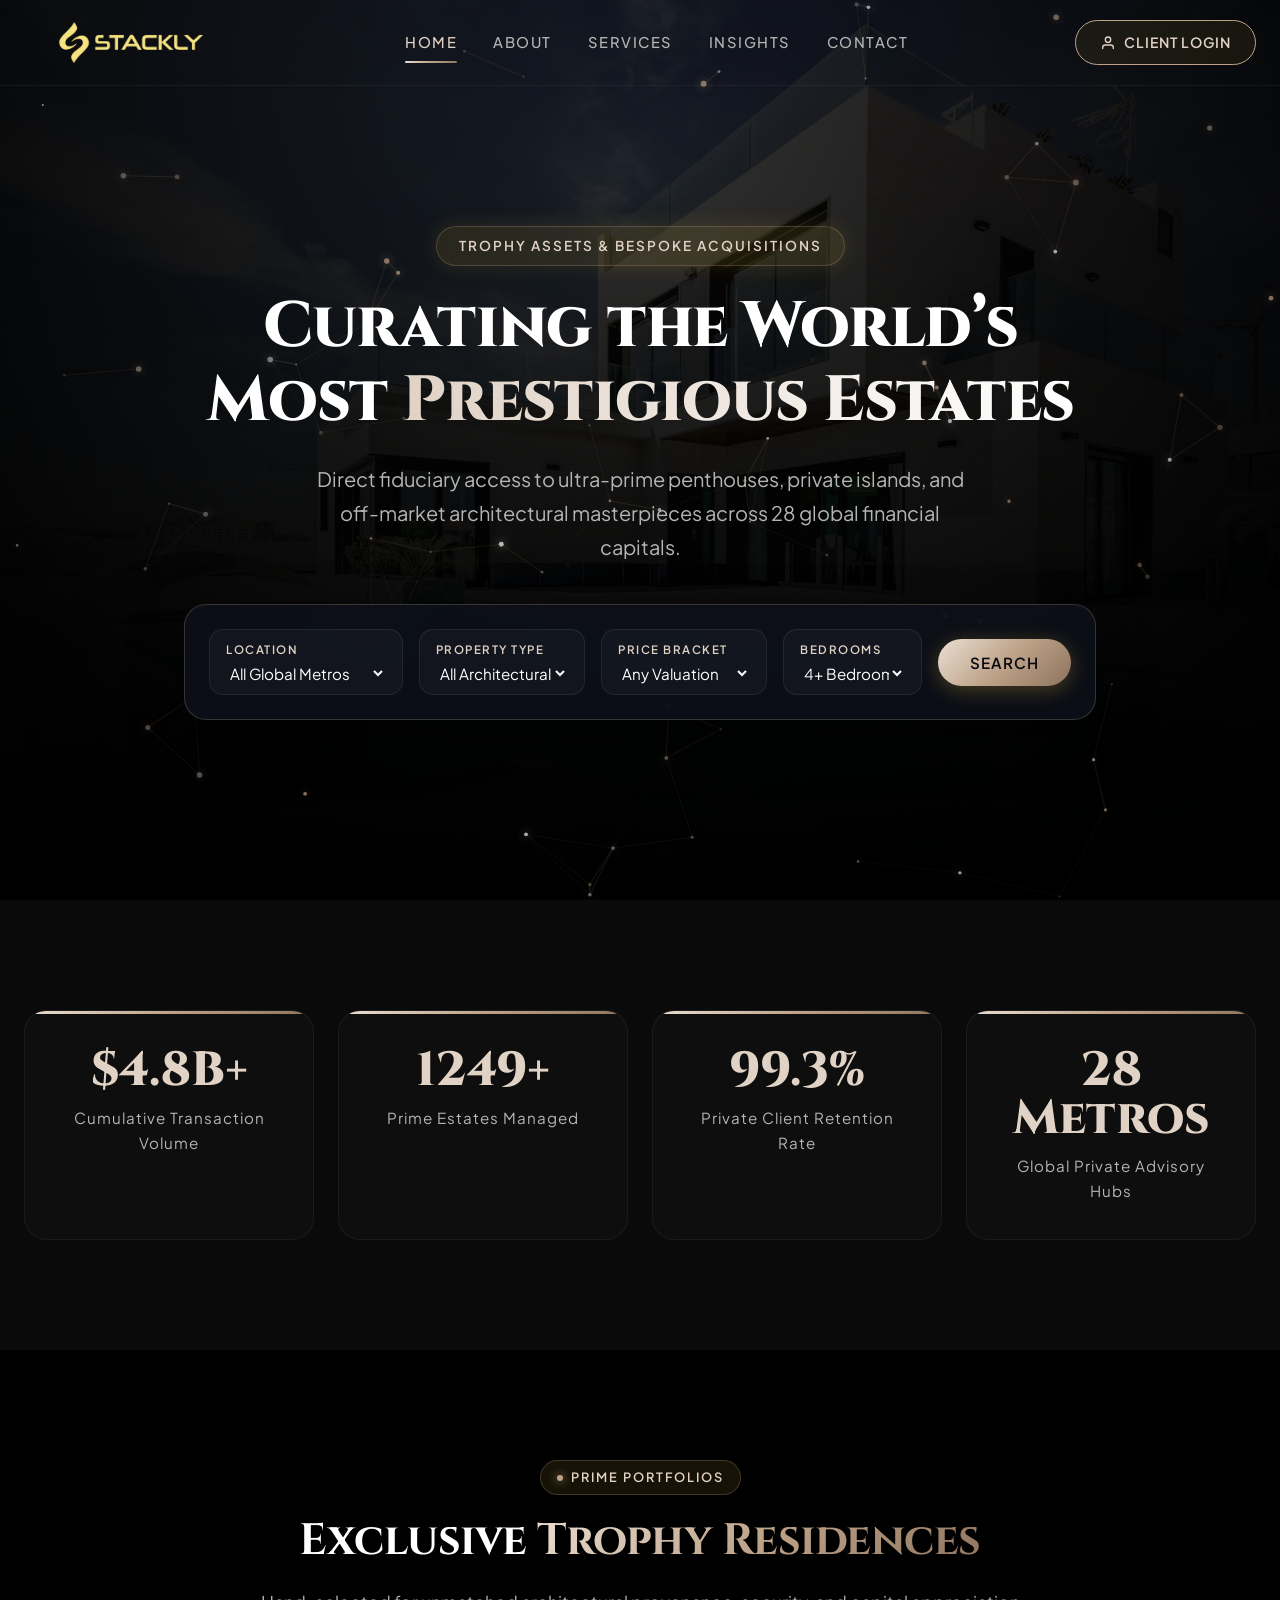
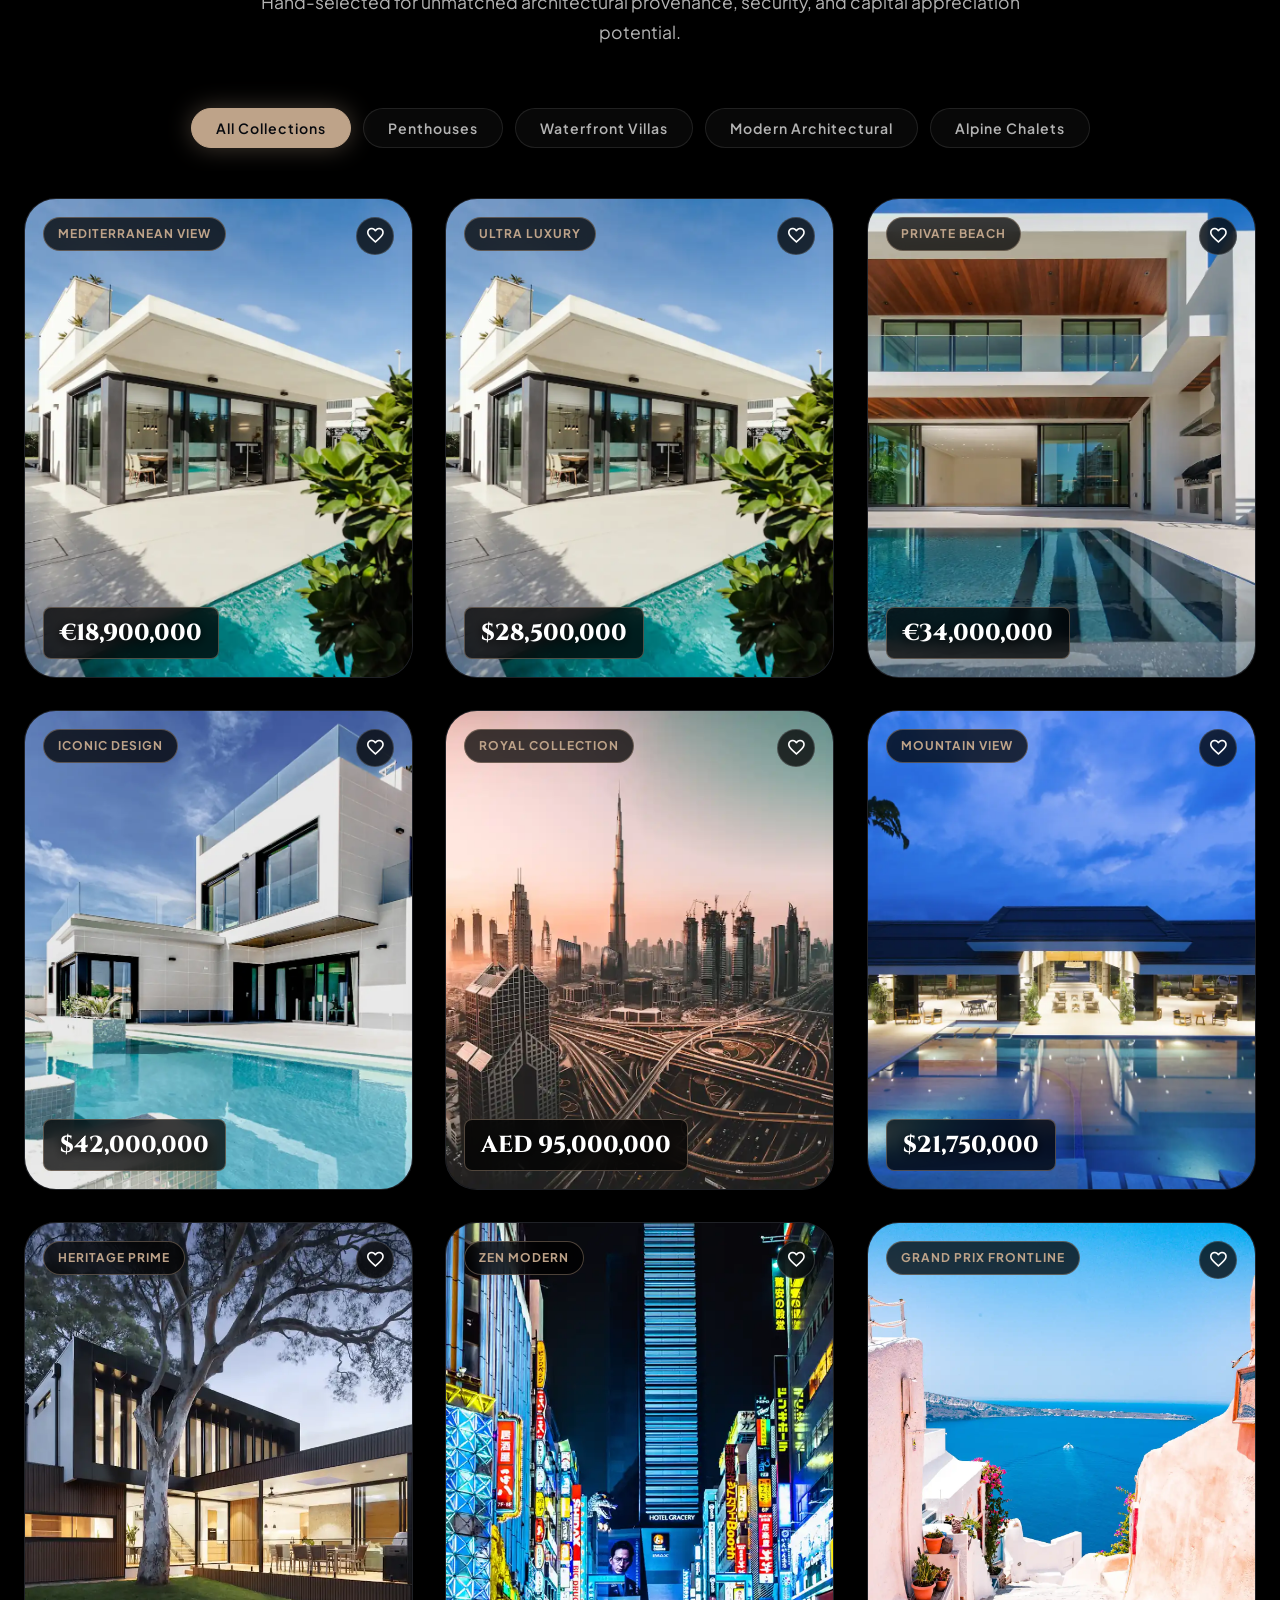
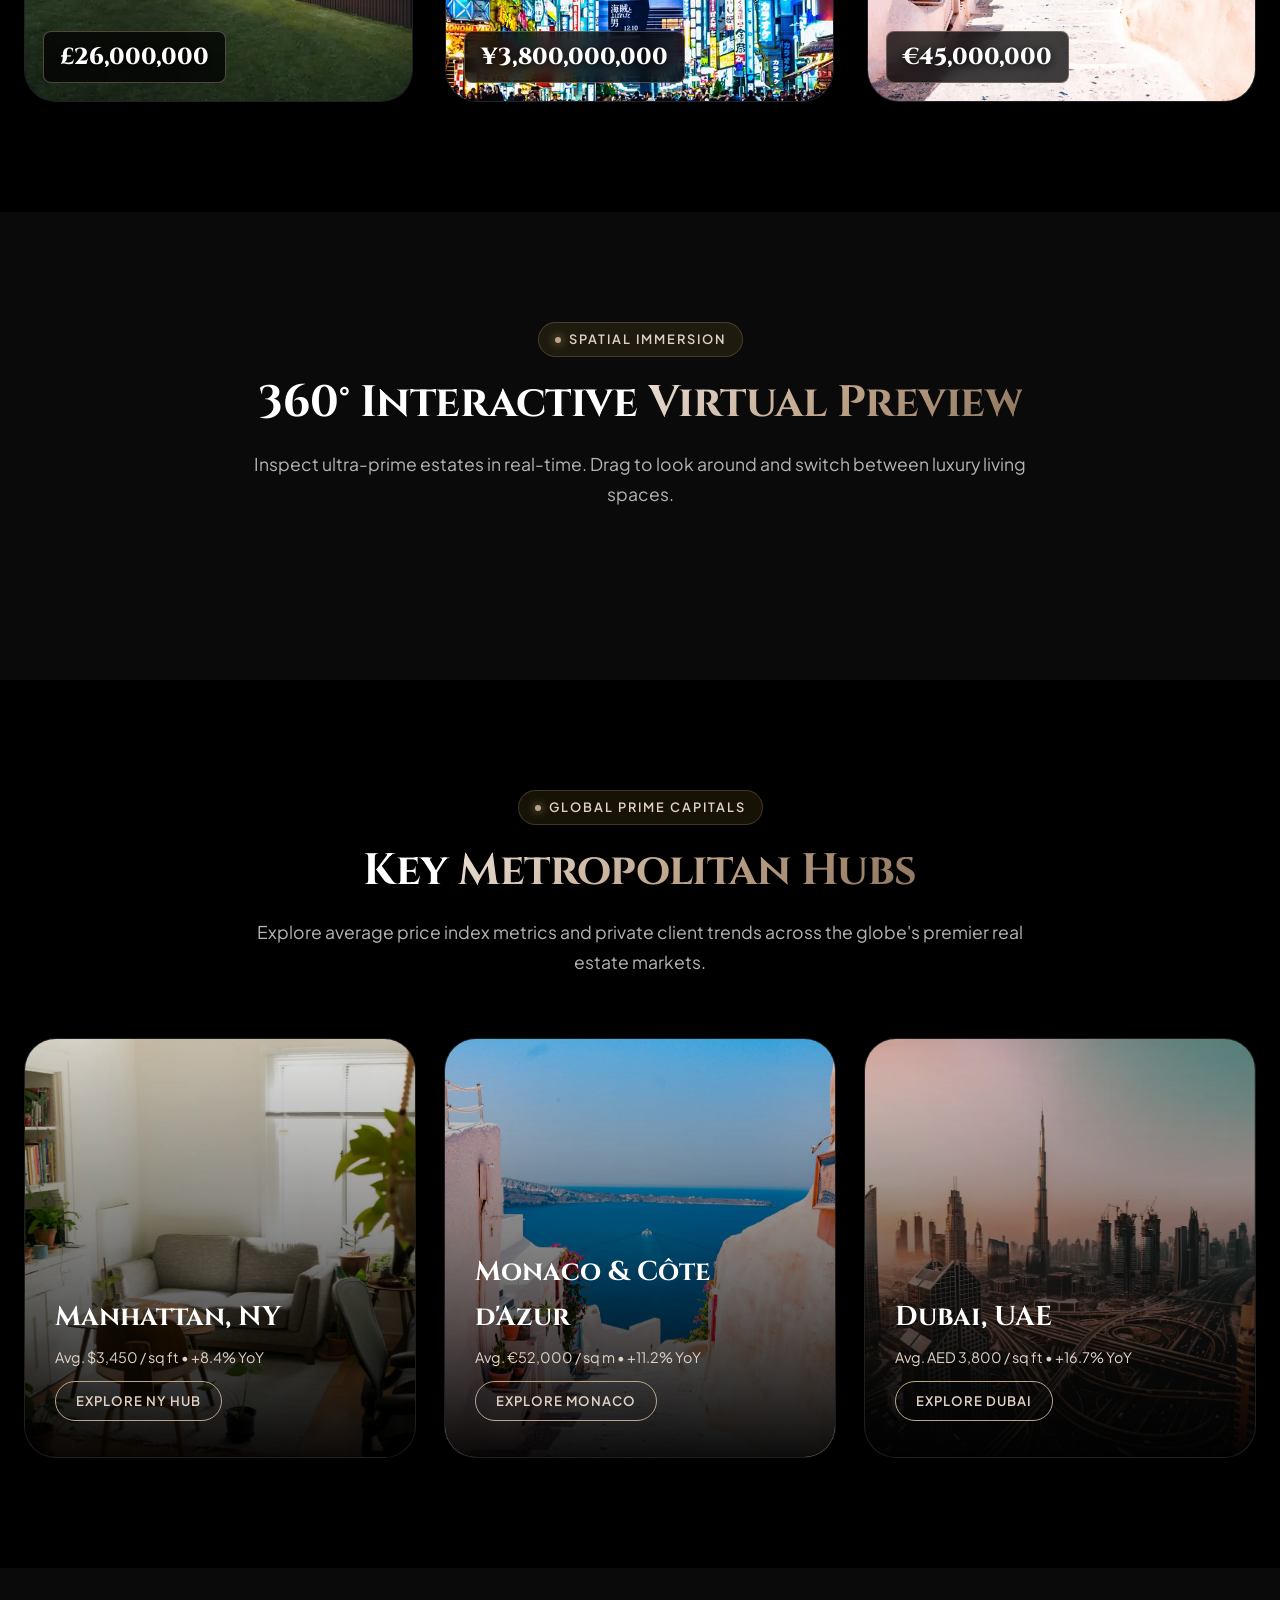
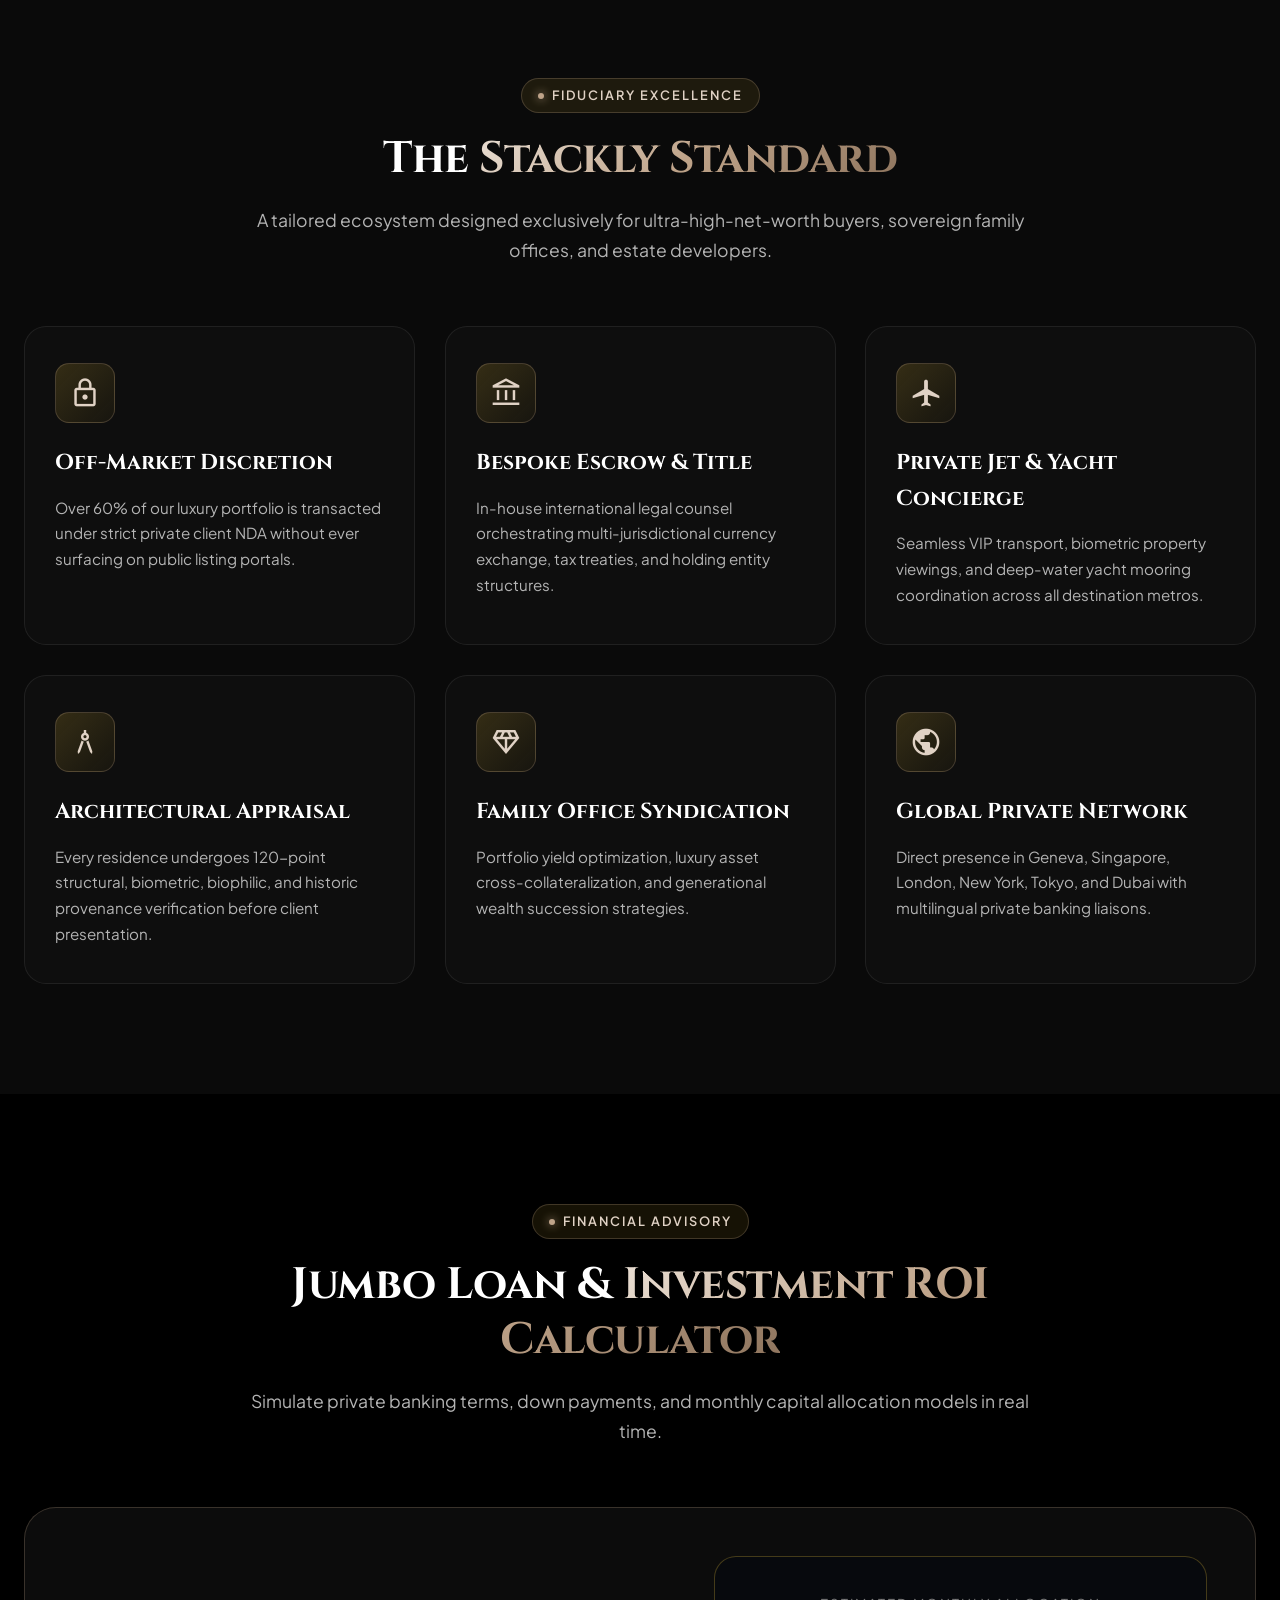
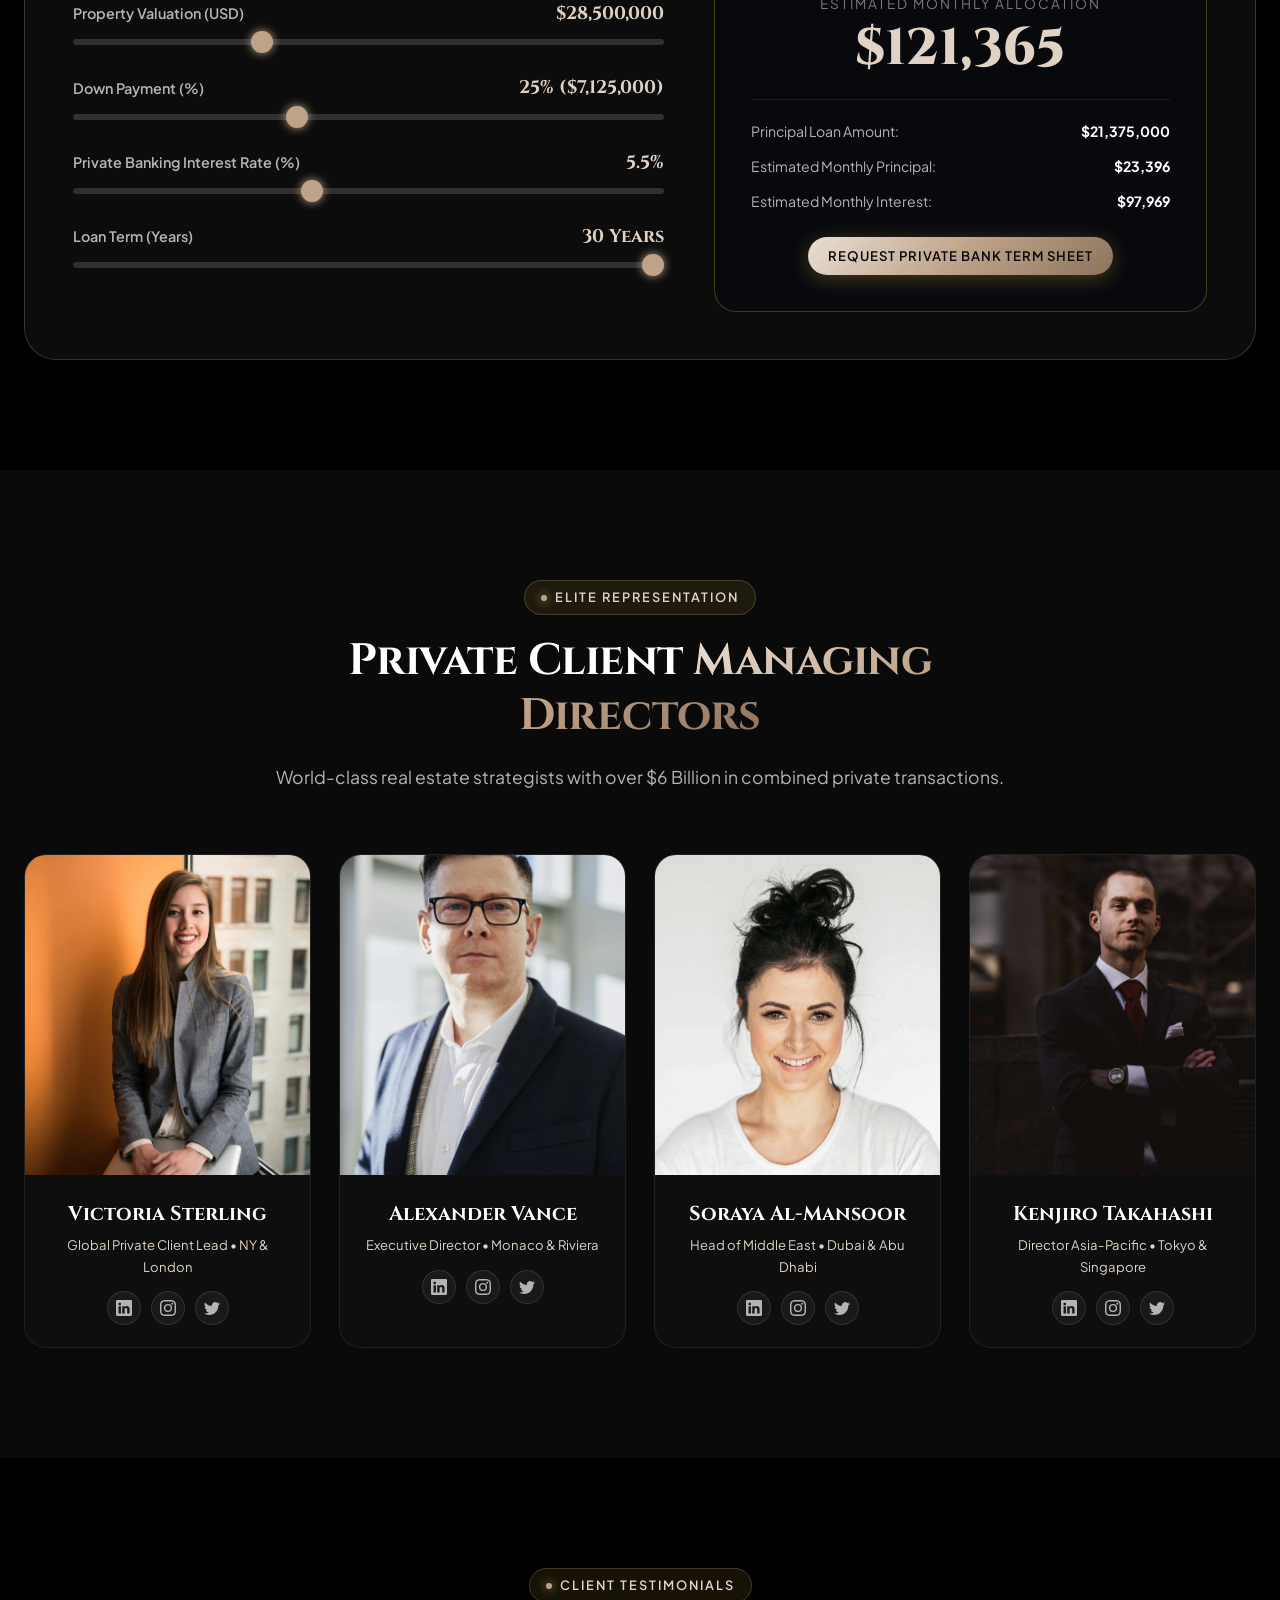
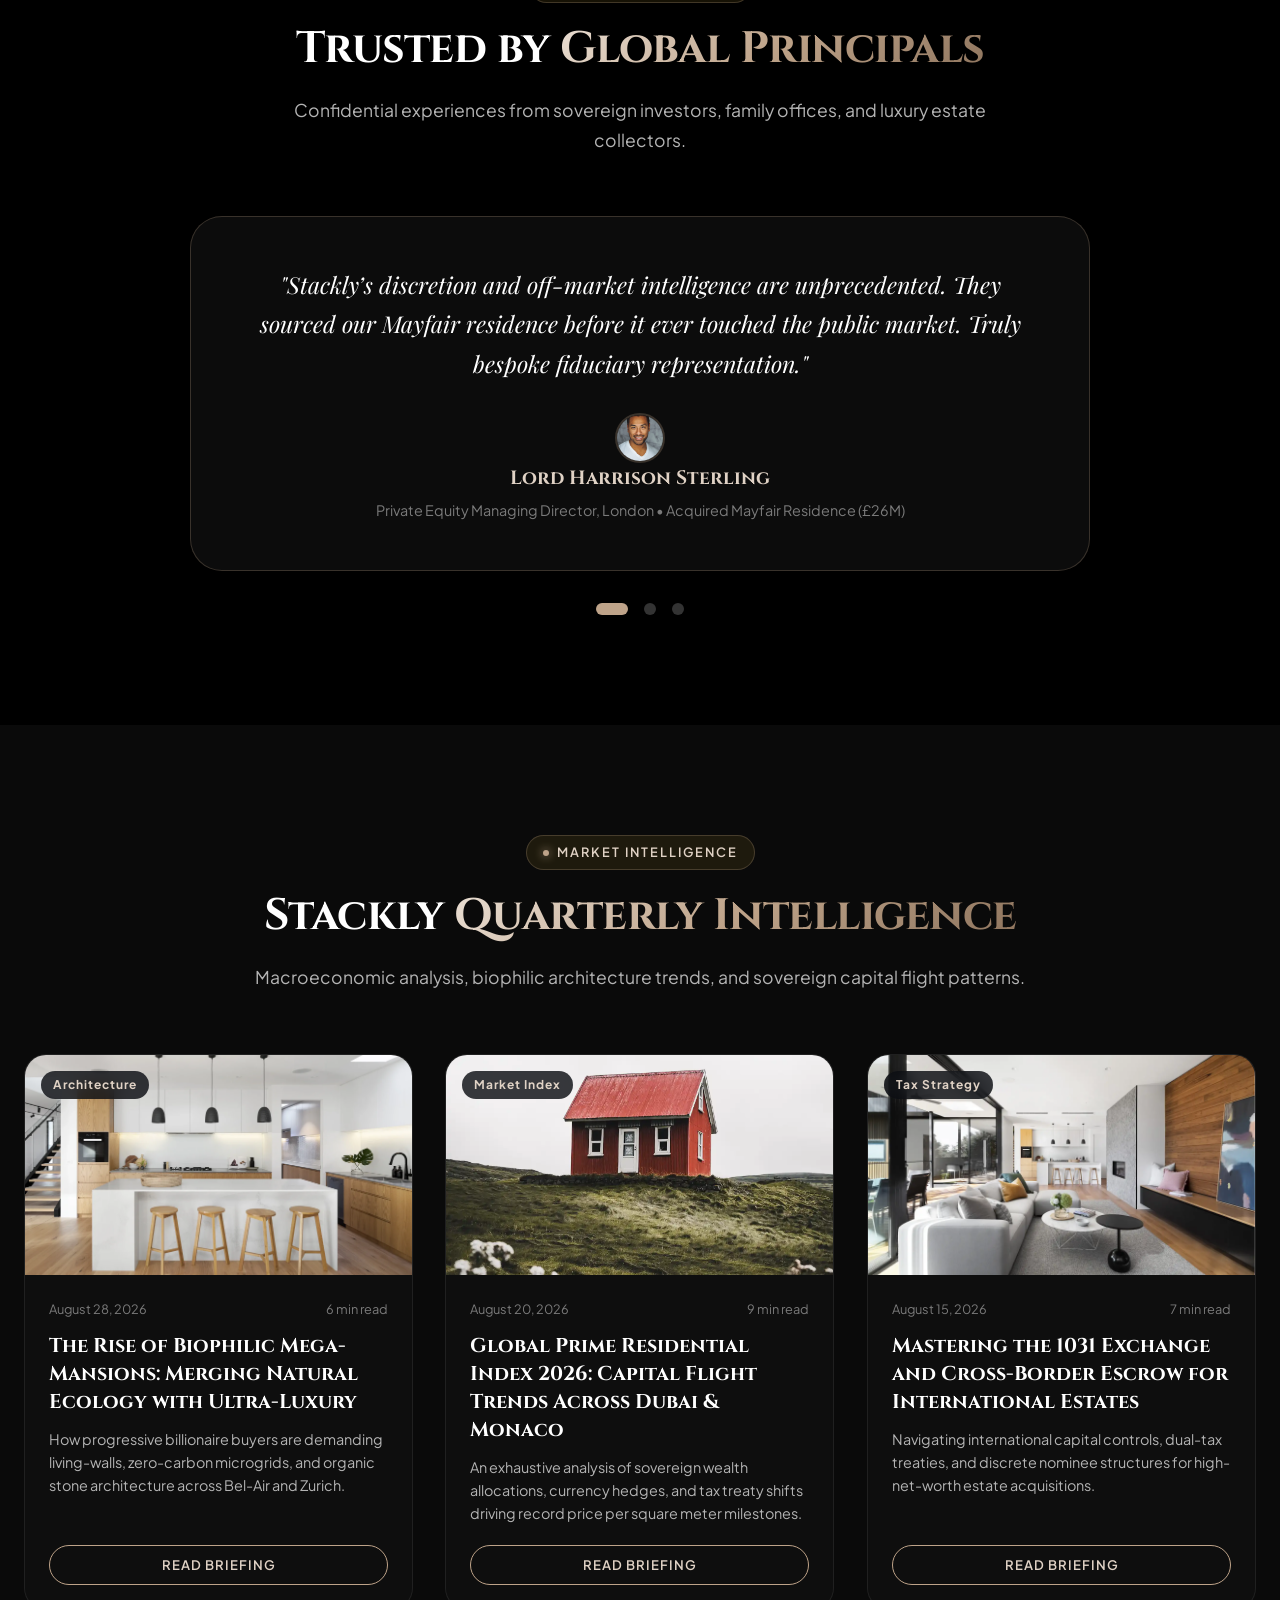
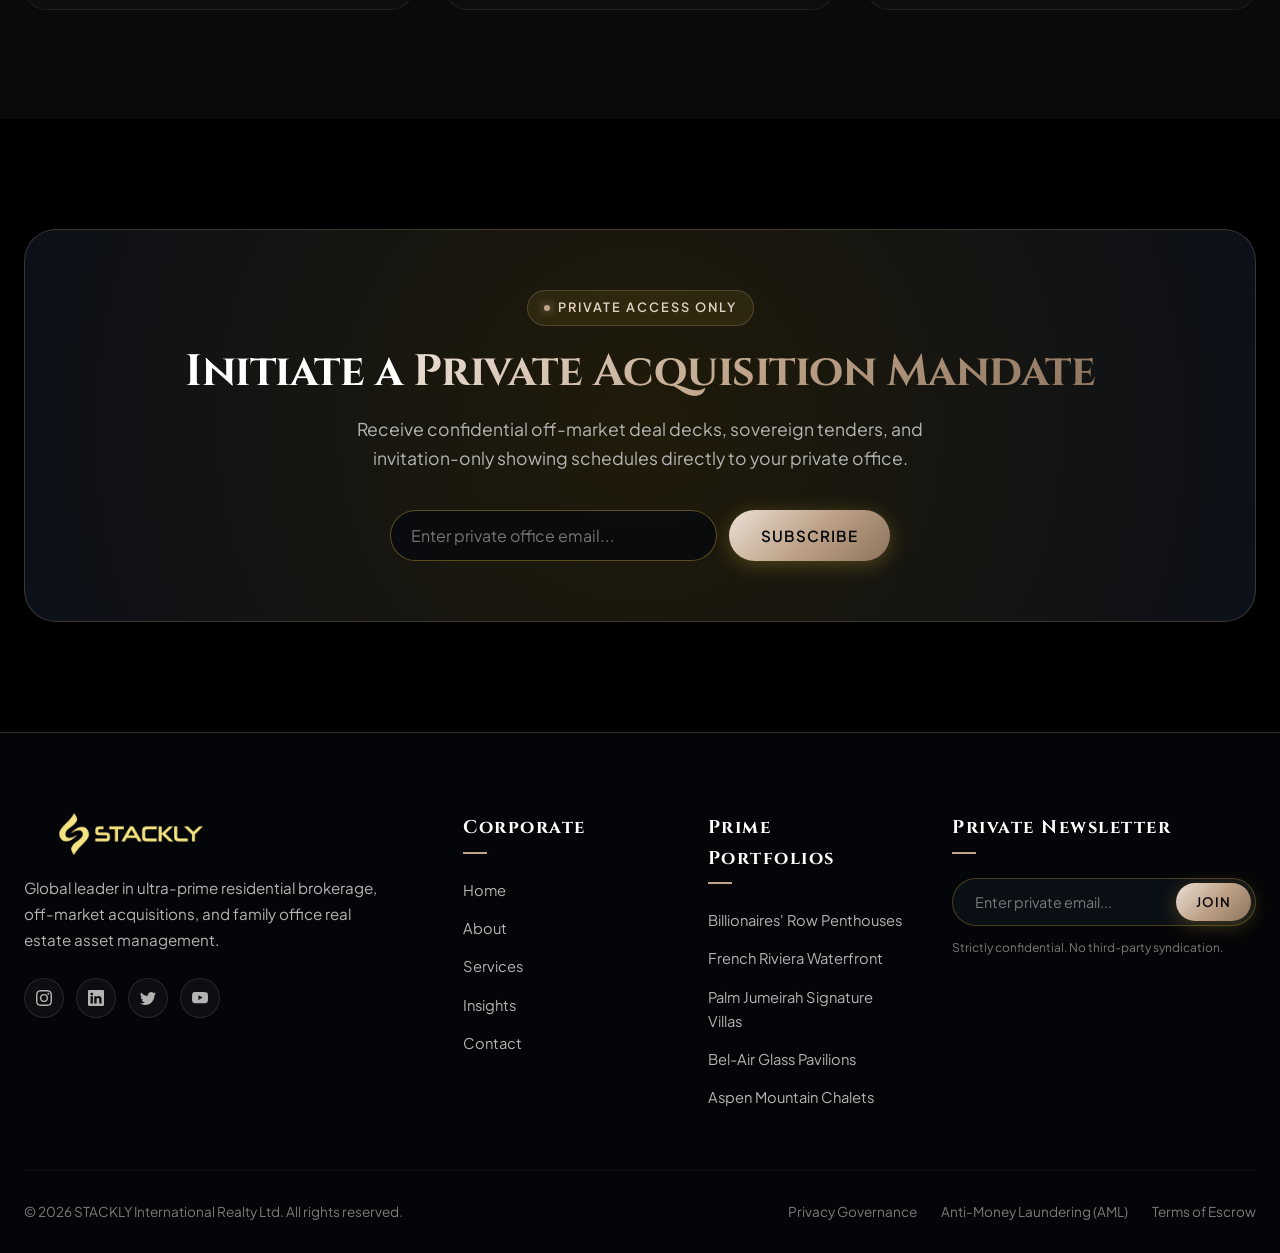
<file: index.html>
<!DOCTYPE html>
<html lang="en">
<head>
  <meta charset="UTF-8">
  <meta name="viewport" content="width=device-width, initial-scale=1.0">
  <title>STACKLY | Ultra-Luxury Real Estate Marketplace & Private Client Advisory</title>
  <meta name="description" content="Discover the world's most prestigious luxury penthouses, waterfront villas, and architectural trophy properties with Stackly.">
  <link rel="stylesheet" href="https://fonts.googleapis.com/css2?family=Material+Symbols+Outlined:opsz,wght,FILL,GRAD@24,400,0,0" />
  <link rel="stylesheet" href="css/style.css">
  <link rel="stylesheet" href="css/components.css">
  <link rel="stylesheet" href="css/animations.css">
</head>
<body>

  <!-- ==========================================================================
       SITE HEADER & NAVIGATION
       ========================================================================== -->
  <header class="site-header">
    <div class="container nav-container">
      <!-- Left side logo specified by user -->
      <a href="index.html" class="nav-logo">
        <img src="./images/logo-dark.webp" alt="STACKLY Logo" class="nav-logo-img" />
        <!-- <div class="nav-logo-fallback" style="display: none;">
          <div class="logo-crest">S</div>
          <div class="logo-text">STACK<span>LY</span></div>
        </div> -->
      </a>

      <!-- Desktop Navigation Menu -->
      <nav class="nav-menu">
        <a href="index.html" class="nav-link active">Home</a>
        <a href="about.html" class="nav-link">About</a>
        <a href="services.html" class="nav-link">Services</a>
        <a href="blog.html" class="nav-link">Insights</a>
        <a href="contact.html" class="nav-link">Contact</a>
      </nav>

      <!-- Desktop Top-Right Actions -->
      <div class="nav-actions">
        <a href="login.html" class="btn-nav-login">
          <svg width="16" height="16" viewBox="0 0 24 24" fill="none" stroke="currentColor" stroke-width="2"><path d="M20 21v-2a4 4 0 0 0-4-4H8a4 4 0 0 0-4 4v2"></path><circle cx="12" cy="7" r="4"></circle></svg>
          Client Login
        </a>
      </div>

      <!-- Mobile Hamburger Button -->
      <button class="nav-hamburger" aria-label="Toggle Navigation">
        <span></span>
        <span></span>
        <span></span>
      </button>
    </div>
  </header>

  <!-- Mobile Navigation Fullscreen Drawer -->
  <div class="mobile-nav-drawer">
    <div class="mobile-drawer-header">
      <a href="index.html" class="mobile-drawer-logo">
        <img src="./images/logo-dark.webp" alt="STACKLY" class="mobile-drawer-logo-img" />
      </a>
      <button class="mobile-drawer-close" aria-label="Close menu">
        <span class="material-symbols-outlined">close</span>
      </button>
    </div>
    <nav class="mobile-nav-links">
      <a href="index.html" class="mobile-nav-link active">Home</a>
      <a href="about.html" class="mobile-nav-link">About</a>
      <a href="services.html" class="mobile-nav-link">Services</a>
      <a href="blog.html" class="mobile-nav-link">Insights</a>
      <a href="contact.html" class="mobile-nav-link">Contact</a>
    </nav>
    <div class="mobile-nav-actions">
      <!-- Login button inside mobile hamburger -->
      <a href="login.html" class="btn-mobile-login">Client & Admin Login</a>
    </div>
  </div>

  <main>
    <!-- ==========================================================================
         SECTION 1: HERO & MULTI-PARAMETER SEARCH BAR
         ========================================================================== -->
    <section class="hero-wrapper">
      <canvas id="heroCanvas" class="hero-bg-canvas"></canvas>
      <div class="container hero-content">
        <div class="hero-badge reveal-fade-up is-revealed">
          <span>Trophy Assets & Bespoke Acquisitions</span>
        </div>
        <h1 class="hero-title reveal-fade-up is-revealed">
          Curating the World’s Most <span class="gold-gradient-text text-shimmer">Prestigious Estates</span>
        </h1>
        <p class="hero-subtitle reveal-fade-up is-revealed">
          Direct fiduciary access to ultra-prime penthouses, private islands, and off-market architectural masterpieces across 28 global financial capitals.
        </p>

        <!-- Luxury Search Component -->
        <div class="luxury-search-box reveal-fade-up is-revealed">
          <!-- <div class="search-tabs">
            <button class="search-tab-btn active">Buy Properties</button>
            <button class="search-tab-btn">Rentals</button>
            <button class="search-tab-btn">Private Islands</button>
            <button class="search-tab-btn">Off-Market</button>
          </div> -->
          <div class="search-inputs-grid">
            <div class="search-input-group">
              <label class="search-label">Location</label>
              <select class="search-select" id="searchLocation">
                <option value="all">All Global Metros</option>
                <option value="manhattan">Manhattan, New York</option>
                <option value="monaco">Monaco & French Riviera</option>
                <option value="dubai">Dubai & Palm Jumeirah</option>
                <option value="beverly-hills">Bel-Air & Beverly Hills</option>
                <option value="london">Mayfair, London</option>
                <option value="aspen">Aspen, Colorado</option>
              </select>
            </div>
            <div class="search-input-group">
              <label class="search-label">Property Type</label>
              <select class="search-select" id="searchType">
                <option value="all">All Architectural Types</option>
                <option value="penthouses">Triplex Penthouses</option>
                <option value="villas">Oceanfront Villas</option>
                <option value="modern">Modern Glass Pavilions</option>
                <option value="alpine">Ski-in/Ski-out Chalets</option>
              </select>
            </div>
            <div class="search-input-group">
              <label class="search-label">Price Bracket</label>
              <select class="search-select" id="searchPrice">
                <option value="all">Any Valuation</option>
                <option value="10-25">$10M – $25M USD</option>
                <option value="25-50">$25M – $50M USD</option>
                <option value="50+">$50M+ Sovereign Trophy</option>
              </select>
            </div>
            <div class="search-input-group">
              <label class="search-label">Bedrooms</label>
              <select class="search-select" id="searchBeds">
                <option value="all">4+ Bedrooms</option>
                <option value="5">5+ Suites</option>
                <option value="6">6+ Suites</option>
                <option value="8">8+ Palace Suite</option>
              </select>
            </div>
            <button class="btn btn-gold" onclick="window.location.href='./404.html'">
              Search
            </button>
          </div>
        </div>
      </div>
    </section>

    <!-- ==========================================================================
         SECTION 2: GLOBAL METRICS & COUNTERS
         ========================================================================== -->
    <section class="section section-dark">
      <div class="container">
        <div class="stats-grid">
          <div class="stat-card reveal-left delay-100">
            <div class="stat-number" data-target="4.8" data-prefix="$" data-suffix="B+" data-decimals="1">$0.0B+</div>
            <div class="stat-label">Cumulative Transaction Volume</div>
          </div>
          <div class="stat-card reveal-left delay-200">
            <div class="stat-number" data-target="1250" data-suffix="+" data-decimals="0">0+</div>
            <div class="stat-label">Prime Estates Managed</div>
          </div>
          <div class="stat-card reveal-right delay-300">
            <div class="stat-number" data-target="99.4" data-suffix="%" data-decimals="1">0.0%</div>
            <div class="stat-label">Private Client Retention Rate</div>
          </div>
          <div class="stat-card reveal-right delay-400">
            <div class="stat-number" data-target="28" data-suffix=" Metros" data-decimals="0">0</div>
            <div class="stat-label">Global Private Advisory Hubs</div>
          </div>
        </div>
      </div>
    </section>

    <!-- ==========================================================================
         SECTION 3: CURATED VIP PROPERTY SHOWCASE
         ========================================================================== -->
    <section class="section">
      <div class="container">
        <div class="section-header reveal-top">
          <span class="section-tag">Prime Portfolios</span>
          <h2 class="section-title">Exclusive <span class="gold-gradient-text">Trophy Residences</span></h2>
          <p class="section-description">Hand-selected for unmatched architectural provenance, security, and capital appreciation potential.</p>
        </div>

        <div class="category-filter-bar reveal-bottom">
          <button class="filter-btn active" data-category="all">All Collections</button>
          <button class="filter-btn" data-category="penthouses">Penthouses</button>
          <button class="filter-btn" data-category="villas">Waterfront Villas</button>
          <button class="filter-btn" data-category="modern">Modern Architectural</button>
          <button class="filter-btn" data-category="alpine">Alpine Chalets</button>
        </div>

        <div class="property-grid" id="featuredPropertyGrid">
          <!-- Dynamic rendering from property-data.js -->
        </div>
      </div>
    </section>
<!-- property -->
    <!-- ==========================================================================
         SECTION 4: 3D VIRTUAL TOUR SIMULATOR
         ========================================================================== -->
    <section class="section section-dark">
      <div class="container">
        <div class="section-header reveal-top">
          <span class="section-tag">Spatial Immersion</span>
          <h2 class="section-title">360° Interactive <span class="gold-gradient-text">Virtual Preview</span></h2>
          <p class="section-description">Inspect ultra-prime estates in real-time. Drag to look around and switch between luxury living spaces.</p>
        </div>

        <!-- <div class="tour-simulator-card reveal-left">
          <div class="tour-screen-wrap">
            <canvas id="virtualTourCanvas" class="tour-screen-canvas"></canvas>
            <div class="tour-controls-bar">
              <button class="tour-btn active" data-room="grand-salon">Grand Living Salon</button>
              <button class="tour-btn" data-room="penthouse-terrace">Sky Infinity Terrace</button>
              <button class="tour-btn" data-room="wine-cellar">Sommelier Wine Vault</button>
            </div>
          </div>
        </div> -->
      </div>
    </section>

    <!-- ==========================================================================
         SECTION 5: GLOBAL NEIGHBORHOOD & METRO PULSE
         ========================================================================== -->
    <section class="section">
      <div class="container">
        <div class="section-header reveal-top">
          <span class="section-tag">Global Prime Capitals</span>
          <h2 class="section-title">Key <span class="gold-gradient-text">Metropolitan Hubs</span></h2>
          <p class="section-description">Explore average price index metrics and private client trends across the globe's premier real estate markets.</p>
        </div>

        <div class="metro-grid">
          <div class="metro-card reveal-left delay-100">
            <img src="./images/manhattan-loft.webp" alt="Manhattan New York" class="metro-card-bg" />
            <div class="metro-card-overlay"></div>
            <div class="metro-card-content">
              <h3 class="metro-card-title">Manhattan, NY</h3>
              <p class="metro-card-stat">Avg. $3,450 / sq ft • +8.4% YoY</p>
              <a href="contact.html?metro=ny" class="btn btn-outline-gold btn-sm">Explore NY Hub</a>
            </div>
          </div>
          <div class="metro-card reveal-bottom delay-200">
            <img src="./images/monaco-harbor.webp" alt="Monaco French Riviera" class="metro-card-bg" />
            <div class="metro-card-overlay"></div>
            <div class="metro-card-content">
              <h3 class="metro-card-title">Monaco & Côte d'Azur</h3>
              <p class="metro-card-stat">Avg. €52,000 / sq m • +11.2% YoY</p>
              <a href="contact.html?metro=monaco" class="btn btn-outline-gold btn-sm">Explore Monaco</a>
            </div>
          </div>
          <div class="metro-card reveal-right delay-300">
            <img src="./images/dubai-residence.webp" alt="Dubai Marina Palm" class="metro-card-bg" />
            <div class="metro-card-overlay"></div>
            <div class="metro-card-content">
              <h3 class="metro-card-title">Dubai, UAE</h3>
              <p class="metro-card-stat">Avg. AED 3,800 / sq ft • +16.7% YoY</p>
              <a href="contact.html?metro=dubai" class="btn btn-outline-gold btn-sm">Explore Dubai</a>
            </div>
          </div>
        </div>
      </div>
    </section>

    <!-- ==========================================================================
         SECTION 6: THE STACKLY ADVANTAGE (WHY CHOOSE US)
         ========================================================================== -->
    <section class="section section-dark">
      <div class="container">
        <div class="section-header">
          <span class="section-tag">Fiduciary Excellence</span>
          <h2 class="section-title">The <span class="gold-gradient-text">Stackly Standard</span></h2>
          <p class="section-description">A tailored ecosystem designed exclusively for ultra-high-net-worth buyers, sovereign family offices, and estate developers.</p>
        </div>

        <div class="advantage-grid">
          <div class="advantage-card">
            <div class="advantage-icon-box">
              <span class="material-symbols-outlined" style="font-size: 2rem;">lock</span>
            </div>
            <h3 class="advantage-title">Off-Market Discretion</h3>
            <p class="advantage-desc">Over 60% of our luxury portfolio is transacted under strict private client NDA without ever surfacing on public listing portals.</p>
          </div>
          <div class="advantage-card">
            <div class="advantage-icon-box">
              <span class="material-symbols-outlined" style="font-size: 2rem;">account_balance</span>
            </div>
            <h3 class="advantage-title">Bespoke Escrow & Title</h3>
            <p class="advantage-desc">In-house international legal counsel orchestrating multi-jurisdictional currency exchange, tax treaties, and holding entity structures.</p>
          </div>
          <div class="advantage-card">
            <div class="advantage-icon-box">
              <span class="material-symbols-outlined" style="font-size: 2rem;">flight</span>
            </div>
            <h3 class="advantage-title">Private Jet & Yacht Concierge</h3>
            <p class="advantage-desc">Seamless VIP transport, biometric property viewings, and deep-water yacht mooring coordination across all destination metros.</p>
          </div>
          <div class="advantage-card">
            <div class="advantage-icon-box">
              <span class="material-symbols-outlined" style="font-size: 2rem;">architecture</span>
            </div>
            <h3 class="advantage-title">Architectural Appraisal</h3>
            <p class="advantage-desc">Every residence undergoes 120-point structural, biometric, biophilic, and historic provenance verification before client presentation.</p>
          </div>
          <div class="advantage-card">
            <div class="advantage-icon-box">
              <span class="material-symbols-outlined" style="font-size: 2rem;">diamond</span>
            </div>
            <h3 class="advantage-title">Family Office Syndication</h3>
            <p class="advantage-desc">Portfolio yield optimization, luxury asset cross-collateralization, and generational wealth succession strategies.</p>
          </div>
          <div class="advantage-card">
            <div class="advantage-icon-box">
              <span class="material-symbols-outlined" style="font-size: 2rem;">public</span>
            </div>
            <h3 class="advantage-title">Global Private Network</h3>
            <p class="advantage-desc">Direct presence in Geneva, Singapore, London, New York, Tokyo, and Dubai with multilingual private banking liaisons.</p>
          </div>
        </div>
      </div>
    </section>

    <!-- ==========================================================================
         SECTION 7: SMART MORTGAGE & ROI CALCULATOR
         ========================================================================== -->
    <section class="section">
      <div class="container">
        <div class="section-header">
          <span class="section-tag">Financial Advisory</span>
          <h2 class="section-title">Jumbo Loan & <span class="gold-gradient-text">Investment ROI Calculator</span></h2>
          <p class="section-description">Simulate private banking terms, down payments, and monthly capital allocation models in real time.</p>
        </div>

        <div class="calc-card">
          <div class="calc-sliders">
            <div class="slider-group">
              <div class="slider-header">
                <span class="slider-label">Property Valuation (USD)</span>
                <span class="slider-value" id="calcPriceVal">$28,500,000</span>
              </div>
              <input type="range" class="calc-range" id="calcPrice" min="5000000" max="80000000" step="500000" value="28500000">
            </div>
            <div class="slider-group">
              <div class="slider-header">
                <span class="slider-label">Down Payment (%)</span>
                <span class="slider-value" id="calcDownVal">25% ($7,125,000)</span>
              </div>
              <input type="range" class="calc-range" id="calcDown" min="10" max="50" step="5" value="25">
            </div>
            <div class="slider-group">
              <div class="slider-header">
                <span class="slider-label">Private Banking Interest Rate (%)</span>
                <span class="slider-value" id="calcRateVal">5.5%</span>
              </div>
              <input type="range" class="calc-range" id="calcRate" min="2.5" max="10.0" step="0.1" value="5.5">
            </div>
            <div class="slider-group">
              <div class="slider-header">
                <span class="slider-label">Loan Term (Years)</span>
                <span class="slider-value" id="calcTermVal">30 Years</span>
              </div>
              <input type="range" class="calc-range" id="calcTerm" min="10" max="30" step="5" value="30">
            </div>
          </div>

          <div class="calc-result-box">
            <div class="calc-monthly-label">Estimated Monthly Allocation</div>
            <div class="calc-monthly-val" id="calcMonthlyPayment">$121,364</div>
            <div class="calc-breakdown-list">
              <div class="calc-breakdown-item">
                <span>Principal Loan Amount:</span>
                <span id="calcLoanAmount" style="color: #fff; font-weight: 700;">$21,375,000</span>
              </div>
              <div class="calc-breakdown-item">
                <span>Estimated Monthly Principal:</span>
                <span id="calcPrincipalPayment" style="color: #fff; font-weight: 700;">$23,393</span>
              </div>
              <div class="calc-breakdown-item">
                <span>Estimated Monthly Interest:</span>
                <span id="calcInterestPayment" style="color: #fff; font-weight: 700;">$97,971</span>
              </div>
            </div>
            <a href="contact.html?service=jumbo-loan" class="btn btn-gold btn-sm">Request Private Bank Term Sheet</a>
          </div>
        </div>
      </div>
    </section>

    <!-- ==========================================================================
         SECTION 8: ELITE PRIVATE CLIENT ADVISORS
         ========================================================================== -->
    <section class="section section-dark">
      <div class="container">
        <div class="section-header">
          <span class="section-tag">Elite Representation</span>
          <h2 class="section-title">Private Client <span class="gold-gradient-text">Managing Directors</span></h2>
          <p class="section-description">World-class real estate strategists with over $6 Billion in combined private transactions.</p>
        </div>

        <div class="agent-grid">
          <div class="agent-card">
            <div class="agent-img-wrap">
              <img src="./images/agent-1.webp" alt="Victoria Sterling" class="agent-img" />
            </div>
            <div class="agent-info">
              <h3 class="agent-name">Victoria Sterling</h3>
              <p class="agent-role">Global Private Client Lead • NY & London</p>
              <div class="agent-socials">
                <a href="404.html" class="agent-social-btn" title="LinkedIn"><svg xmlns="http://www.w3.org/2000/svg" width="16" height="16" fill="currentColor" class="bi bi-linkedin" viewBox="0 0 16 16">
  <path d="M0 1.146C0 .513.526 0 1.175 0h13.65C15.474 0 16 .513 16 1.146v13.708c0 .633-.526 1.146-1.175 1.146H1.175C.526 16 0 15.487 0 14.854zm4.943 12.248V6.169H2.542v7.225zm-1.2-8.212c.837 0 1.358-.554 1.358-1.248-.015-.709-.52-1.248-1.342-1.248S2.4 3.226 2.4 3.934c0 .694.521 1.248 1.327 1.248zm4.908 8.212V9.359c0-.216.016-.432.08-.586.173-.431.568-.878 1.232-.878.869 0 1.216.662 1.216 1.634v3.865h2.401V9.25c0-2.22-1.184-3.252-2.764-3.252-1.274 0-1.845.7-2.165 1.193v.025h-.016l.016-.025V6.169h-2.4c.03.678 0 7.225 0 7.225z"/>
</svg></a>
                <a href="404.html" class="agent-social-btn" title="Instagram"><svg xmlns="http://www.w3.org/2000/svg" width="16" height="16" fill="currentColor" class="bi bi-instagram" viewBox="0 0 16 16">
  <path d="M8 0C5.829 0 5.556.01 4.703.048 3.85.088 3.269.222 2.76.42a3.9 3.9 0 0 0-1.417.923A3.9 3.9 0 0 0 .42 2.76C.222 3.268.087 3.85.048 4.7.01 5.555 0 5.827 0 8.001c0 2.172.01 2.444.048 3.297.04.852.174 1.433.372 1.942.205.526.478.972.923 1.417.444.445.89.719 1.416.923.51.198 1.09.333 1.942.372C5.555 15.99 5.827 16 8 16s2.444-.01 3.298-.048c.851-.04 1.434-.174 1.943-.372a3.9 3.9 0 0 0 1.416-.923c.445-.445.718-.891.923-1.417.197-.509.332-1.09.372-1.942C15.99 10.445 16 10.173 16 8s-.01-2.445-.048-3.299c-.04-.851-.175-1.433-.372-1.941a3.9 3.9 0 0 0-.923-1.417A3.9 3.9 0 0 0 13.24.42c-.51-.198-1.092-.333-1.943-.372C10.443.01 10.172 0 7.998 0zm-.717 1.442h.718c2.136 0 2.389.007 3.232.046.78.035 1.204.166 1.486.275.373.145.64.319.92.599s.453.546.598.92c.11.281.24.705.275 1.485.039.843.047 1.096.047 3.231s-.008 2.389-.047 3.232c-.035.78-.166 1.203-.275 1.485a2.5 2.5 0 0 1-.599.919c-.28.28-.546.453-.92.598-.28.11-.704.24-1.485.276-.843.038-1.096.047-3.232.047s-2.39-.009-3.233-.047c-.78-.036-1.203-.166-1.485-.276a2.5 2.5 0 0 1-.92-.598 2.5 2.5 0 0 1-.6-.92c-.109-.281-.24-.705-.275-1.485-.038-.843-.046-1.096-.046-3.233s.008-2.388.046-3.231c.036-.78.166-1.204.276-1.486.145-.373.319-.64.599-.92s.546-.453.92-.598c.282-.11.705-.24 1.485-.276.738-.034 1.024-.044 2.515-.045zm4.988 1.328a.96.96 0 1 0 0 1.92.96.96 0 0 0 0-1.92m-4.27 1.122a4.109 4.109 0 1 0 0 8.217 4.109 4.109 0 0 0 0-8.217m0 1.441a2.667 2.667 0 1 1 0 5.334 2.667 2.667 0 0 1 0-5.334"/>
</svg></a>
                <a href="404.html" class="agent-social-btn" title="Twitter"><svg xmlns="http://www.w3.org/2000/svg" width="16" height="16" fill="currentColor" class="bi bi-twitter" viewBox="0 0 16 16">
  <path d="M5.026 15c6.038 0 9.341-5.003 9.341-9.334q.002-.211-.006-.422A6.7 6.7 0 0 0 16 3.542a6.7 6.7 0 0 1-1.889.518 3.3 3.3 0 0 0 1.447-1.817 6.5 6.5 0 0 1-2.087.793A3.286 3.286 0 0 0 7.875 6.03a9.32 9.32 0 0 1-6.767-3.429 3.29 3.29 0 0 0 1.018 4.382A3.3 3.3 0 0 1 .64 6.575v.045a3.29 3.29 0 0 0 2.632 3.218 3.2 3.2 0 0 1-.865.115 3 3 0 0 1-.614-.057 3.28 3.28 0 0 0 3.067 2.277A6.6 6.6 0 0 1 .78 13.58a6 6 0 0 1-.78-.045A9.34 9.34 0 0 0 5.026 15"/>
</svg></a>
              </div>
            </div>
          </div>
          <div class="agent-card">
            <div class="agent-img-wrap">
              <img src="./images/agent-2.webp" alt="Alexander Vance" class="agent-img" />
            </div>
            <div class="agent-info">
              <h3 class="agent-name">Alexander Vance</h3>
              <p class="agent-role">Executive Director • Monaco & Riviera</p>
              <div class="agent-socials">
                <a href="404.html" class="agent-social-btn" title="LinkedIn"><svg xmlns="http://www.w3.org/2000/svg" width="16" height="16" fill="currentColor" class="bi bi-linkedin" viewBox="0 0 16 16">
  <path d="M0 1.146C0 .513.526 0 1.175 0h13.65C15.474 0 16 .513 16 1.146v13.708c0 .633-.526 1.146-1.175 1.146H1.175C.526 16 0 15.487 0 14.854zm4.943 12.248V6.169H2.542v7.225zm-1.2-8.212c.837 0 1.358-.554 1.358-1.248-.015-.709-.52-1.248-1.342-1.248S2.4 3.226 2.4 3.934c0 .694.521 1.248 1.327 1.248zm4.908 8.212V9.359c0-.216.016-.432.08-.586.173-.431.568-.878 1.232-.878.869 0 1.216.662 1.216 1.634v3.865h2.401V9.25c0-2.22-1.184-3.252-2.764-3.252-1.274 0-1.845.7-2.165 1.193v.025h-.016l.016-.025V6.169h-2.4c.03.678 0 7.225 0 7.225z"/>
</svg></a>
                <a href="404.html" class="agent-social-btn" title="Instagram"><svg xmlns="http://www.w3.org/2000/svg" width="16" height="16" fill="currentColor" class="bi bi-instagram" viewBox="0 0 16 16">
  <path d="M8 0C5.829 0 5.556.01 4.703.048 3.85.088 3.269.222 2.76.42a3.9 3.9 0 0 0-1.417.923A3.9 3.9 0 0 0 .42 2.76C.222 3.268.087 3.85.048 4.7.01 5.555 0 5.827 0 8.001c0 2.172.01 2.444.048 3.297.04.852.174 1.433.372 1.942.205.526.478.972.923 1.417.444.445.89.719 1.416.923.51.198 1.09.333 1.942.372C5.555 15.99 5.827 16 8 16s2.444-.01 3.298-.048c.851-.04 1.434-.174 1.943-.372a3.9 3.9 0 0 0 1.416-.923c.445-.445.718-.891.923-1.417.197-.509.332-1.09.372-1.942C15.99 10.445 16 10.173 16 8s-.01-2.445-.048-3.299c-.04-.851-.175-1.433-.372-1.941a3.9 3.9 0 0 0-.923-1.417A3.9 3.9 0 0 0 13.24.42c-.51-.198-1.092-.333-1.943-.372C10.443.01 10.172 0 7.998 0zm-.717 1.442h.718c2.136 0 2.389.007 3.232.046.78.035 1.204.166 1.486.275.373.145.64.319.92.599s.453.546.598.92c.11.281.24.705.275 1.485.039.843.047 1.096.047 3.231s-.008 2.389-.047 3.232c-.035.78-.166 1.203-.275 1.485a2.5 2.5 0 0 1-.599.919c-.28.28-.546.453-.92.598-.28.11-.704.24-1.485.276-.843.038-1.096.047-3.232.047s-2.39-.009-3.233-.047c-.78-.036-1.203-.166-1.485-.276a2.5 2.5 0 0 1-.92-.598 2.5 2.5 0 0 1-.6-.92c-.109-.281-.24-.705-.275-1.485-.038-.843-.046-1.096-.046-3.233s.008-2.388.046-3.231c.036-.78.166-1.204.276-1.486.145-.373.319-.64.599-.92s.546-.453.92-.598c.282-.11.705-.24 1.485-.276.738-.034 1.024-.044 2.515-.045zm4.988 1.328a.96.96 0 1 0 0 1.92.96.96 0 0 0 0-1.92m-4.27 1.122a4.109 4.109 0 1 0 0 8.217 4.109 4.109 0 0 0 0-8.217m0 1.441a2.667 2.667 0 1 1 0 5.334 2.667 2.667 0 0 1 0-5.334"/>
</svg></a>
                <a href="404.html" class="agent-social-btn" title="Twitter"><svg xmlns="http://www.w3.org/2000/svg" width="16" height="16" fill="currentColor" class="bi bi-twitter" viewBox="0 0 16 16">
  <path d="M5.026 15c6.038 0 9.341-5.003 9.341-9.334q.002-.211-.006-.422A6.7 6.7 0 0 0 16 3.542a6.7 6.7 0 0 1-1.889.518 3.3 3.3 0 0 0 1.447-1.817 6.5 6.5 0 0 1-2.087.793A3.286 3.286 0 0 0 7.875 6.03a9.32 9.32 0 0 1-6.767-3.429 3.29 3.29 0 0 0 1.018 4.382A3.3 3.3 0 0 1 .64 6.575v.045a3.29 3.29 0 0 0 2.632 3.218 3.2 3.2 0 0 1-.865.115 3 3 0 0 1-.614-.057 3.28 3.28 0 0 0 3.067 2.277A6.6 6.6 0 0 1 .78 13.58a6 6 0 0 1-.78-.045A9.34 9.34 0 0 0 5.026 15"/>
</svg></a>
              </div>
            </div>
          </div>
          <div class="agent-card">
            <div class="agent-img-wrap">
              <img src="./images/agent-3.webp" alt="Soraya Al-Mansoor" class="agent-img" />
            </div>
            <div class="agent-info">
              <h3 class="agent-name">Soraya Al-Mansoor</h3>
              <p class="agent-role">Head of Middle East • Dubai & Abu Dhabi</p>
              <div class="agent-socials">
                <a href="404.html" class="agent-social-btn" title="LinkedIn"><svg xmlns="http://www.w3.org/2000/svg" width="16" height="16" fill="currentColor" class="bi bi-linkedin" viewBox="0 0 16 16">
  <path d="M0 1.146C0 .513.526 0 1.175 0h13.65C15.474 0 16 .513 16 1.146v13.708c0 .633-.526 1.146-1.175 1.146H1.175C.526 16 0 15.487 0 14.854zm4.943 12.248V6.169H2.542v7.225zm-1.2-8.212c.837 0 1.358-.554 1.358-1.248-.015-.709-.52-1.248-1.342-1.248S2.4 3.226 2.4 3.934c0 .694.521 1.248 1.327 1.248zm4.908 8.212V9.359c0-.216.016-.432.08-.586.173-.431.568-.878 1.232-.878.869 0 1.216.662 1.216 1.634v3.865h2.401V9.25c0-2.22-1.184-3.252-2.764-3.252-1.274 0-1.845.7-2.165 1.193v.025h-.016l.016-.025V6.169h-2.4c.03.678 0 7.225 0 7.225z"/>
</svg></a>
                <a href="404.html" class="agent-social-btn" title="Instagram"><svg xmlns="http://www.w3.org/2000/svg" width="16" height="16" fill="currentColor" class="bi bi-instagram" viewBox="0 0 16 16">
  <path d="M8 0C5.829 0 5.556.01 4.703.048 3.85.088 3.269.222 2.76.42a3.9 3.9 0 0 0-1.417.923A3.9 3.9 0 0 0 .42 2.76C.222 3.268.087 3.85.048 4.7.01 5.555 0 5.827 0 8.001c0 2.172.01 2.444.048 3.297.04.852.174 1.433.372 1.942.205.526.478.972.923 1.417.444.445.89.719 1.416.923.51.198 1.09.333 1.942.372C5.555 15.99 5.827 16 8 16s2.444-.01 3.298-.048c.851-.04 1.434-.174 1.943-.372a3.9 3.9 0 0 0 1.416-.923c.445-.445.718-.891.923-1.417.197-.509.332-1.09.372-1.942C15.99 10.445 16 10.173 16 8s-.01-2.445-.048-3.299c-.04-.851-.175-1.433-.372-1.941a3.9 3.9 0 0 0-.923-1.417A3.9 3.9 0 0 0 13.24.42c-.51-.198-1.092-.333-1.943-.372C10.443.01 10.172 0 7.998 0zm-.717 1.442h.718c2.136 0 2.389.007 3.232.046.78.035 1.204.166 1.486.275.373.145.64.319.92.599s.453.546.598.92c.11.281.24.705.275 1.485.039.843.047 1.096.047 3.231s-.008 2.389-.047 3.232c-.035.78-.166 1.203-.275 1.485a2.5 2.5 0 0 1-.599.919c-.28.28-.546.453-.92.598-.28.11-.704.24-1.485.276-.843.038-1.096.047-3.232.047s-2.39-.009-3.233-.047c-.78-.036-1.203-.166-1.485-.276a2.5 2.5 0 0 1-.92-.598 2.5 2.5 0 0 1-.6-.92c-.109-.281-.24-.705-.275-1.485-.038-.843-.046-1.096-.046-3.233s.008-2.388.046-3.231c.036-.78.166-1.204.276-1.486.145-.373.319-.64.599-.92s.546-.453.92-.598c.282-.11.705-.24 1.485-.276.738-.034 1.024-.044 2.515-.045zm4.988 1.328a.96.96 0 1 0 0 1.92.96.96 0 0 0 0-1.92m-4.27 1.122a4.109 4.109 0 1 0 0 8.217 4.109 4.109 0 0 0 0-8.217m0 1.441a2.667 2.667 0 1 1 0 5.334 2.667 2.667 0 0 1 0-5.334"/>
</svg></a>
                <a href="404.html" class="agent-social-btn" title="Twitter"><svg xmlns="http://www.w3.org/2000/svg" width="16" height="16" fill="currentColor" class="bi bi-twitter" viewBox="0 0 16 16">
  <path d="M5.026 15c6.038 0 9.341-5.003 9.341-9.334q.002-.211-.006-.422A6.7 6.7 0 0 0 16 3.542a6.7 6.7 0 0 1-1.889.518 3.3 3.3 0 0 0 1.447-1.817 6.5 6.5 0 0 1-2.087.793A3.286 3.286 0 0 0 7.875 6.03a9.32 9.32 0 0 1-6.767-3.429 3.29 3.29 0 0 0 1.018 4.382A3.3 3.3 0 0 1 .64 6.575v.045a3.29 3.29 0 0 0 2.632 3.218 3.2 3.2 0 0 1-.865.115 3 3 0 0 1-.614-.057 3.28 3.28 0 0 0 3.067 2.277A6.6 6.6 0 0 1 .78 13.58a6 6 0 0 1-.78-.045A9.34 9.34 0 0 0 5.026 15"/>
</svg></a>
              </div>
            </div>
          </div>
          <div class="agent-card">
            <div class="agent-img-wrap">
              <img src="./images/agent-4.webp" alt="Kenjiro Takahashi" class="agent-img" />
            </div>
            <div class="agent-info">
              <h3 class="agent-name">Kenjiro Takahashi</h3>
              <p class="agent-role">Director Asia-Pacific • Tokyo & Singapore</p>
              <div class="agent-socials">
                <a href="404.html" class="agent-social-btn" title="LinkedIn"><svg xmlns="http://www.w3.org/2000/svg" width="16" height="16" fill="currentColor" class="bi bi-linkedin" viewBox="0 0 16 16">
  <path d="M0 1.146C0 .513.526 0 1.175 0h13.65C15.474 0 16 .513 16 1.146v13.708c0 .633-.526 1.146-1.175 1.146H1.175C.526 16 0 15.487 0 14.854zm4.943 12.248V6.169H2.542v7.225zm-1.2-8.212c.837 0 1.358-.554 1.358-1.248-.015-.709-.52-1.248-1.342-1.248S2.4 3.226 2.4 3.934c0 .694.521 1.248 1.327 1.248zm4.908 8.212V9.359c0-.216.016-.432.08-.586.173-.431.568-.878 1.232-.878.869 0 1.216.662 1.216 1.634v3.865h2.401V9.25c0-2.22-1.184-3.252-2.764-3.252-1.274 0-1.845.7-2.165 1.193v.025h-.016l.016-.025V6.169h-2.4c.03.678 0 7.225 0 7.225z"/>
</svg></a>
                <a href="404.html" class="agent-social-btn" title="Instagram"><svg xmlns="http://www.w3.org/2000/svg" width="16" height="16" fill="currentColor" class="bi bi-instagram" viewBox="0 0 16 16">
  <path d="M8 0C5.829 0 5.556.01 4.703.048 3.85.088 3.269.222 2.76.42a3.9 3.9 0 0 0-1.417.923A3.9 3.9 0 0 0 .42 2.76C.222 3.268.087 3.85.048 4.7.01 5.555 0 5.827 0 8.001c0 2.172.01 2.444.048 3.297.04.852.174 1.433.372 1.942.205.526.478.972.923 1.417.444.445.89.719 1.416.923.51.198 1.09.333 1.942.372C5.555 15.99 5.827 16 8 16s2.444-.01 3.298-.048c.851-.04 1.434-.174 1.943-.372a3.9 3.9 0 0 0 1.416-.923c.445-.445.718-.891.923-1.417.197-.509.332-1.09.372-1.942C15.99 10.445 16 10.173 16 8s-.01-2.445-.048-3.299c-.04-.851-.175-1.433-.372-1.941a3.9 3.9 0 0 0-.923-1.417A3.9 3.9 0 0 0 13.24.42c-.51-.198-1.092-.333-1.943-.372C10.443.01 10.172 0 7.998 0zm-.717 1.442h.718c2.136 0 2.389.007 3.232.046.78.035 1.204.166 1.486.275.373.145.64.319.92.599s.453.546.598.92c.11.281.24.705.275 1.485.039.843.047 1.096.047 3.231s-.008 2.389-.047 3.232c-.035.78-.166 1.203-.275 1.485a2.5 2.5 0 0 1-.599.919c-.28.28-.546.453-.92.598-.28.11-.704.24-1.485.276-.843.038-1.096.047-3.232.047s-2.39-.009-3.233-.047c-.78-.036-1.203-.166-1.485-.276a2.5 2.5 0 0 1-.92-.598 2.5 2.5 0 0 1-.6-.92c-.109-.281-.24-.705-.275-1.485-.038-.843-.046-1.096-.046-3.233s.008-2.388.046-3.231c.036-.78.166-1.204.276-1.486.145-.373.319-.64.599-.92s.546-.453.92-.598c.282-.11.705-.24 1.485-.276.738-.034 1.024-.044 2.515-.045zm4.988 1.328a.96.96 0 1 0 0 1.92.96.96 0 0 0 0-1.92m-4.27 1.122a4.109 4.109 0 1 0 0 8.217 4.109 4.109 0 0 0 0-8.217m0 1.441a2.667 2.667 0 1 1 0 5.334 2.667 2.667 0 0 1 0-5.334"/>
</svg></a>
                <a href="404.html" class="agent-social-btn" title="Twitter"><svg xmlns="http://www.w3.org/2000/svg" width="16" height="16" fill="currentColor" class="bi bi-twitter" viewBox="0 0 16 16">
  <path d="M5.026 15c6.038 0 9.341-5.003 9.341-9.334q.002-.211-.006-.422A6.7 6.7 0 0 0 16 3.542a6.7 6.7 0 0 1-1.889.518 3.3 3.3 0 0 0 1.447-1.817 6.5 6.5 0 0 1-2.087.793A3.286 3.286 0 0 0 7.875 6.03a9.32 9.32 0 0 1-6.767-3.429 3.29 3.29 0 0 0 1.018 4.382A3.3 3.3 0 0 1 .64 6.575v.045a3.29 3.29 0 0 0 2.632 3.218 3.2 3.2 0 0 1-.865.115 3 3 0 0 1-.614-.057 3.28 3.28 0 0 0 3.067 2.277A6.6 6.6 0 0 1 .78 13.58a6 6 0 0 1-.78-.045A9.34 9.34 0 0 0 5.026 15"/>
</svg></a>
              </div>
            </div>
          </div>
        </div>
      </div>
    </section>

    <!-- ==========================================================================
         SECTION 9: VERIFIED CLIENT TESTIMONIALS
         ========================================================================== -->
    <section class="section">
      <div class="container">
        <div class="section-header">
          <span class="section-tag">Client Testimonials</span>
          <h2 class="section-title">Trusted by <span class="gold-gradient-text">Global Principals</span></h2>
          <p class="section-description">Confidential experiences from sovereign investors, family offices, and luxury estate collectors.</p>
        </div>

        <div class="testimonials-wrapper">
          <div class="testimonial-card active">
            <p class="testimonial-quote">"Stackly’s discretion and off-market intelligence are unprecedented. They sourced our Mayfair residence before it ever touched the public market. Truly bespoke fiduciary representation."</p>
            <div class="testimonial-image-container">
              <span><img class="testimonial-image" src="./images/client-1.webp" alt="Lord Harrison Sterling"></span>
            </div>
            <h4 class="testimonial-author">Lord Harrison Sterling</h4>
            <p class="testimonial-role">Private Equity Managing Director, London • Acquired Mayfair Residence (£26M)</p>
          </div>
          <div class="testimonial-card">
            <p class="testimonial-quote">"From the 3D virtual tour to cross-border escrow closing in Geneva, the entire Stackly ecosystem operated with military precision and Swiss-level security."</p>
            <div class="testimonial-image-container">
              <span><img class="testimonial-image" src="./images/client-2.webp" alt="Dr. Elena Rostova"></span>
            </div>
            <h4 class="testimonial-author">Dr. Elena Rostova</h4>
            <p class="testimonial-role">Biotech Founder & Investor, Zurich • Acquired Alpine Chalet ($21.75M)</p>
          </div>
          <div class="testimonial-card">
            <p class="testimonial-quote">"Stackly represents the gold standard of luxury real estate. Their advisory team managed our multi-jurisdiction asset acquisition across Dubai and Manhattan flawlessly."</p>
            <div class="testimonial-image-container">
              <span><img class="testimonial-image" src="./images/client-3.webp" alt="Tariq Bin Zaid"></span>
            </div>
            <h4 class="testimonial-author">Tariq Bin Zaid</h4>
            <p class="testimonial-role">Family Office Principal, Dubai • Acquired Palm Jumeirah & NY Penthouse ($54M)</p>
          </div>

          <div class="testimonial-nav">
            <button class="testimonial-dot active" data-index="0"></button>
            <button class="testimonial-dot" data-index="1"></button>
            <button class="testimonial-dot" data-index="2"></button>
          </div>
        </div>
      </div>
    </section>

    <!-- ==========================================================================
         SECTION 10: MARKET INTELLIGENCE & EDITORIAL INSIGHTS
         ========================================================================== -->
    <section class="section section-dark">
      <div class="container">
        <div class="section-header">
          <span class="section-tag">Market Intelligence</span>
          <h2 class="section-title">Stackly <span class="gold-gradient-text">Quarterly Intelligence</span></h2>
          <p class="section-description">Macroeconomic analysis, biophilic architecture trends, and sovereign capital flight patterns.</p>
        </div>

        <div class="blog-grid">
          <div class="blog-card">
            <div class="blog-img-wrap">
              <img src="./images/blog-1.webp" alt="Biophilic Architecture" class="blog-img" />
              <span class="blog-category-tag">Architecture</span>
            </div>
            <div class="blog-body">
              <div class="blog-meta">
                <span>August 28, 2026</span>
                <span>6 min read</span>
              </div>
              <h3 class="blog-title">The Rise of Biophilic Mega-Mansions: Merging Natural Ecology with Ultra-Luxury</h3>
              <p class="blog-snippet">How progressive billionaire buyers are demanding living-walls, zero-carbon microgrids, and organic stone architecture across Bel-Air and Zurich.</p>
              <a href="blog.html" class="btn btn-outline-gold btn-sm">Read Briefing</a>
            </div>
          </div>
          <div class="blog-card">
            <div class="blog-img-wrap">
              <img src="./images/blog-2.webp" alt="Global Prime Residential" class="blog-img" />
              <span class="blog-category-tag">Market Index</span>
            </div>
            <div class="blog-body">
              <div class="blog-meta">
                <span>August 20, 2026</span>
                <span>9 min read</span>
              </div>
              <h3 class="blog-title">Global Prime Residential Index 2026: Capital Flight Trends Across Dubai & Monaco</h3>
              <p class="blog-snippet">An exhaustive analysis of sovereign wealth allocations, currency hedges, and tax treaty shifts driving record price per square meter milestones.</p>
              <a href="blog.html" class="btn btn-outline-gold btn-sm">Read Briefing</a>
            </div>
          </div>
          <div class="blog-card">
            <div class="blog-img-wrap">
              <img src="./images/blog-3.webp" alt="Cross-Border Escrow" class="blog-img" />
              <span class="blog-category-tag">Tax Strategy</span>
            </div>
            <div class="blog-body">
              <div class="blog-meta">
                <span>August 15, 2026</span>
                <span>7 min read</span>
              </div>
              <h3 class="blog-title">Mastering the 1031 Exchange and Cross-Border Escrow for International Estates</h3>
              <p class="blog-snippet">Navigating international capital controls, dual-tax treaties, and discrete nominee structures for high-net-worth estate acquisitions.</p>
              <a href="blog.html" class="btn btn-outline-gold btn-sm">Read Briefing</a>
            </div>
          </div>
        </div>
      </div>
    </section>

    <!-- ==========================================================================
         SECTION 11: VIP PRIVATE CONCIERGE & NEWSLETTER BANNER
         ========================================================================== -->
    <section class="section">
      <div class="container">
        <div style="background: radial-gradient(circle at center, rgba(212,175,55,0.15) 0%, rgba(13,17,26,0.95) 100%); border: 1px solid var(--gold-border); border-radius: var(--radius-xl); padding: 60px 40px; text-align: center; box-shadow: var(--shadow-luxury);">
          <span class="section-tag">Private Access Only</span>
          <h2 class="section-title" style="margin-bottom: 16px;">Initiate a <span class="gold-gradient-text">Private Acquisition Mandate</span></h2>
          <p class="section-description" style="max-width: 620px; margin: 0 auto 36px auto;">
            Receive confidential off-market deal decks, sovereign tenders, and invitation-only showing schedules directly to your private office.
          </p>
          <form class="blog-subscribe-form" style="display: flex; flex-direction: column; align-items: center; gap: 8px; max-width: 500px; margin: 0 auto;">
            <div style="display: flex; gap: 12px; width: 100%; flex-wrap: wrap;">
              <input type="email" id="blogSubscribeEmail" placeholder="Enter private office email..."
                style="flex: 1; min-width: 220px; padding: 14px 20px; border-radius: var(--radius-full); background: rgba(7,9,14,0.8); border: 1px solid rgba(212,175,55,0.4); color: #fff;">
              <button type="submit" class="btn btn-gold">Subscribe</button>
            </div>
            <div class="form-error-msg" id="blogSubscribeEmailError"></div>
          </form>
        </div>
      </div>
    </section>
  </main>

  <!-- ==========================================================================
       SITE FOOTER (All social links redirect to 404.html)
       ========================================================================== -->
  <footer class="site-footer">
    <div class="container">
      <div class="footer-top-grid">
        <div class="footer-brand-col">
          <a href="index.html" class="nav-logo">
            <img src="./images/logo-dark.webp" alt="STACKLY Logo" class="nav-logo-img" onerror="this.style.display='none'; this.nextElementSibling.style.display='flex';" />
          
          </a>
          <p>Global leader in ultra-prime residential brokerage, off-market acquisitions, and family office real estate asset management.</p>
          <div class="footer-social-links">
            <a href="404.html" class="footer-social-icon" title="Instagram"><svg xmlns="http://www.w3.org/2000/svg" width="16" height="16" fill="currentColor" class="bi bi-instagram" viewBox="0 0 16 16">
  <path d="M8 0C5.829 0 5.556.01 4.703.048 3.85.088 3.269.222 2.76.42a3.9 3.9 0 0 0-1.417.923A3.9 3.9 0 0 0 .42 2.76C.222 3.268.087 3.85.048 4.7.01 5.555 0 5.827 0 8.001c0 2.172.01 2.444.048 3.297.04.852.174 1.433.372 1.942.205.526.478.972.923 1.417.444.445.89.719 1.416.923.51.198 1.09.333 1.942.372C5.555 15.99 5.827 16 8 16s2.444-.01 3.298-.048c.851-.04 1.434-.174 1.943-.372a3.9 3.9 0 0 0 1.416-.923c.445-.445.718-.891.923-1.417.197-.509.332-1.09.372-1.942C15.99 10.445 16 10.173 16 8s-.01-2.445-.048-3.299c-.04-.851-.175-1.433-.372-1.941a3.9 3.9 0 0 0-.923-1.417A3.9 3.9 0 0 0 13.24.42c-.51-.198-1.092-.333-1.943-.372C10.443.01 10.172 0 7.998 0zm-.717 1.442h.718c2.136 0 2.389.007 3.232.046.78.035 1.204.166 1.486.275.373.145.64.319.92.599s.453.546.598.92c.11.281.24.705.275 1.485.039.843.047 1.096.047 3.231s-.008 2.389-.047 3.232c-.035.78-.166 1.203-.275 1.485a2.5 2.5 0 0 1-.599.919c-.28.28-.546.453-.92.598-.28.11-.704.24-1.485.276-.843.038-1.096.047-3.232.047s-2.39-.009-3.233-.047c-.78-.036-1.203-.166-1.485-.276a2.5 2.5 0 0 1-.92-.598 2.5 2.5 0 0 1-.6-.92c-.109-.281-.24-.705-.275-1.485-.038-.843-.046-1.096-.046-3.233s.008-2.388.046-3.231c.036-.78.166-1.204.276-1.486.145-.373.319-.64.599-.92s.546-.453.92-.598c.282-.11.705-.24 1.485-.276.738-.034 1.024-.044 2.515-.045zm4.988 1.328a.96.96 0 1 0 0 1.92.96.96 0 0 0 0-1.92m-4.27 1.122a4.109 4.109 0 1 0 0 8.217 4.109 4.109 0 0 0 0-8.217m0 1.441a2.667 2.667 0 1 1 0 5.334 2.667 2.667 0 0 1 0-5.334"/>
</svg></a>
            <a href="404.html" class="footer-social-icon" title="LinkedIn"><svg xmlns="http://www.w3.org/2000/svg" width="16" height="16" fill="currentColor" class="bi bi-linkedin" viewBox="0 0 16 16">
  <path d="M0 1.146C0 .513.526 0 1.175 0h13.65C15.474 0 16 .513 16 1.146v13.708c0 .633-.526 1.146-1.175 1.146H1.175C.526 16 0 15.487 0 14.854zm4.943 12.248V6.169H2.542v7.225zm-1.2-8.212c.837 0 1.358-.554 1.358-1.248-.015-.709-.52-1.248-1.342-1.248S2.4 3.226 2.4 3.934c0 .694.521 1.248 1.327 1.248zm4.908 8.212V9.359c0-.216.016-.432.08-.586.173-.431.568-.878 1.232-.878.869 0 1.216.662 1.216 1.634v3.865h2.401V9.25c0-2.22-1.184-3.252-2.764-3.252-1.274 0-1.845.7-2.165 1.193v.025h-.016l.016-.025V6.169h-2.4c.03.678 0 7.225 0 7.225z"/>
</svg></a>
            <a href="404.html" class="footer-social-icon" title="X (Twitter)"><svg xmlns="http://www.w3.org/2000/svg" width="16" height="16" fill="currentColor" class="bi bi-twitter" viewBox="0 0 16 16">
  <path d="M5.026 15c6.038 0 9.341-5.003 9.341-9.334q.002-.211-.006-.422A6.7 6.7 0 0 0 16 3.542a6.7 6.7 0 0 1-1.889.518 3.3 3.3 0 0 0 1.447-1.817 6.5 6.5 0 0 1-2.087.793A3.286 3.286 0 0 0 7.875 6.03a9.32 9.32 0 0 1-6.767-3.429 3.29 3.29 0 0 0 1.018 4.382A3.3 3.3 0 0 1 .64 6.575v.045a3.29 3.29 0 0 0 2.632 3.218 3.2 3.2 0 0 1-.865.115 3 3 0 0 1-.614-.057 3.28 3.28 0 0 0 3.067 2.277A6.6 6.6 0 0 1 .78 13.58a6 6 0 0 1-.78-.045A9.34 9.34 0 0 0 5.026 15"/>
</svg></a>
            <a href="404.html" class="footer-social-icon" title="YouTube"><svg xmlns="http://www.w3.org/2000/svg" width="16" height="16" fill="currentColor" class="bi bi-youtube" viewBox="0 0 16 16">
  <path d="M8.051 1.999h.089c.822.003 4.987.033 6.11.335a2.01 2.01 0 0 1 1.415 1.42c.101.38.172.883.22 1.402l.01.104.022.26.008.104c.065.914.073 1.77.074 1.957v.075c-.001.194-.01 1.108-.082 2.06l-.008.105-.009.104c-.05.572-.124 1.14-.235 1.558a2.01 2.01 0 0 1-1.415 1.42c-1.16.312-5.569.334-6.18.335h-.142c-.309 0-1.587-.006-2.927-.052l-.17-.006-.087-.004-.171-.007-.171-.007c-1.11-.049-2.167-.128-2.654-.26a2.01 2.01 0 0 1-1.415-1.419c-.111-.417-.185-.986-.235-1.558L.09 9.82l-.008-.104A31 31 0 0 1 0 7.68v-.123c.002-.215.01-.958.064-1.778l.007-.103.003-.052.008-.104.022-.26.01-.104c.048-.519.119-1.023.22-1.402a2.01 2.01 0 0 1 1.415-1.42c.487-.13 1.544-.21 2.654-.26l.17-.007.172-.006.086-.003.171-.007A100 100 0 0 1 7.858 2zM6.4 5.209v4.818l4.157-2.408z"/>
</svg></a>
          </div>
        </div>

        

        <div>
          <h4 class="footer-heading">Corporate</h4>
          <div class="footer-links">
             <a href="index.html" class="footer-link">Home</a>
            <a href="about.html" class="footer-link">About</a>
            <a href="services.html" class="footer-link">Services</a>
            <a href="blog.html" class="footer-link">Insights</a>
            <a href="contact.html" class="footer-link">Contact</a>
          </div>
        </div>
        <div>
          <h4 class="footer-heading">Prime Portfolios</h4>
          <div class="footer-links">
            <a href="404.html" class="footer-link">Billionaires' Row Penthouses</a>
            <a href="404.html" class="footer-link">French Riviera Waterfront</a>
            <a href="404.html" class="footer-link">Palm Jumeirah Signature Villas</a>
            <a href="404.html" class="footer-link">Bel-Air Glass Pavilions</a>
            <a href="404.html" class="footer-link">Aspen Mountain Chalets</a>
          </div>
        </div>

        <div>
          <h4 class="footer-heading">Private Newsletter</h4>
          <form class="footer-newsletter-form" onsubmit="event.preventDefault();">
            <div class="newsletter-input-wrap">
              <input type="email" class="newsletter-input" placeholder="Enter private email..." id="footerEmailHome" />
              <button type="submit" class="btn btn-gold btn-sm">Join</button>
            </div>
            <div class="form-error-msg" id="footerEmailHomeError"></div>
            <span style="font-size: 0.75rem; color: var(--text-muted);">Strictly confidential. No third-party syndication.</span>
          </form>
        </div>
      </div>

      <div class="footer-bottom">
        <div>&copy; 2026 STACKLY International Realty Ltd. All rights reserved.</div>
        <div class="footer-bottom-links">
          <a href="404.html">Privacy Governance</a>
          <a href="404.html">Anti-Money Laundering (AML)</a>
          <a href="404.html">Terms of Escrow</a>
        </div>
      </div>
    </div>
  </footer>

  <script src="js/property-data.js"></script>
  <script src="js/main.js"></script>
</body>
</html>
</file>
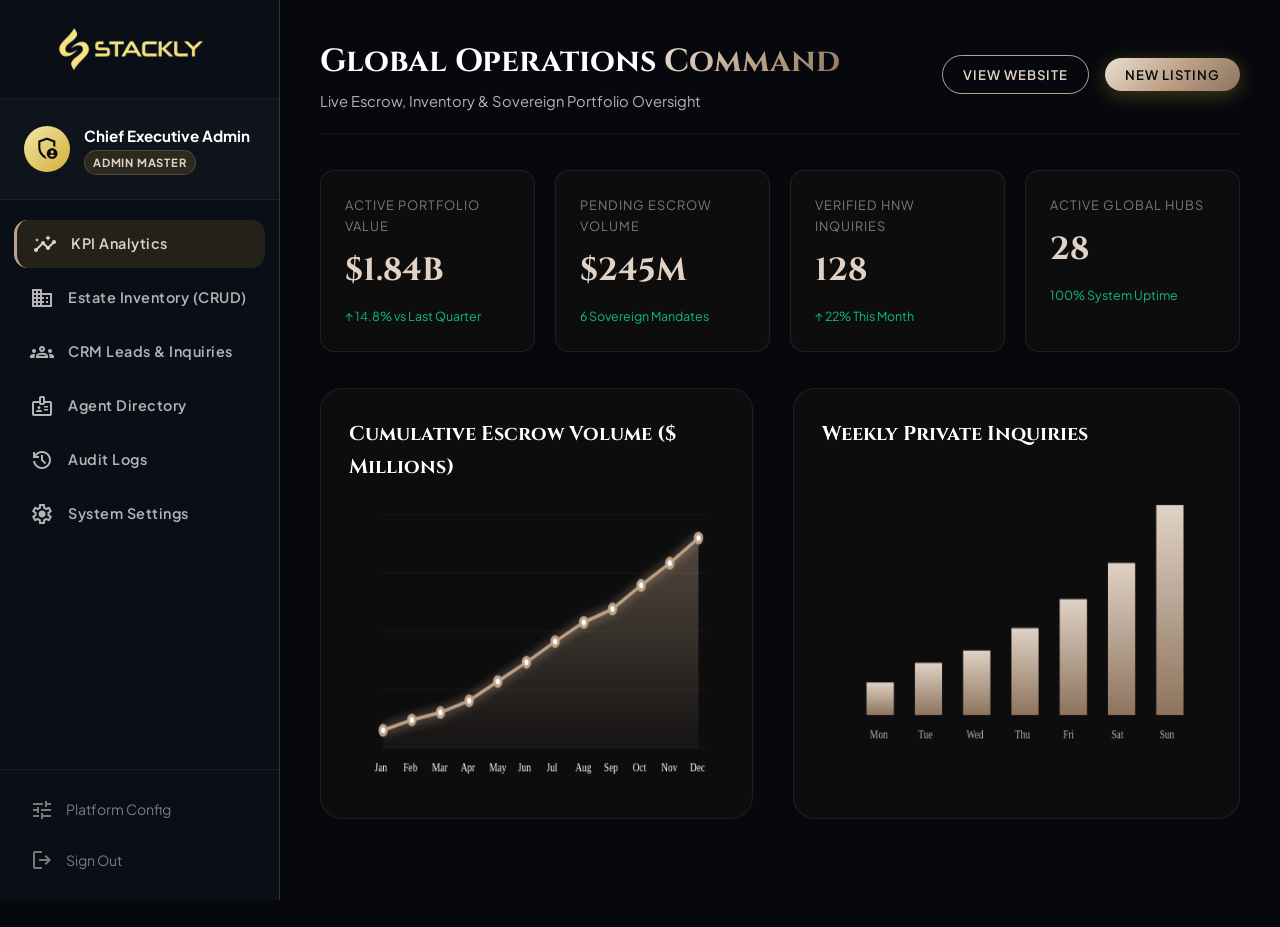
<file: admin-dashboard.html>
<!DOCTYPE html>
<html lang="en">
<head>
  <meta charset="UTF-8">
  <meta name="viewport" content="width=device-width, initial-scale=1.0">
  <title>Executive Admin Suite | STACKLY Global Real Estate Management</title>
  <link rel="stylesheet" href="https://fonts.googleapis.com/css2?family=Material+Symbols+Outlined:opsz,wght,FILL,GRAD@24,400,0,0" />
  <link rel="stylesheet" href="css/style.css">
  <link rel="stylesheet" href="css/components.css">
  <link rel="stylesheet" href="css/animations.css">
  <link rel="stylesheet" href="css/dashboard.css">
</head>
<body>

  <div class="dashboard-layout">
    <!-- ==========================================================================
         LEFT SIDEBAR NAVBAR (ADMIN THEME)
         ========================================================================== -->
    <aside class="dash-sidebar">
      <div class="dash-sidebar-header">
        <a href="javascript:void(0)" class="nav-logo" onclick="document.querySelector('[data-tab=\'tab-admin-overview\']').click();">
          <img src="./images/logo-dark.webp" alt="STACKLY Logo" class="nav-logo-img" onerror="this.style.display='none'; this.nextElementSibling.style.display='flex';" />
          <div class="nav-logo-fallback" style="display: none;">
            <div class="logo-crest">S</div>
            <div class="logo-text">STACK<span>LY</span></div>
          </div>
        </a>
      </div>

      <!-- Admin Profile Card -->
      <div class="dash-user-profile">
        <div class="dash-avatar-placeholder" style="background: linear-gradient(135deg, #f5e6a8, #d4af37);">
          <span class="material-symbols-outlined" style="font-size: 1.6rem; color: #07090e;">admin_panel_settings</span>
        </div>
        <div class="dash-user-info">
          <div class="dash-user-name dynamic-user-name">Chief Executive Admin</div>
          <span class="dash-role-badge role-admin-badge">Admin Master</span>
        </div>
      </div>

      <!-- Navigation Tabs -->
      <nav class="dash-nav">
        <div class="dash-nav-item active" data-tab="tab-admin-overview">
          <span class="material-symbols-outlined">insights</span>
          KPI Analytics
        </div>
        <div class="dash-nav-item" data-tab="tab-admin-properties">
          <span class="material-symbols-outlined">domain</span>
          Estate Inventory (CRUD)
        </div>
        <div class="dash-nav-item" data-tab="tab-admin-leads">
          <span class="material-symbols-outlined">groups</span>
          CRM Leads & Inquiries
        </div>
        <div class="dash-nav-item" data-tab="tab-admin-agents">
          <span class="material-symbols-outlined">badge</span>
          Agent Directory
        </div>
        <div class="dash-nav-item" data-tab="tab-admin-logs">
          <span class="material-symbols-outlined">history</span>
          Audit Logs
        </div>
        <div class="dash-nav-item" data-tab="tab-admin-settings">
          <span class="material-symbols-outlined">settings</span>
          System Settings
        </div>
      </nav>

      <!-- Sidebar Footer with Settings and Logout -->
      <div class="dash-sidebar-footer">
        <a href="#settings" class="btn-sidebar-action" onclick="document.querySelector('[data-tab=\'tab-admin-settings\']').click();">
          <span class="material-symbols-outlined">tune</span>
          Platform Config
        </a>
        <button class="btn-sidebar-action btn-sidebar-logout" onclick="logoutUser()">
          <span class="material-symbols-outlined">logout</span>
          Sign Out
        </button>
      </div>
    </aside>

    <!-- ==========================================================================
         MAIN CONTENT AREA
         ========================================================================== -->
    <main class="dash-main">
      <div class="dash-topbar">
        <div>
          <button class="mobile-dash-toggle" aria-label="Toggle Sidebar">
            <span class="material-symbols-outlined" style="vertical-align: middle; font-size: 1.2rem;">menu</span> Menu
          </button>
          <h1 class="dash-greeting-title">Global Operations <span class="gold-gradient-text">Command</span></h1>
          <p class="dash-greeting-sub">Live Escrow, Inventory & Sovereign Portfolio Oversight</p>
        </div>
        <div class="dash-topbar-actions">
          <a href="./404.html" class="btn btn-outline-gold btn-sm">View Website</a>
          <button id="btnOpenAddPropertyModal" class="btn btn-gold btn-sm"> New Listing</button>
        </div>
      </div>

      <!-- TAB 1: ADMIN OVERVIEW & CHARTS -->
      <section id="tab-admin-overview" class="dash-panel active">
        <div class="dash-kpi-grid">
          <div class="kpi-card">
            <div class="kpi-label">Active Portfolio Value</div>
            <div class="kpi-val">$1.84B</div>
            <div class="kpi-trend trend-up">↑ 14.8% vs Last Quarter</div>
          </div>
          <div class="kpi-card">
            <div class="kpi-label">Pending Escrow Volume</div>
            <div class="kpi-val">$245M</div>
            <div class="kpi-trend trend-up">6 Sovereign Mandates</div>
          </div>
          <div class="kpi-card">
            <div class="kpi-label">Verified HNW Inquiries</div>
            <div class="kpi-val">128</div>
            <div class="kpi-trend trend-up">↑ 22% This Month</div>
          </div>
          <div class="kpi-card">
            <div class="kpi-label">Active Global Hubs</div>
            <div class="kpi-val">28</div>
            <div class="kpi-trend trend-up">100% System Uptime</div>
          </div>
        </div>

        <div class="grid-2col" style="margin-bottom: 36px; align-items: stretch;">
          <!-- Chart 1: Revenue Trends -->
          <div class="dash-chart-card">
            <div class="dash-table-header">
              <h3 class="dash-table-title">Cumulative Escrow Volume ($ Millions)</h3>
            </div>
            <canvas id="revenueChartCanvas" class="chart-canvas"></canvas>
          </div>

          <!-- Chart 2: Weekly Inquiries -->
          <div class="dash-chart-card">
            <div class="dash-table-header">
              <h3 class="dash-table-title">Weekly Private Inquiries</h3>
            </div>
            <canvas id="trafficChartCanvas" class="chart-canvas"></canvas>
          </div>
        </div>
      </section>

      <!-- TAB 2: PROPERTY INVENTORY CRUD -->
      <section id="tab-admin-properties" class="dash-panel">
        <div class="dash-table-card">
          <div class="dash-table-header">
            <h3 class="dash-table-title">Global Portfolio Inventory Management</h3>
            <button class="btn btn-gold btn-sm" onclick="document.getElementById('addPropertyModal').classList.add('open');">Add Property</button>
          </div>
          <div class="dash-table-wrap">
            <table class="dash-table">
              <thead>
                <tr>
                  <th>Title</th>
                  <th>Location</th>
                  <th>Valuation</th>
                  <th>Status</th>
                  <th>Actions</th>
                </tr>
              </thead>
              <tbody id="adminPropertyTableBody">
                <tr>
                  <td><strong>The Sky Crest Penthouse</strong></td>
                  <td>Manhattan, NY</td>
                  <td><span style="color: var(--gold-light); font-weight: 700;">$28,500,000</span></td>
                  <td><span class="status-pill status-active">Active</span></td>
                  <td>
                    <button class="btn btn-outline-gold btn-sm" onclick="window.location.href='./404.html'">Delete</button>
                  </td>
                </tr>
                <tr>
                  <td><strong>Villa Solaria Waterfront</strong></td>
                  <td>Cap d'Antibes, Monaco</td>
                  <td><span style="color: var(--gold-light); font-weight: 700;">€34,000,000</span></td>
                  <td><span class="status-pill status-active">Active</span></td>
                  <td>
                    <button class="btn btn-outline-gold btn-sm" onclick="window.location.href='./404.html'">Delete</button>
                  </td>
                </tr>
                <tr>
                  <td><strong>The Bel-Air Glass Pavilion</strong></td>
                  <td>Bel-Air, Los Angeles</td>
                  <td><span style="color: var(--gold-light); font-weight: 700;">$42,000,000</span></td>
                  <td><span class="status-pill status-active">Active</span></td>
                  <td>
                    <button class="btn btn-outline-gold btn-sm" onclick="window.location.href='./404.html'">Delete</button>
                  </td>
                </tr>
                <tr>
                  <td><strong>Palm Jumeirah Royal Villa</strong></td>
                  <td>Dubai, UAE</td>
                  <td><span style="color: var(--gold-light); font-weight: 700;">AED 95,000,000</span></td>
                  <td><span class="status-pill status-pending">Under Escrow</span></td>
                  <td>
                    <button class="btn btn-outline-gold btn-sm" onclick="window.location.href='./404.html'">Delete</button>
                  </td>
                </tr>
              </tbody>
            </table>
          </div>
        </div>
      </section>

      <!-- TAB 3: CRM LEADS & INQUIRIES -->
      <section id="tab-admin-leads" class="dash-panel">
        <div class="dash-table-card">
          <div class="dash-table-header">
            <h3 class="dash-table-title">Confidential Client Inquiries & Mandates</h3>
            <button class="btn btn-outline-gold btn-sm" onclick="window.location.href='./404.html'">Export CSV</button>
          </div>
          <div class="dash-table-wrap">
            <table class="dash-table">
              <thead>
                <tr>
                  <th>Client / Entity</th>
                  <th>Target Allocation</th>
                  <th>Destination Metro</th>
                  <th>Status</th>
                  <th>Actions</th>
                </tr>
              </thead>
              <tbody>
                <tr>
                  <td><strong>Harrison Sterling (Private Equity)</strong></td>
                  <td>$25M – $50M USD</td>
                  <td>Manhattan & Mayfair</td>
                  <td><span class="status-pill lead-status-badge status-active">Qualified</span></td>
                  <td>
                    <button class="btn btn-outline-gold btn-sm" onclick="window.location.href='./404.html'">Mark Contacted</button>
                  </td>
                </tr>
                <tr>
                  <td><strong>Dr. Elena Rostova (Zurich Trust)</strong></td>
                  <td>$20M+ USD</td>
                  <td>Aspen & Swiss Alps</td>
                  <td><span class="status-pill lead-status-badge status-pending">Pending Call</span></td>
                  <td>
                    <button class="btn btn-gold btn-sm" onclick="window.location.href='./404.html'">Respond</button>
                  </td>
                </tr>
                <tr>
                  <td><strong>Tariq Bin Zaid (Family Office)</strong></td>
                  <td>$50M+ Sovereign</td>
                  <td>Palm Jumeirah Dubai</td>
                  <td><span class="status-pill lead-status-badge status-active">VIP Priority</span></td>
                  <td>
                    <button class="btn btn-outline-gold btn-sm" onclick="window.location.href='./404.html'">Close Mandate</button>
                  </td>
                </tr>
              </tbody>
            </table>
          </div>
        </div>
      </section>

      <!-- TAB 4: AGENTS DIRECTORY -->
      <section id="tab-admin-agents" class="dash-panel">
        <div class="dash-table-card">
          <div class="dash-table-header">
            <h3 class="dash-table-title">Managing Partners & Regional Leads</h3>
          </div>
          <div class="dash-table-wrap">
            <table class="dash-table">
              <thead>
                <tr>
                  <th>Director</th>
                  <th>Jurisdiction</th>
                  <th>Closed Volume</th>
                  <th>Active Mandates</th>
                </tr>
              </thead>
              <tbody>
                <tr>
                  <td><strong>Victoria Sterling</strong></td>
                  <td>New York & London</td>
                  <td><span style="color: var(--gold-light); font-weight: 700;">$1.4B+</span></td>
                  <td>8 Trophy Estates</td>
                </tr>
                <tr>
                  <td><strong>Alexander Vance</strong></td>
                  <td>Monaco & Côte d'Azur</td>
                  <td><span style="color: var(--gold-light); font-weight: 700;">€980M+</span></td>
                  <td>5 Waterfront Mansions</td>
                </tr>
                <tr>
                  <td><strong>Soraya Al-Mansoor</strong></td>
                  <td>Dubai & Abu Dhabi</td>
                  <td><span style="color: var(--gold-light); font-weight: 700;">AED 3.2B+</span></td>
                  <td>9 Signature Villas</td>
                </tr>
                <tr>
                  <td><strong>Kenjiro Takahashi</strong></td>
                  <td>Tokyo & Singapore</td>
                  <td><span style="color: var(--gold-light); font-weight: 700;">$820M+</span></td>
                  <td>4 Modern Towers</td>
                </tr>
              </tbody>
            </table>
          </div>
        </div>
      </section>

      <!-- TAB 5: AUDIT LOGS -->
      <section id="tab-admin-logs" class="dash-panel">
        <div class="dash-table-card">
          <h3 class="dash-table-title" style="margin-bottom: 20px;">System Security & Transaction Audit Logs</h3>
          <ul style="display: flex; flex-direction: column; gap: 14px; font-size: 0.88rem; color: var(--text-secondary);">
            <li style="padding: 12px 16px; background: rgba(255,255,255,0.02); border-left: 3px solid var(--gold-primary); border-radius: var(--radius-sm);">
              <span style="color: var(--gold-light); font-weight: 600;">[2026-09-02 12:45:10 UTC]</span> Escrow deposit of €3.4M verified for Villa Solaria via Swiss custody vault.
            </li>
            <li style="padding: 12px 16px; background: rgba(255,255,255,0.02); border-left: 3px solid var(--emerald); border-radius: var(--radius-sm);">
              <span style="color: var(--gold-light); font-weight: 600;">[2026-09-02 11:15:32 UTC]</span> Biometric showing authorized for Lord Harrison Sterling at Sky Crest Penthouse.
            </li>
            <li style="padding: 12px 16px; background: rgba(255,255,255,0.02); border-left: 3px solid var(--blue); border-radius: var(--radius-sm);">
              <span style="color: var(--gold-light); font-weight: 600;">[2026-09-02 09:30:18 UTC]</span> New $42M Bel-Air Glass Pavilion added to Global VIP MLS by Admin Desk.
            </li>
          </ul>
        </div>
      </section>

      <!-- TAB 6: SETTINGS -->
      <section id="tab-admin-settings" class="dash-panel">
        <div class="dash-table-card" style="max-width: 700px;">
          <h3 class="dash-table-title" style="margin-bottom: 24px;">Global Marketplace Platform Configuration</h3>
          <form onsubmit="event.preventDefault(); window.location.href='./404.html';">
            <div class="form-input-box">
              <label class="form-input-label">Marketplace Currency Standard</label>
              <select class="form-control">
                <option selected>Multi-Currency (USD, EUR, GBP, AED, CHF, JPY)</option>
                <option>USD Standard</option>
              </select>
            </div>
            <div class="form-input-box">
              <label class="form-input-label">Automated Escrow KYC Threshold</label>
              <input type="text" class="form-control" value="$10,000,000 USD (Tier 1 Enhanced Due Diligence)" />
            </div>
            <div class="form-input-box">
              <label class="form-input-label">Quantum Encryption Certificate</label>
              <input type="text" class="form-control" value="STACKLY-GLOBAL-SSL-2026-ACTIVE" readonly />
            </div>
            <button type="submit" class="btn btn-gold" style="margin-top: 10px;">Save Configuration</button>
          </form>
        </div>
      </section>
    </main>
  </div>

  <!-- ADD PROPERTY MODAL (CRUD) -->
  <div class="modal-overlay" id="addPropertyModal">
    <div class="modal-window">
      <button class="modal-close-btn" onclick="document.getElementById('addPropertyModal').classList.remove('open')">&times;</button>
      <span class="section-tag">Inventory Desk</span>
      <h2 class="section-title" style="font-size: 1.6rem; margin-bottom: 18px;">Publish New Trophy Listing</h2>
      <form id="addPropertyForm" novalidate>
        <div class="form-input-box">
          <label class="form-input-label">Estate Title</label>
          <input type="text" id="propNewTitle" class="form-control" placeholder="e.g. The Crown Horizon Estate" required />
          <span class="form-error-msg" id="propNewTitleError"></span>
        </div>
        <div class="form-input-box">
          <label class="form-input-label">City / Destination</label>
          <input type="text" id="propNewCity" class="form-control" placeholder="e.g. Geneva, Switzerland" required />
          <span class="form-error-msg" id="propNewCityError"></span>
        </div>
        <div class="form-input-box">
          <label class="form-input-label">Asking Price / Valuation</label>
          <input type="text" id="propNewPrice" class="form-control" placeholder="e.g. $38,000,000" required />
          <span class="form-error-msg" id="propNewPriceError"></span>
        </div>
        <div style="display: flex; justify-content: flex-end; gap: 12px; margin-top: 24px;">
          <button type="button" class="btn btn-outline-gold btn-sm" onclick="document.getElementById('addPropertyModal').classList.remove('open')">Cancel</button>
          <button type="submit" class="btn btn-gold btn-sm">Add to Global Inventory</button>
        </div>
      </form>
    </div>
  </div>

  <script src="js/property-data.js"></script>
  <script src="js/auth.js"></script>
  <script src="js/dashboard.js"></script>
  <script src="js/main.js"></script>
</body>
</html>
</file>
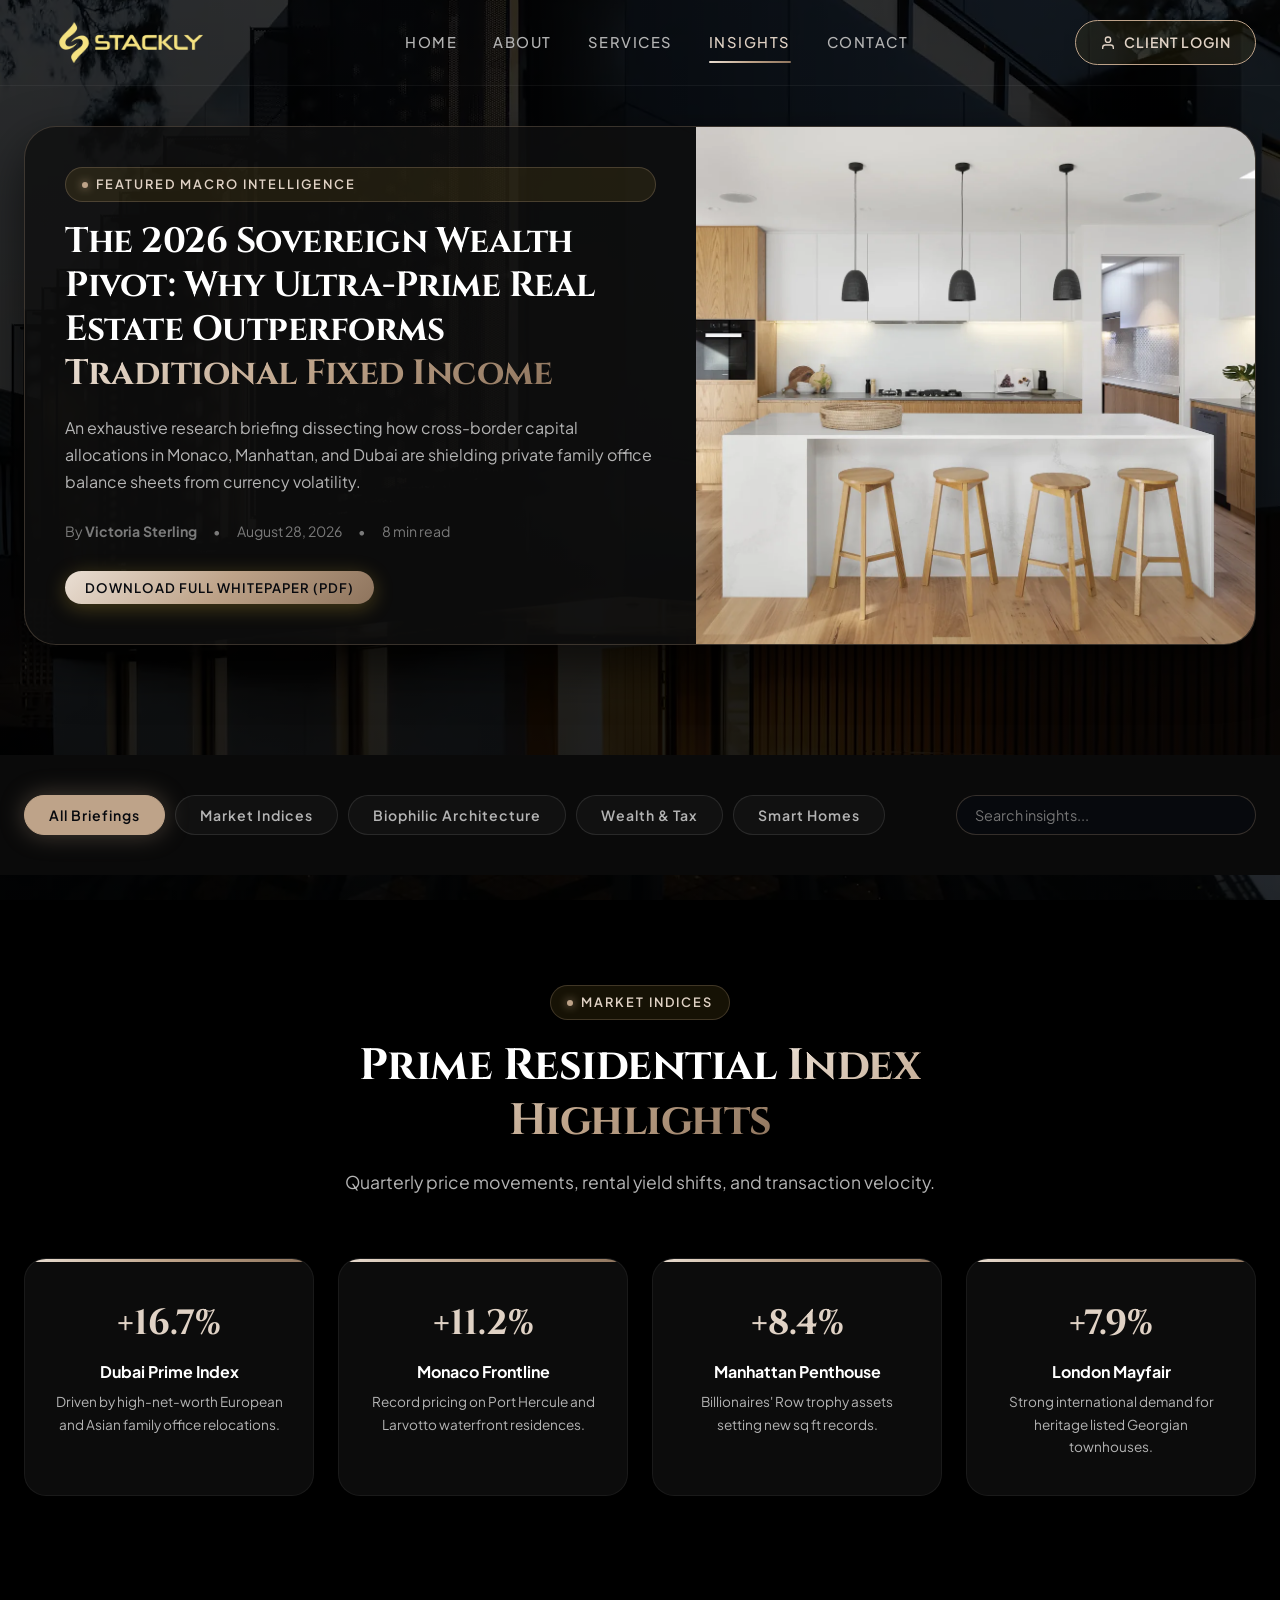
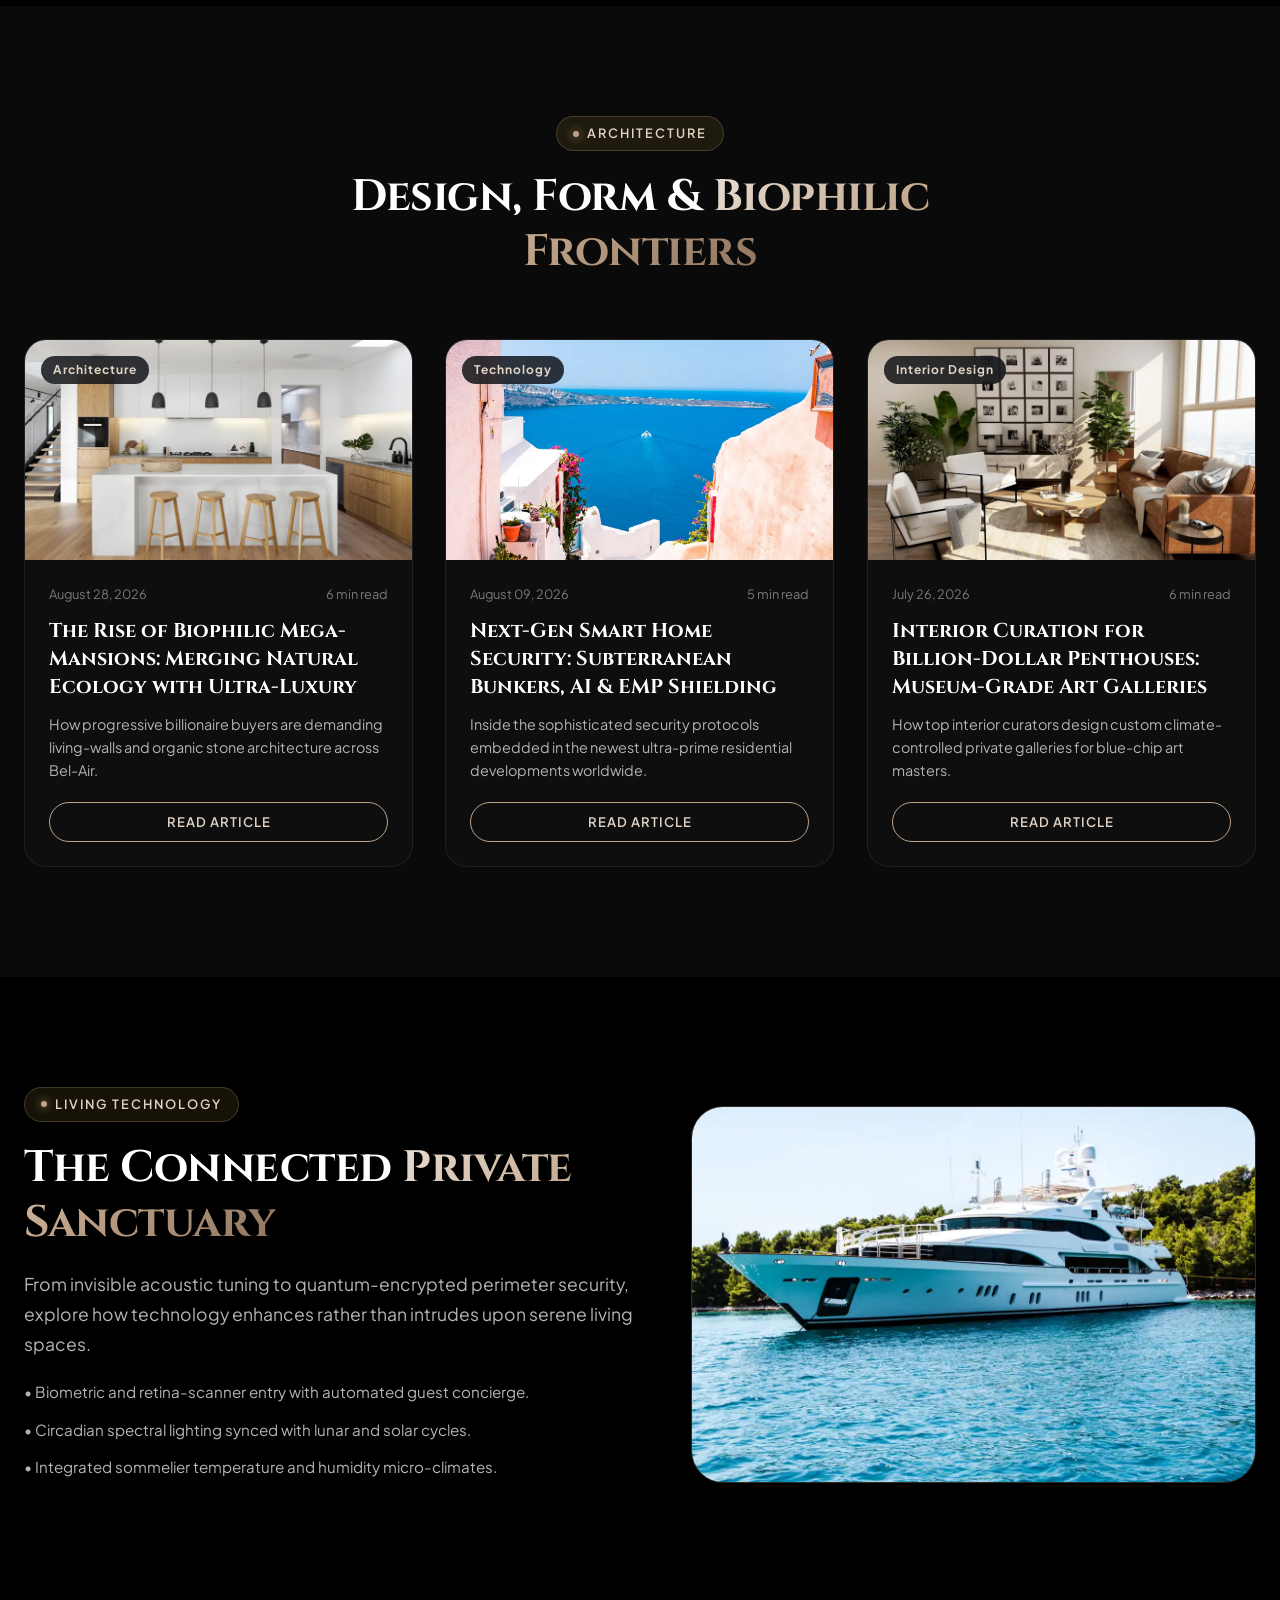
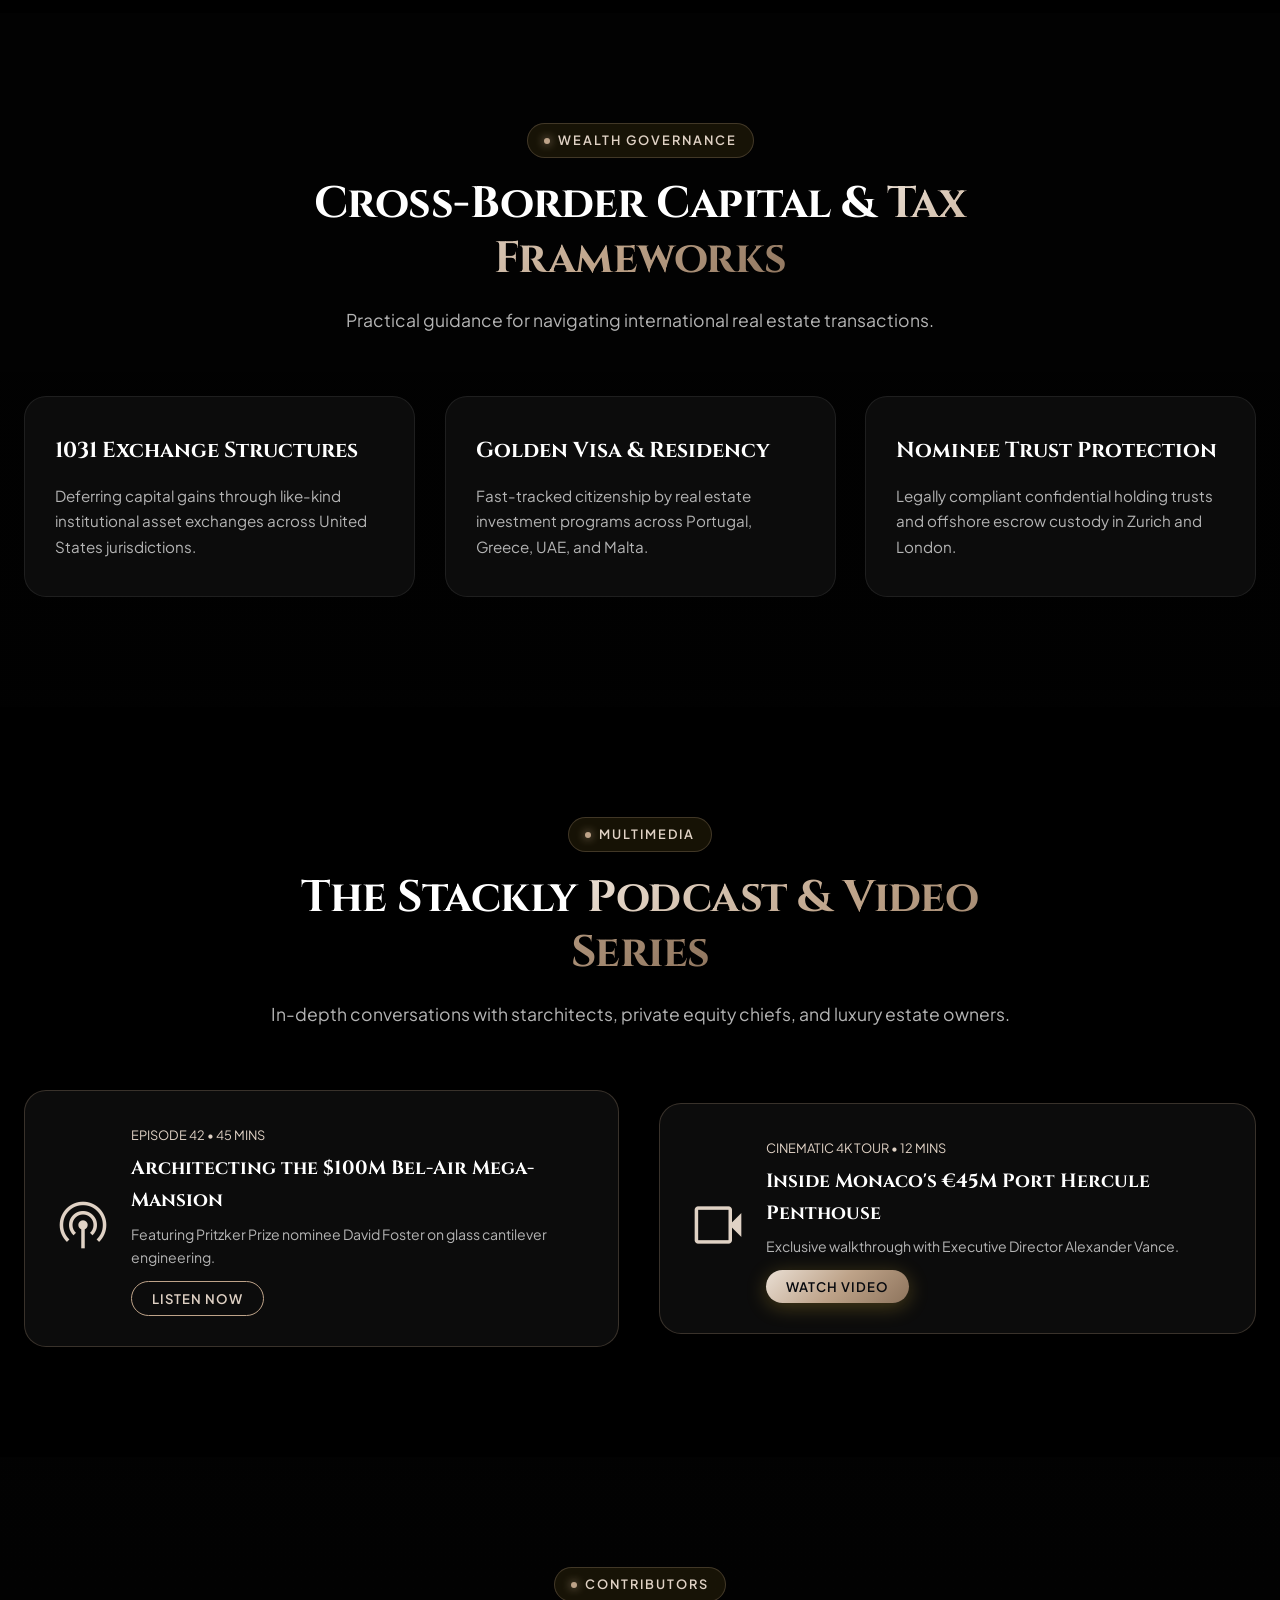
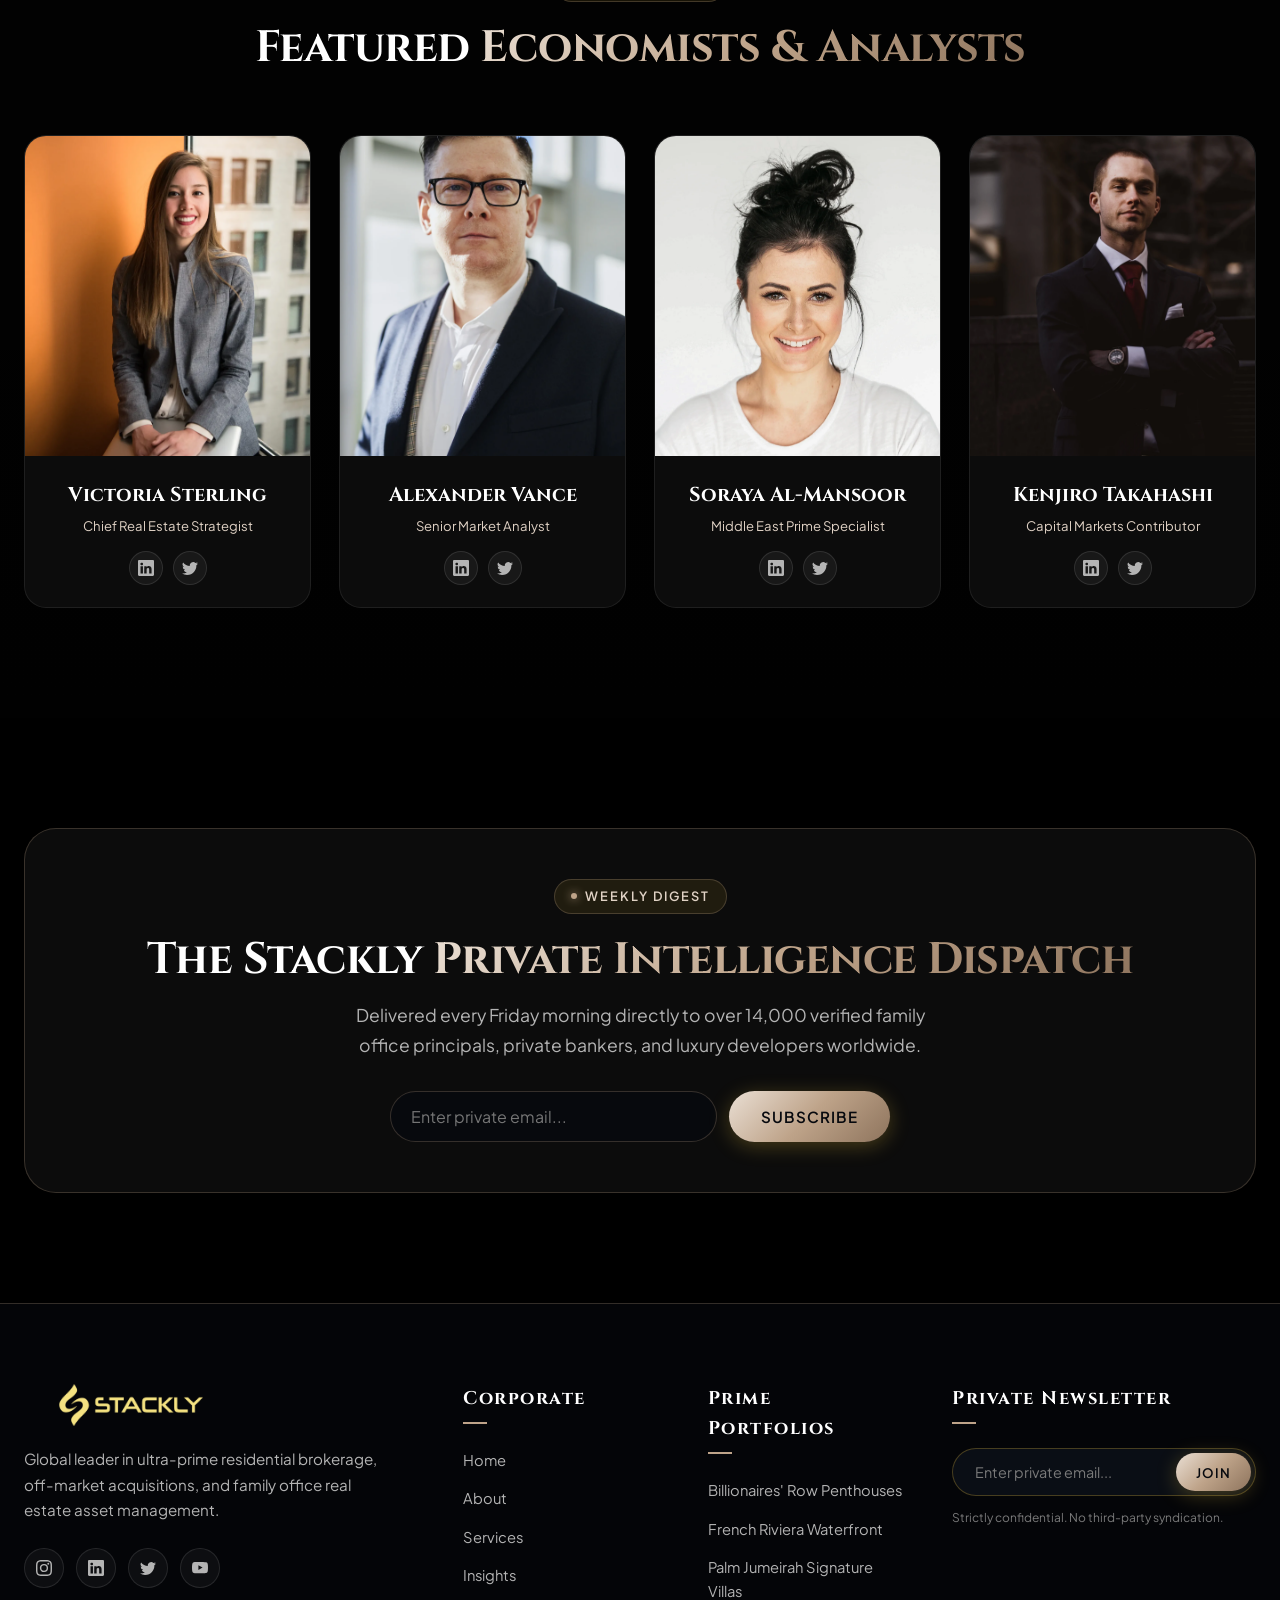
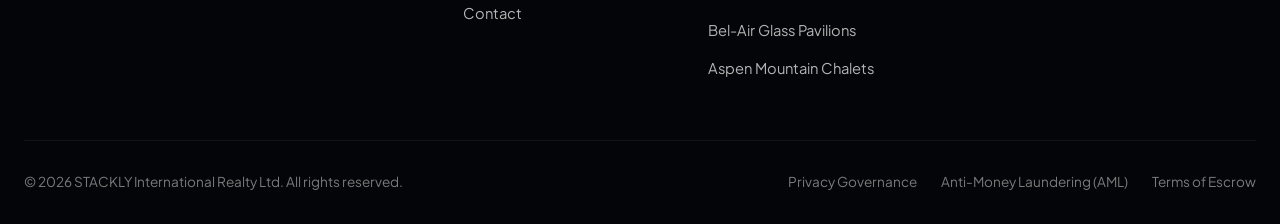
<file: blog.html>
<!DOCTYPE html>
<html lang="en">

<head>
  <meta charset="UTF-8">
  <meta name="viewport" content="width=device-width, initial-scale=1.0">
  <title>Insights & Intelligence | Stackly Global Real Estate Journal</title>
  <meta name="description"
    content="Macroeconomic intelligence, biophilic design trends, prime residential indices, and private wealth real estate strategy.">
  <link rel="stylesheet"
    href="https://fonts.googleapis.com/css2?family=Material+Symbols+Outlined:opsz,wght,FILL,GRAD@24,400,0,0" />
  <link rel="stylesheet" href="css/style.css">
  <link rel="stylesheet" href="css/components.css">
  <link rel="stylesheet" href="css/animations.css">
</head>

<body>

  <!-- HEADER -->
  <header class="site-header">
    <div class="container nav-container">
      <a href="index.html" class="nav-logo">
        <img src="./images/logo-dark.webp" alt="STACKLY Logo" class="nav-logo-img"
          onerror="this.style.display='none'; this.nextElementSibling.style.display='flex';" />
        <div class="nav-logo-fallback" style="display: none;">
          <div class="logo-crest">S</div>
          <div class="logo-text">STACK<span>LY</span></div>
        </div>
      </a>

      <nav class="nav-menu">
        <a href="index.html" class="nav-link">Home</a>
        <a href="about.html" class="nav-link">About</a>
        <a href="services.html" class="nav-link">Services</a>
        <a href="blog.html" class="nav-link active">Insights</a>
        <a href="contact.html" class="nav-link">Contact</a>
      </nav>

      <div class="nav-actions">
        <a href="login.html" class="btn-nav-login">
          <svg width="16" height="16" viewBox="0 0 24 24" fill="none" stroke="currentColor" stroke-width="2">
            <path d="M20 21v-2a4 4 0 0 0-4-4H8a4 4 0 0 0-4 4v2"></path>
            <circle cx="12" cy="7" r="4"></circle>
          </svg>
          Client Login
        </a>
      </div>

      <button class="nav-hamburger" aria-label="Toggle Navigation">
        <span></span>
        <span></span>
        <span></span>
      </button>
    </div>
  </header>

  <!-- Mobile Drawer -->
  <div class="mobile-nav-drawer">
    <div class="mobile-drawer-header">
      <a href="index.html" class="mobile-drawer-logo">
        <img src="./images/logo-dark.webp" alt="STACKLY" class="mobile-drawer-logo-img" />
      </a>
      <button class="mobile-drawer-close" aria-label="Close menu">
        <span class="material-symbols-outlined">close</span>
      </button>
    </div>
    <nav class="mobile-nav-links">
      <a href="index.html" class="mobile-nav-link">Home</a>
      <a href="about.html" class="mobile-nav-link">About</a>
      <a href="services.html" class="mobile-nav-link">Services</a>
      <a href="blog.html" class="mobile-nav-link active">Insights</a>
      <a href="contact.html" class="mobile-nav-link">Contact</a>
    </nav>
    <div class="mobile-nav-actions">
      <a href="login.html" class="btn-mobile-login">Client & Admin Login</a>
    </div>
  </div>

  <main>
    <!-- SECTION 1: HERO EDITORIAL SPOTLIGHT -->
    <section class="section blog-section-bg"
      style="padding-top: calc(var(--header-height) + 40px); background-image: url('./images/london-townhouse.webp');">
      <div class="container">
        <div class="grid-split-card">
          <div style="padding: 40px; display: flex; flex-direction: column; justify-content: center;">
            <span class="section-tag">Featured Macro Intelligence</span>
            <h1 class="section-title" style="font-size: 2.2rem; margin-bottom: 18px;">
              The 2026 Sovereign Wealth Pivot: Why Ultra-Prime Real Estate Outperforms <span
                class="gold-gradient-text">Traditional Fixed Income</span>
            </h1>
            <p style="color: var(--text-secondary); margin-bottom: 24px; line-height: 1.7;">
              An exhaustive research briefing dissecting how cross-border capital allocations in Monaco, Manhattan, and
              Dubai are shielding private family office balance sheets from currency volatility.
            </p>
            <div
              style="display: flex; align-items: center; gap: 16px; font-size: 0.88rem; color: var(--text-muted); margin-bottom: 28px; flex-wrap: wrap;">
              <span>By <strong>Victoria Sterling</strong></span>
              <span>•</span>
              <span>August 28, 2026</span>
              <span>•</span>
              <span>8 min read</span>
            </div>
            <div>
              <button class="btn btn-gold btn-sm" onclick="window.location.href='404.html'">Download Full Whitepaper
                (PDF)</button>
            </div>
          </div>
          <div style="min-height: 280px;">
            <img src="./images/blog-1.webp" alt="Featured Real Estate Briefing"
              style="width: 100%; height: 100%; object-fit: cover;" />
          </div>
        </div>
      </div>
    </section>

    <!-- SECTION 2: LIVE SEARCH & CATEGORY FILTER -->
    <section class="section section-dark" style="padding: 40px 0;">
      <div class="container">
        <div style="display: flex; justify-content: space-between; align-items: center; flex-wrap: wrap; gap: 20px;">
          <div style="display: flex; gap: 10px; flex-wrap: wrap;">
            <button class="filter-btn active">All Briefings</button>
            <button class="filter-btn">Market Indices</button>
            <button class="filter-btn">Biophilic Architecture</button>
            <button class="filter-btn">Wealth & Tax</button>
            <button class="filter-btn">Smart Homes</button>
          </div>
          <div style="position: relative; width: 300px;">
            <input type="text" placeholder="Search insights..." id="blogSearchInput"
              style="width: 100%; padding: 10px 18px; border-radius: var(--radius-full); background: rgba(7,9,14,0.8); border: 1px solid var(--gold-border); color: #fff; font-size: 0.9rem;">
          </div>
        </div>
      </div>
    </section>

    <!-- SECTION 3: GLOBAL MARKET PRICE INDICES -->
    <section class="section blog-section-bg blog-section-bg-light"
      style="background-image: url('./images/service-invest.webp');">
      <div class="container">
        <div class="section-header">
          <span class="section-tag">Market Indices</span>
          <h2 class="section-title">Prime Residential <span class="gold-gradient-text">Index Highlights</span></h2>
          <p class="section-description">Quarterly price movements, rental yield shifts, and transaction velocity.</p>
        </div>

        <div class="stats-grid">
          <div class="stat-card">
            <div style="color: var(--gold-light); font-family: var(--font-serif); font-size: 2.2rem; font-weight: 700;">
              +16.7%</div>
            <h4 style="margin: 6px 0;">Dubai Prime Index</h4>
            <p style="color: var(--text-secondary); font-size: 0.85rem;">Driven by high-net-worth European and Asian
              family office relocations.</p>
          </div>
          <div class="stat-card">
            <div style="color: var(--gold-light); font-family: var(--font-serif); font-size: 2.2rem; font-weight: 700;">
              +11.2%</div>
            <h4 style="margin: 6px 0;">Monaco Frontline</h4>
            <p style="color: var(--text-secondary); font-size: 0.85rem;">Record pricing on Port Hercule and Larvotto
              waterfront residences.</p>
          </div>
          <div class="stat-card">
            <div style="color: var(--gold-light); font-family: var(--font-serif); font-size: 2.2rem; font-weight: 700;">
              +8.4%</div>
            <h4 style="margin: 6px 0;">Manhattan Penthouse</h4>
            <p style="color: var(--text-secondary); font-size: 0.85rem;">Billionaires' Row trophy assets setting new sq
              ft records.</p>
          </div>
          <div class="stat-card">
            <div style="color: var(--gold-light); font-family: var(--font-serif); font-size: 2.2rem; font-weight: 700;">
              +7.9%</div>
            <h4 style="margin: 6px 0;">London Mayfair</h4>
            <p style="color: var(--text-secondary); font-size: 0.85rem;">Strong international demand for heritage listed
              Georgian townhouses.</p>
          </div>
        </div>
      </div>
    </section>

    <!-- SECTION 4: ARCHITECTURAL FRONTIERS & BIOPHILIC ARTICLES -->
    <section class="section section-dark">
      <div class="container">
        <div class="section-header">
          <span class="section-tag">Architecture</span>
          <h2 class="section-title">Design, Form & <span class="gold-gradient-text">Biophilic Frontiers</span></h2>
        </div>

        <div class="blog-grid">
          <div class="blog-card">
            <div class="blog-img-wrap"><img src="./images/blog-1.webp" alt="Biophilic Mansions" class="blog-img" /><span
                class="blog-category-tag">Architecture</span></div>
            <div class="blog-body">
              <div class="blog-meta"><span>August 28, 2026</span><span>6 min read</span></div>
              <h3 class="blog-title">The Rise of Biophilic Mega-Mansions: Merging Natural Ecology with Ultra-Luxury</h3>
              <p class="blog-snippet">How progressive billionaire buyers are demanding living-walls and organic stone
                architecture across Bel-Air.</p>
              <a href="contact.html?article=1" class="btn btn-outline-gold btn-sm">Read Article</a>
            </div>
          </div>
          <div class="blog-card">
            <div class="blog-img-wrap"><img src="./images/blog-4.webp" alt="Smart Home Bunkers" class="blog-img" /><span
                class="blog-category-tag">Technology</span></div>
            <div class="blog-body">
              <div class="blog-meta"><span>August 09, 2026</span><span>5 min read</span></div>
              <h3 class="blog-title">Next-Gen Smart Home Security: Subterranean Bunkers, AI & EMP Shielding</h3>
              <p class="blog-snippet">Inside the sophisticated security protocols embedded in the newest ultra-prime
                residential developments worldwide.</p>
              <a href="contact.html?article=4" class="btn btn-outline-gold btn-sm">Read Article</a>
            </div>
          </div>
          <div class="blog-card">
            <div class="blog-img-wrap"><img src="./images/blog-6.webp" alt="Interior Curation" class="blog-img" /><span
                class="blog-category-tag">Interior Design</span></div>
            <div class="blog-body">
              <div class="blog-meta"><span>July 26, 2026</span><span>6 min read</span></div>
              <h3 class="blog-title">Interior Curation for Billion-Dollar Penthouses: Museum-Grade Art Galleries</h3>
              <p class="blog-snippet">How top interior curators design custom climate-controlled private galleries for
                blue-chip art masters.</p>
              <a href="contact.html?article=6" class="btn btn-outline-gold btn-sm">Read Article</a>
            </div>
          </div>
        </div>
      </div>
    </section>

    <!-- SECTION 5: SMART HOMES & INTERIOR TRENDS -->
    <section class="section blog-section-bg"
      style="background-image: url('./images/interior-2.webp');">
      <div class="container">
        <div class="grid-2col">
          <div>
            <span class="section-tag">Living Technology</span>
            <h2 class="section-title">The Connected <span class="gold-gradient-text">Private Sanctuary</span></h2>
            <p class="section-description" style="margin-bottom: 20px;">
              From invisible acoustic tuning to quantum-encrypted perimeter security, explore how technology enhances
              rather than intrudes upon serene living spaces.
            </p>
            <ul
              style="display: flex; flex-direction: column; gap: 12px; color: var(--text-secondary); font-size: 0.95rem; margin-bottom: 24px;">
              <li>• Biometric and retina-scanner entry with automated guest concierge.</li>
              <li>• Circadian spectral lighting synced with lunar and solar cycles.</li>
              <li>• Integrated sommelier temperature and humidity micro-climates.</li>
            </ul>
          </div>
          <div>
            <img src="./images/blog-5.webp" alt="Waterfront Yacht Mooring"
              style="border-radius: var(--radius-xl); border: 1px solid var(--gold-border);" />
          </div>
        </div>
      </div>
    </section>

    <!-- SECTION 6: HIGH-NET-WORTH INVESTMENT & TAX STRATEGIES -->
    <section class="section section-dark blog-section-bg"
      style="background-image: url('./images/service-buying.webp');">
      <div class="container">
        <div class="section-header">
          <span class="section-tag">Wealth Governance</span>
          <h2 class="section-title">Cross-Border Capital & <span class="gold-gradient-text">Tax Frameworks</span></h2>
          <p class="section-description">Practical guidance for navigating international real estate transactions.</p>
        </div>

        <div class="advantage-grid">
          <div class="advantage-card">
            <h3 class="advantage-title">1031 Exchange Structures</h3>
            <p class="advantage-desc">Deferring capital gains through like-kind institutional asset exchanges across
              United States jurisdictions.</p>
          </div>
          <div class="advantage-card">
            <h3 class="advantage-title">Golden Visa & Residency</h3>
            <p class="advantage-desc">Fast-tracked citizenship by real estate investment programs across Portugal,
              Greece, UAE, and Malta.</p>
          </div>
          <div class="advantage-card">
            <h3 class="advantage-title">Nominee Trust Protection</h3>
            <p class="advantage-desc">Legally compliant confidential holding trusts and offshore escrow custody in
              Zurich and London.</p>
          </div>
        </div>
      </div>
    </section>

    <!-- SECTION 7: PODCASTS & CINEMATIC PROPERTY TOURS -->
    <section class="section blog-section-bg blog-section-bg-light"
      style="background-image: url('./images/dubai-residence.webp');">
      <div class="container">
        <div class="section-header">
          <span class="section-tag">Multimedia</span>
          <h2 class="section-title">The Stackly <span class="gold-gradient-text">Podcast & Video Series</span></h2>
          <p class="section-description">In-depth conversations with starchitects, private equity chiefs, and luxury
            estate owners.</p>
        </div>

        <div class="grid-2col">
          <div
            style="background: var(--bg-card); border: 1px solid var(--gold-border); border-radius: var(--radius-lg); padding: 30px; display: flex; gap: 20px; align-items: center;">
            <div style="font-size: 3rem; color: var(--gold-light);">
              <span class="material-symbols-outlined" style="font-size: 3.5rem;">podcasts</span>
            </div>
            <div>
              <span style="font-size: 0.8rem; color: var(--gold-light); text-transform: uppercase;">Episode 42 • 45
                Mins</span>
              <h3 style="font-family: var(--font-serif); font-size: 1.2rem; margin: 6px 0;">Architecting the $100M
                Bel-Air Mega-Mansion</h3>
              <p style="color: var(--text-secondary); font-size: 0.88rem; margin-bottom: 12px;">Featuring Pritzker Prize
                nominee David Foster on glass cantilever engineering.</p>
              <button class="btn btn-outline-gold btn-sm" onclick="window.location.href='404.html'">Listen Now</button>
            </div>
          </div>
          <div
            style="background: var(--bg-card); border: 1px solid var(--gold-border); border-radius: var(--radius-lg); padding: 30px; display: flex; gap: 20px; align-items: center;">
            <div style="font-size: 3rem; color: var(--gold-light);">
              <span class="material-symbols-outlined" style="font-size: 3.5rem;">videocam</span>
            </div>
            <div>
              <span style="font-size: 0.8rem; color: var(--gold-light); text-transform: uppercase;">Cinematic 4K Tour •
                12 Mins</span>
              <h3 style="font-family: var(--font-serif); font-size: 1.2rem; margin: 6px 0;">Inside Monaco's €45M Port
                Hercule Penthouse</h3>
              <p style="color: var(--text-secondary); font-size: 0.88rem; margin-bottom: 12px;">Exclusive walkthrough
                with Executive Director Alexander Vance.</p>
              <button class="btn btn-gold btn-sm" onclick="window.location.href='404.html'">Watch Video</button>
            </div>
          </div>
        </div>
      </div>
    </section>

    <!-- SECTION 8: ELITE EDITORIAL CONTRIBUTORS -->
    <section class="section section-dark blog-section-bg blog-section-bg-light"
      style="background-image: url('./images/agent-1.webp');">
      <div class="container">
        <div class="section-header">
          <span class="section-tag">Contributors</span>
          <h2 class="section-title">Featured <span class="gold-gradient-text">Economists & Analysts</span></h2>
        </div>

        <div class="agent-grid">
          <div class="agent-card">
            <div class="agent-img-wrap"><img src="./images/agent-1.webp" alt="Victoria Sterling" class="agent-img" />
            </div>
            <div class="agent-info">
              <h3 class="agent-name">Victoria Sterling</h3>
              <p class="agent-role">Chief Real Estate Strategist</p>
              <div class="agent-socials"><a href="404.html" class="agent-social-btn"><svg xmlns="http://www.w3.org/2000/svg" width="16" height="16" fill="currentColor" class="bi bi-linkedin" viewBox="0 0 16 16">
  <path d="M0 1.146C0 .513.526 0 1.175 0h13.65C15.474 0 16 .513 16 1.146v13.708c0 .633-.526 1.146-1.175 1.146H1.175C.526 16 0 15.487 0 14.854zm4.943 12.248V6.169H2.542v7.225zm-1.2-8.212c.837 0 1.358-.554 1.358-1.248-.015-.709-.52-1.248-1.342-1.248S2.4 3.226 2.4 3.934c0 .694.521 1.248 1.327 1.248zm4.908 8.212V9.359c0-.216.016-.432.08-.586.173-.431.568-.878 1.232-.878.869 0 1.216.662 1.216 1.634v3.865h2.401V9.25c0-2.22-1.184-3.252-2.764-3.252-1.274 0-1.845.7-2.165 1.193v.025h-.016l.016-.025V6.169h-2.4c.03.678 0 7.225 0 7.225z"/>
</svg></a><a href="404.html"
                  class="agent-social-btn"><svg xmlns="http://www.w3.org/2000/svg" width="16" height="16" fill="currentColor" class="bi bi-twitter" viewBox="0 0 16 16">
  <path d="M5.026 15c6.038 0 9.341-5.003 9.341-9.334q.002-.211-.006-.422A6.7 6.7 0 0 0 16 3.542a6.7 6.7 0 0 1-1.889.518 3.3 3.3 0 0 0 1.447-1.817 6.5 6.5 0 0 1-2.087.793A3.286 3.286 0 0 0 7.875 6.03a9.32 9.32 0 0 1-6.767-3.429 3.29 3.29 0 0 0 1.018 4.382A3.3 3.3 0 0 1 .64 6.575v.045a3.29 3.29 0 0 0 2.632 3.218 3.2 3.2 0 0 1-.865.115 3 3 0 0 1-.614-.057 3.28 3.28 0 0 0 3.067 2.277A6.6 6.6 0 0 1 .78 13.58a6 6 0 0 1-.78-.045A9.34 9.34 0 0 0 5.026 15"/>
</svg></a></div>
            </div>
          </div>
          <div class="agent-card">
            <div class="agent-img-wrap"><img src="./images/agent-2.webp" alt="Alexander Vance" class="agent-img" />
            </div>
            <div class="agent-info">
              <h3 class="agent-name">Alexander Vance</h3>
              <p class="agent-role">Senior Market Analyst</p>
              <div class="agent-socials"><a href="404.html" class="agent-social-btn"><svg
                    xmlns="http://www.w3.org/2000/svg" width="16" height="16" fill="currentColor" class="bi bi-linkedin"
                    viewBox="0 0 16 16">
                    <path
                      d="M0 1.146C0 .513.526 0 1.175 0h13.65C15.474 0 16 .513 16 1.146v13.708c0 .633-.526 1.146-1.175 1.146H1.175C.526 16 0 15.487 0 14.854zm4.943 12.248V6.169H2.542v7.225zm-1.2-8.212c.837 0 1.358-.554 1.358-1.248-.015-.709-.52-1.248-1.342-1.248S2.4 3.226 2.4 3.934c0 .694.521 1.248 1.327 1.248zm4.908 8.212V9.359c0-.216.016-.432.08-.586.173-.431.568-.878 1.232-.878.869 0 1.216.662 1.216 1.634v3.865h2.401V9.25c0-2.22-1.184-3.252-2.764-3.252-1.274 0-1.845.7-2.165 1.193v.025h-.016l.016-.025V6.169h-2.4c.03.678 0 7.225 0 7.225z" />
                  </svg></a><a href="404.html" class="agent-social-btn"><svg xmlns="http://www.w3.org/2000/svg"
                    width="16" height="16" fill="currentColor" class="bi bi-twitter" viewBox="0 0 16 16">
                    <path
                      d="M5.026 15c6.038 0 9.341-5.003 9.341-9.334q.002-.211-.006-.422A6.7 6.7 0 0 0 16 3.542a6.7 6.7 0 0 1-1.889.518 3.3 3.3 0 0 0 1.447-1.817 6.5 6.5 0 0 1-2.087.793A3.286 3.286 0 0 0 7.875 6.03a9.32 9.32 0 0 1-6.767-3.429 3.29 3.29 0 0 0 1.018 4.382A3.3 3.3 0 0 1 .64 6.575v.045a3.29 3.29 0 0 0 2.632 3.218 3.2 3.2 0 0 1-.865.115 3 3 0 0 1-.614-.057 3.28 3.28 0 0 0 3.067 2.277A6.6 6.6 0 0 1 .78 13.58a6 6 0 0 1-.78-.045A9.34 9.34 0 0 0 5.026 15" />
                  </svg></a></div>
            </div>
          </div>
          <div class="agent-card">
            <div class="agent-img-wrap"><img src="./images/agent-3.webp" alt="Soraya Al-Mansoor" class="agent-img" />
            </div>
            <div class="agent-info">
              <h3 class="agent-name">Soraya Al-Mansoor</h3>
              <p class="agent-role">Middle East Prime Specialist</p>
              <div class="agent-socials"><a href="404.html" class="agent-social-btn"><svg xmlns="http://www.w3.org/2000/svg" width="16" height="16" fill="currentColor" class="bi bi-linkedin" viewBox="0 0 16 16">
  <path d="M0 1.146C0 .513.526 0 1.175 0h13.65C15.474 0 16 .513 16 1.146v13.708c0 .633-.526 1.146-1.175 1.146H1.175C.526 16 0 15.487 0 14.854zm4.943 12.248V6.169H2.542v7.225zm-1.2-8.212c.837 0 1.358-.554 1.358-1.248-.015-.709-.52-1.248-1.342-1.248S2.4 3.226 2.4 3.934c0 .694.521 1.248 1.327 1.248zm4.908 8.212V9.359c0-.216.016-.432.08-.586.173-.431.568-.878 1.232-.878.869 0 1.216.662 1.216 1.634v3.865h2.401V9.25c0-2.22-1.184-3.252-2.764-3.252-1.274 0-1.845.7-2.165 1.193v.025h-.016l.016-.025V6.169h-2.4c.03.678 0 7.225 0 7.225z"/>
</svg></a><a href="404.html"
                  class="agent-social-btn"><svg xmlns="http://www.w3.org/2000/svg" width="16" height="16" fill="currentColor" class="bi bi-twitter" viewBox="0 0 16 16">
  <path d="M5.026 15c6.038 0 9.341-5.003 9.341-9.334q.002-.211-.006-.422A6.7 6.7 0 0 0 16 3.542a6.7 6.7 0 0 1-1.889.518 3.3 3.3 0 0 0 1.447-1.817 6.5 6.5 0 0 1-2.087.793A3.286 3.286 0 0 0 7.875 6.03a9.32 9.32 0 0 1-6.767-3.429 3.29 3.29 0 0 0 1.018 4.382A3.3 3.3 0 0 1 .64 6.575v.045a3.29 3.29 0 0 0 2.632 3.218 3.2 3.2 0 0 1-.865.115 3 3 0 0 1-.614-.057 3.28 3.28 0 0 0 3.067 2.277A6.6 6.6 0 0 1 .78 13.58a6 6 0 0 1-.78-.045A9.34 9.34 0 0 0 5.026 15"/>
</svg></a></div>
            </div>
          </div>
          <div class="agent-card">
            <div class="agent-img-wrap"><img src="./images/agent-4.webp" alt="Kenjiro Takahashi" class="agent-img" />
            </div>
            <div class="agent-info">
              <h3 class="agent-name">Kenjiro Takahashi</h3>
              <p class="agent-role">Capital Markets Contributor</p>
              <div class="agent-socials"><a href="404.html" class="agent-social-btn"><svg xmlns="http://www.w3.org/2000/svg" width="16" height="16" fill="currentColor" class="bi bi-linkedin" viewBox="0 0 16 16">
  <path d="M0 1.146C0 .513.526 0 1.175 0h13.65C15.474 0 16 .513 16 1.146v13.708c0 .633-.526 1.146-1.175 1.146H1.175C.526 16 0 15.487 0 14.854zm4.943 12.248V6.169H2.542v7.225zm-1.2-8.212c.837 0 1.358-.554 1.358-1.248-.015-.709-.52-1.248-1.342-1.248S2.4 3.226 2.4 3.934c0 .694.521 1.248 1.327 1.248zm4.908 8.212V9.359c0-.216.016-.432.08-.586.173-.431.568-.878 1.232-.878.869 0 1.216.662 1.216 1.634v3.865h2.401V9.25c0-2.22-1.184-3.252-2.764-3.252-1.274 0-1.845.7-2.165 1.193v.025h-.016l.016-.025V6.169h-2.4c.03.678 0 7.225 0 7.225z"/>
</svg></a><a href="404.html"
                  class="agent-social-btn"><svg xmlns="http://www.w3.org/2000/svg" width="16" height="16" fill="currentColor" class="bi bi-twitter" viewBox="0 0 16 16">
  <path d="M5.026 15c6.038 0 9.341-5.003 9.341-9.334q.002-.211-.006-.422A6.7 6.7 0 0 0 16 3.542a6.7 6.7 0 0 1-1.889.518 3.3 3.3 0 0 0 1.447-1.817 6.5 6.5 0 0 1-2.087.793A3.286 3.286 0 0 0 7.875 6.03a9.32 9.32 0 0 1-6.767-3.429 3.29 3.29 0 0 0 1.018 4.382A3.3 3.3 0 0 1 .64 6.575v.045a3.29 3.29 0 0 0 2.632 3.218 3.2 3.2 0 0 1-.865.115 3 3 0 0 1-.614-.057 3.28 3.28 0 0 0 3.067 2.277A6.6 6.6 0 0 1 .78 13.58a6 6 0 0 1-.78-.045A9.34 9.34 0 0 0 5.026 15"/>
</svg></a></div>
            </div>
          </div>
        </div>
      </div>
    </section>

    <!-- SECTION 9: VIP WEEKLY NEWSLETTER -->
    <section class="section">
      <div class="container">
        <div
          style="background: var(--bg-card); border: 1px solid var(--gold-border); border-radius: var(--radius-xl); padding: 50px; text-align: center;">
          <span class="section-tag">Weekly Digest</span>
          <h2 class="section-title" style="margin-bottom: 14px;">The Stackly <span class="gold-gradient-text">Private
              Intelligence Dispatch</span></h2>
          <p class="section-description" style="max-width: 600px; margin: 0 auto 30px auto;">
            Delivered every Friday morning directly to over 14,000 verified family office principals, private bankers,
            and luxury developers worldwide.
          </p>
          <form class="blog-subscribe-form" style="display: flex; flex-direction: column; align-items: center; gap: 8px; max-width: 500px; margin: 0 auto;">
            <div style="display: flex; gap: 12px; width: 100%;" class="blog-subscribe-input-wrap">
              <input type="email" id="blogSubscribeEmail" placeholder="Enter private email..."
                style="flex: 1; padding: 14px 20px; border-radius: var(--radius-full); background: rgba(7,9,14,0.8); border: 1px solid var(--gold-border); color: #fff;">
              <button type="submit" class="btn btn-gold">Subscribe</button>
            </div>
            <div class="form-error-msg" id="blogSubscribeEmailError"></div>
          </form>
        </div>
      </div>
    </section>
  </main>

  <!-- FOOTER -->
  <footer class="site-footer">
    <div class="container">
      <div class="footer-top-grid">
        <div class="footer-brand-col">
          <a href="index.html" class="nav-logo">
            <img src="./images/logo-dark.webp" alt="STACKLY Logo" class="nav-logo-img"
              onerror="this.style.display='none'; this.nextElementSibling.style.display='flex';" />
            <div class="nav-logo-fallback" style="display: none;">
              <div class="logo-crest">S</div>
              <div class="logo-text">STACK<span>LY</span></div>
            </div>
          </a>
          <p>Global leader in ultra-prime residential brokerage, off-market acquisitions, and family office real estate
            asset management.</p>
          <div class="footer-social-links">
            <a href="404.html" class="footer-social-icon" title="Instagram"><svg xmlns="http://www.w3.org/2000/svg"
                width="16" height="16" fill="currentColor" class="bi bi-instagram" viewBox="0 0 16 16">
                <path
                  d="M8 0C5.829 0 5.556.01 4.703.048 3.85.088 3.269.222 2.76.42a3.9 3.9 0 0 0-1.417.923A3.9 3.9 0 0 0 .42 2.76C.222 3.268.087 3.85.048 4.7.01 5.555 0 5.827 0 8.001c0 2.172.01 2.444.048 3.297.04.852.174 1.433.372 1.942.205.526.478.972.923 1.417.444.445.89.719 1.416.923.51.198 1.09.333 1.942.372C5.555 15.99 5.827 16 8 16s2.444-.01 3.298-.048c.851-.04 1.434-.174 1.943-.372a3.9 3.9 0 0 0 1.416-.923c.445-.445.718-.891.923-1.417.197-.509.332-1.09.372-1.942C15.99 10.445 16 10.173 16 8s-.01-2.445-.048-3.299c-.04-.851-.175-1.433-.372-1.941a3.9 3.9 0 0 0-.923-1.417A3.9 3.9 0 0 0 13.24.42c-.51-.198-1.092-.333-1.943-.372C10.443.01 10.172 0 7.998 0zm-.717 1.442h.718c2.136 0 2.389.007 3.232.046.78.035 1.204.166 1.486.275.373.145.64.319.92.599s.453.546.598.92c.11.281.24.705.275 1.485.039.843.047 1.096.047 3.231s-.008 2.389-.047 3.232c-.035.78-.166 1.203-.275 1.485a2.5 2.5 0 0 1-.599.919c-.28.28-.546.453-.92.598-.28.11-.704.24-1.485.276-.843.038-1.096.047-3.232.047s-2.39-.009-3.233-.047c-.78-.036-1.203-.166-1.485-.276a2.5 2.5 0 0 1-.92-.598 2.5 2.5 0 0 1-.6-.92c-.109-.281-.24-.705-.275-1.485-.038-.843-.046-1.096-.046-3.233s.008-2.388.046-3.231c.036-.78.166-1.204.276-1.486.145-.373.319-.64.599-.92s.546-.453.92-.598c.282-.11.705-.24 1.485-.276.738-.034 1.024-.044 2.515-.045zm4.988 1.328a.96.96 0 1 0 0 1.92.96.96 0 0 0 0-1.92m-4.27 1.122a4.109 4.109 0 1 0 0 8.217 4.109 4.109 0 0 0 0-8.217m0 1.441a2.667 2.667 0 1 1 0 5.334 2.667 2.667 0 0 1 0-5.334" />
              </svg></a>
            <a href="404.html" class="footer-social-icon" title="LinkedIn"><svg xmlns="http://www.w3.org/2000/svg"
                width="16" height="16" fill="currentColor" class="bi bi-linkedin" viewBox="0 0 16 16">
                <path
                  d="M0 1.146C0 .513.526 0 1.175 0h13.65C15.474 0 16 .513 16 1.146v13.708c0 .633-.526 1.146-1.175 1.146H1.175C.526 16 0 15.487 0 14.854zm4.943 12.248V6.169H2.542v7.225zm-1.2-8.212c.837 0 1.358-.554 1.358-1.248-.015-.709-.52-1.248-1.342-1.248S2.4 3.226 2.4 3.934c0 .694.521 1.248 1.327 1.248zm4.908 8.212V9.359c0-.216.016-.432.08-.586.173-.431.568-.878 1.232-.878.869 0 1.216.662 1.216 1.634v3.865h2.401V9.25c0-2.22-1.184-3.252-2.764-3.252-1.274 0-1.845.7-2.165 1.193v.025h-.016l.016-.025V6.169h-2.4c.03.678 0 7.225 0 7.225z" />
              </svg></a>
            <a href="404.html" class="footer-social-icon" title="X (Twitter)"><svg xmlns="http://www.w3.org/2000/svg"
                width="16" height="16" fill="currentColor" class="bi bi-twitter" viewBox="0 0 16 16">
                <path
                  d="M5.026 15c6.038 0 9.341-5.003 9.341-9.334q.002-.211-.006-.422A6.7 6.7 0 0 0 16 3.542a6.7 6.7 0 0 1-1.889.518 3.3 3.3 0 0 0 1.447-1.817 6.5 6.5 0 0 1-2.087.793A3.286 3.286 0 0 0 7.875 6.03a9.32 9.32 0 0 1-6.767-3.429 3.29 3.29 0 0 0 1.018 4.382A3.3 3.3 0 0 1 .64 6.575v.045a3.29 3.29 0 0 0 2.632 3.218 3.2 3.2 0 0 1-.865.115 3 3 0 0 1-.614-.057 3.28 3.28 0 0 0 3.067 2.277A6.6 6.6 0 0 1 .78 13.58a6 6 0 0 1-.78-.045A9.34 9.34 0 0 0 5.026 15" />
              </svg></a>
            <a href="404.html" class="footer-social-icon" title="YouTube"><svg xmlns="http://www.w3.org/2000/svg"
                width="16" height="16" fill="currentColor" class="bi bi-youtube" viewBox="0 0 16 16">
                <path
                  d="M8.051 1.999h.089c.822.003 4.987.033 6.11.335a2.01 2.01 0 0 1 1.415 1.42c.101.38.172.883.22 1.402l.01.104.022.26.008.104c.065.914.073 1.77.074 1.957v.075c-.001.194-.01 1.108-.082 2.06l-.008.105-.009.104c-.05.572-.124 1.14-.235 1.558a2.01 2.01 0 0 1-1.415 1.42c-1.16.312-5.569.334-6.18.335h-.142c-.309 0-1.587-.006-2.927-.052l-.17-.006-.087-.004-.171-.007-.171-.007c-1.11-.049-2.167-.128-2.654-.26a2.01 2.01 0 0 1-1.415-1.419c-.111-.417-.185-.986-.235-1.558L.09 9.82l-.008-.104A31 31 0 0 1 0 7.68v-.123c.002-.215.01-.958.064-1.778l.007-.103.003-.052.008-.104.022-.26.01-.104c.048-.519.119-1.023.22-1.402a2.01 2.01 0 0 1 1.415-1.42c.487-.13 1.544-.21 2.654-.26l.17-.007.172-.006.086-.003.171-.007A100 100 0 0 1 7.858 2zM6.4 5.209v4.818l4.157-2.408z" />
              </svg></a>
          </div>
        </div>



        <div>
          <h4 class="footer-heading">Corporate</h4>
          <div class="footer-links">
            <a href="index.html" class="footer-link">Home</a>
            <a href="about.html" class="footer-link">About</a>
            <a href="services.html" class="footer-link">Services</a>
            <a href="blog.html" class="footer-link">Insights</a>
            <a href="contact.html" class="footer-link">Contact</a>
          </div>
        </div>
        <div>
          <h4 class="footer-heading">Prime Portfolios</h4>
          <div class="footer-links">
            <a href="404.html" class="footer-link">Billionaires' Row Penthouses</a>
            <a href="404.html" class="footer-link">French Riviera Waterfront</a>
            <a href="404.html" class="footer-link">Palm Jumeirah Signature Villas</a>
            <a href="404.html" class="footer-link">Bel-Air Glass Pavilions</a>
            <a href="404.html" class="footer-link">Aspen Mountain Chalets</a>
          </div>
        </div>

        <div>
          <h4 class="footer-heading">Private Newsletter</h4>
          <form class="footer-newsletter-form" onsubmit="event.preventDefault();">
            <div class="newsletter-input-wrap">
              <input type="email" class="newsletter-input" placeholder="Enter private email..." id="footerEmailBlog" />
              <button type="submit" class="btn btn-gold btn-sm">Join</button>
            </div>
            <div class="form-error-msg" id="footerEmailBlogError"></div>
            <span style="font-size: 0.75rem; color: var(--text-muted);">Strictly confidential. No third-party
              syndication.</span>
          </form>
        </div>
      </div>

      <div class="footer-bottom">
        <div>&copy; 2026 STACKLY International Realty Ltd. All rights reserved.</div>
        <div class="footer-bottom-links">
          <a href="404.html">Privacy Governance</a>
          <a href="404.html">Anti-Money Laundering (AML)</a>
          <a href="404.html">Terms of Escrow</a>
        </div>
      </div>
    </div>
  </footer>

  <script src="js/property-data.js"></script>
  <script src="js/main.js"></script>
</body>

</html>
</file>
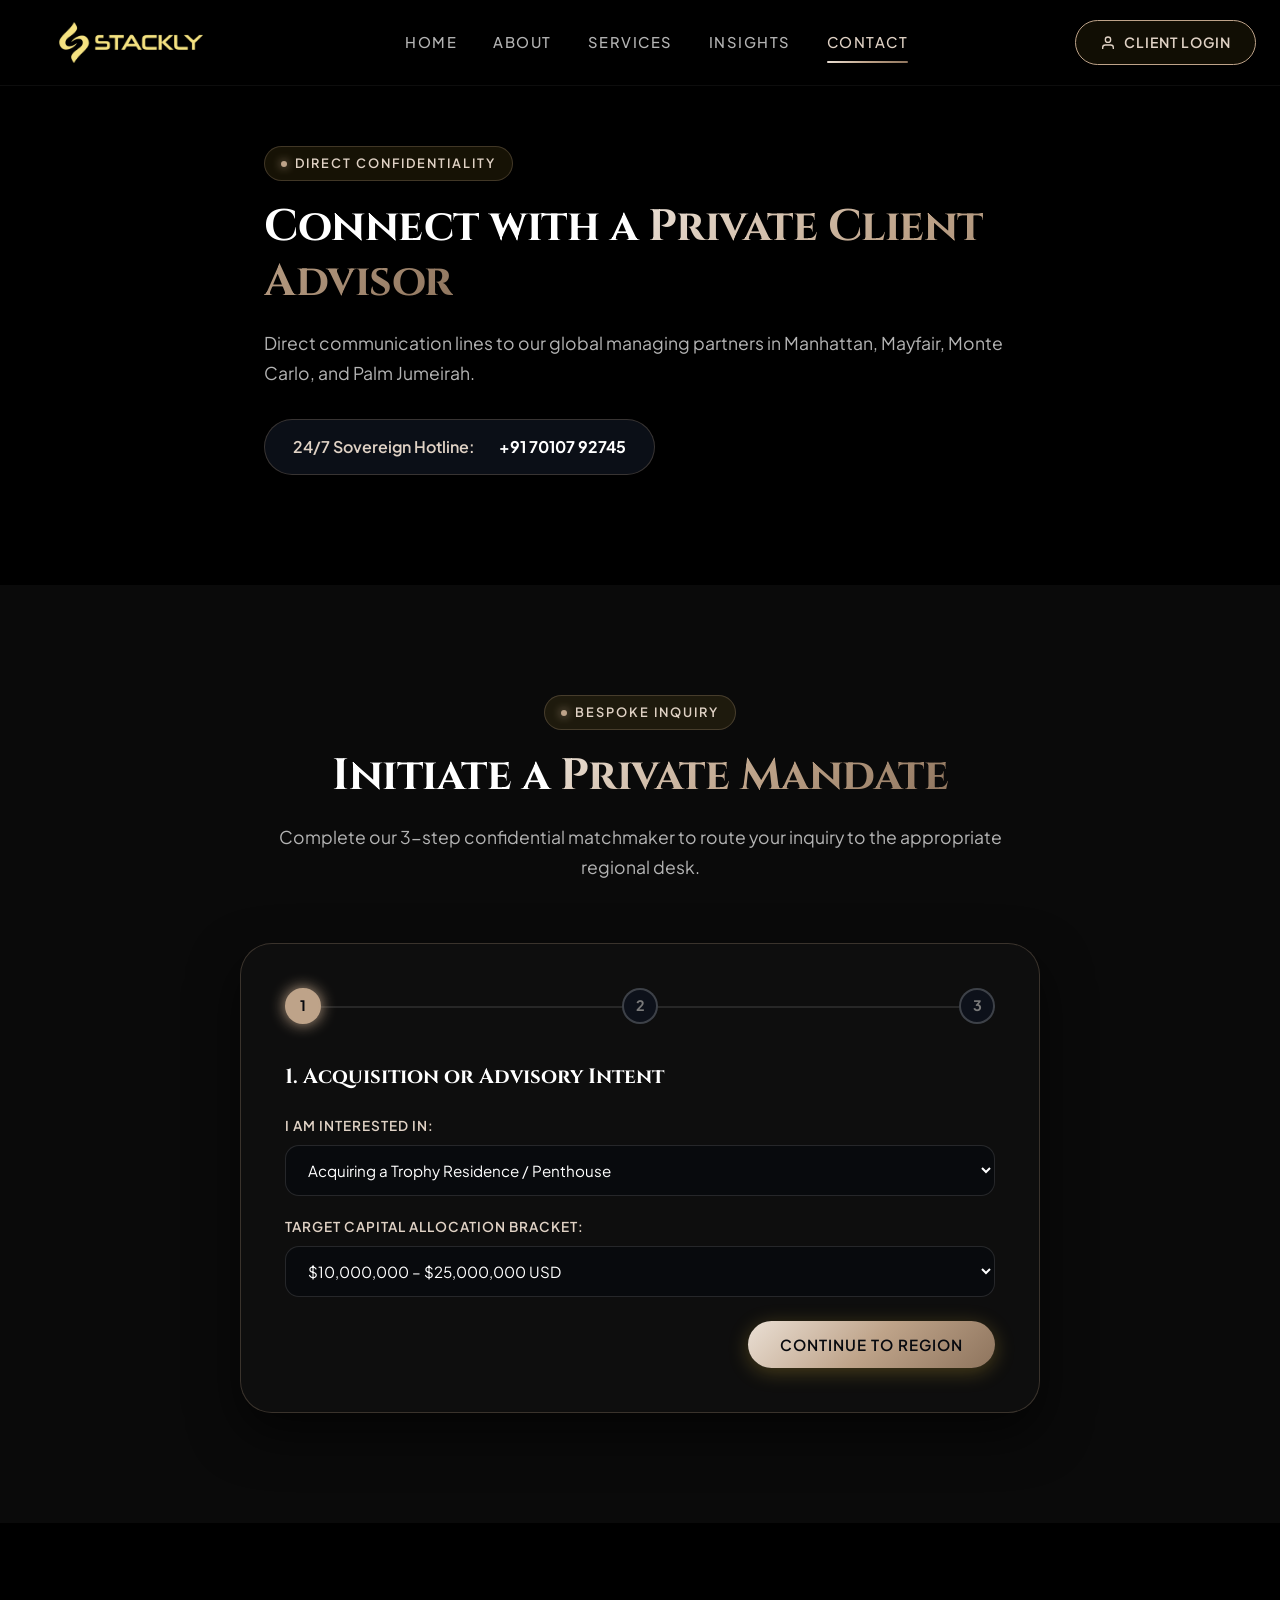
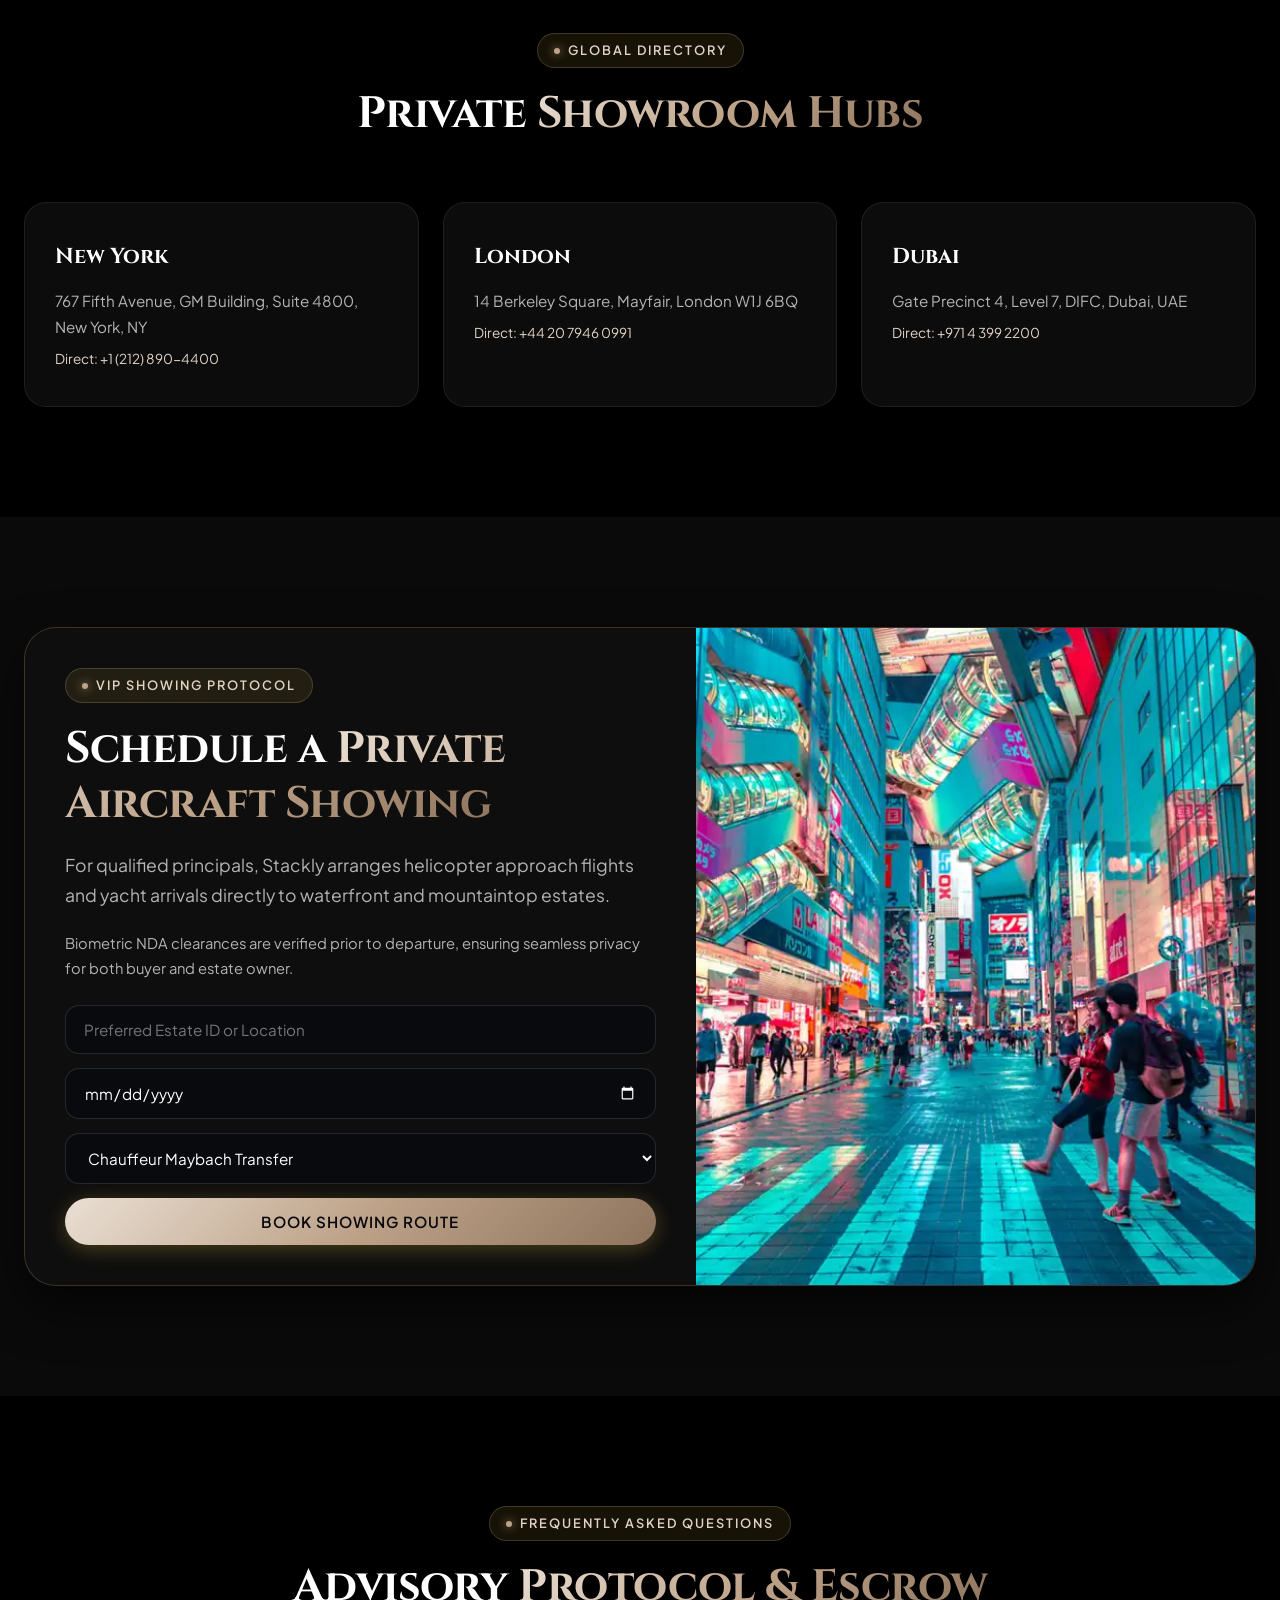
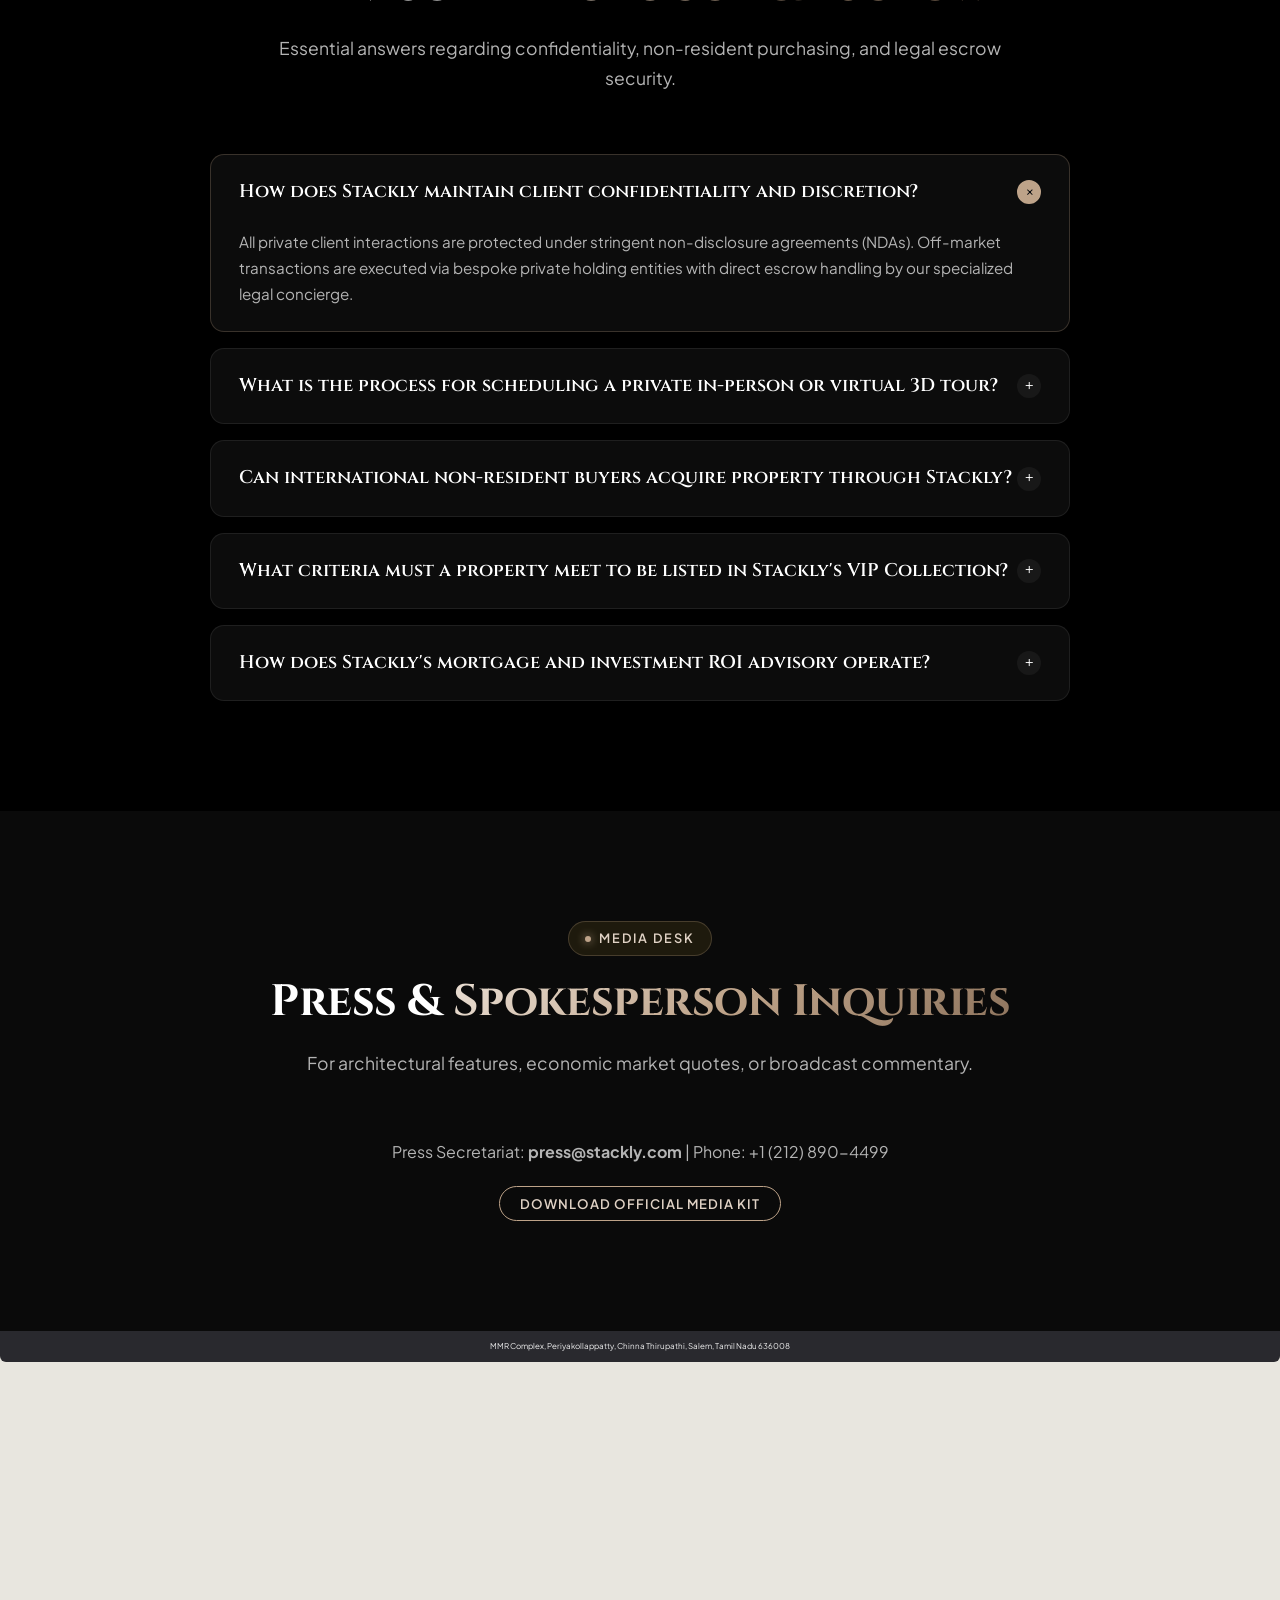
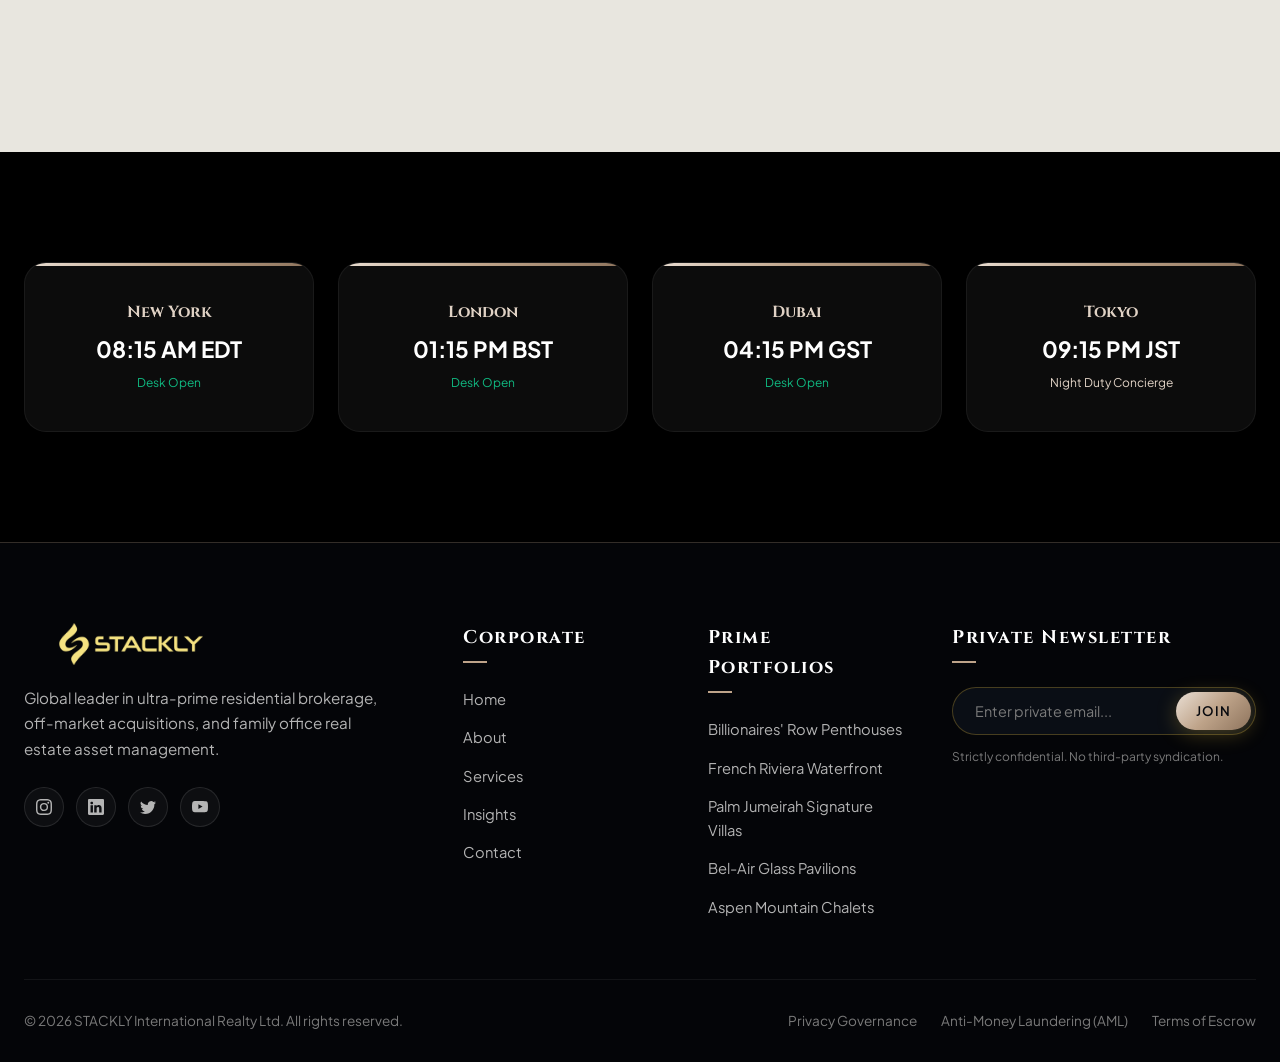
<file: contact.html>
<!DOCTYPE html>
<html lang="en">
<head>
  <meta charset="UTF-8">
  <meta name="viewport" content="width=device-width, initial-scale=1.0">
  <title>Contact & Private Appointments | Stackly Global Showrooms</title>
  <meta name="description" content="Connect confidentially with Stackly's Private Client advisory teams in New York, London, Monaco, Geneva, Dubai, and Tokyo.">
  <link rel="stylesheet" href="https://fonts.googleapis.com/css2?family=Material+Symbols+Outlined:opsz,wght,FILL,GRAD@24,400,0,0" />
  <link rel="stylesheet" href="css/style.css">
  <link rel="stylesheet" href="css/components.css">
  <link rel="stylesheet" href="css/animations.css">
</head>
<body>

  <!-- HEADER -->
  <header class="site-header">
    <div class="container nav-container">
      <a href="index.html" class="nav-logo">
        <img src="./images/logo-dark.webp" alt="STACKLY Logo" class="nav-logo-img" onerror="this.style.display='none'; this.nextElementSibling.style.display='flex';" />
        <div class="nav-logo-fallback" style="display: none;">
          <div class="logo-crest">S</div>
          <div class="logo-text">STACK<span>LY</span></div>
        </div>
      </a>

      <nav class="nav-menu">
        <a href="index.html" class="nav-link">Home</a>
        <a href="about.html" class="nav-link">About</a>
        <a href="services.html" class="nav-link">Services</a>
        <a href="blog.html" class="nav-link">Insights</a>
        <a href="contact.html" class="nav-link active">Contact</a>
      </nav>

      <div class="nav-actions">
        <a href="login.html" class="btn-nav-login">
          <svg width="16" height="16" viewBox="0 0 24 24" fill="none" stroke="currentColor" stroke-width="2"><path d="M20 21v-2a4 4 0 0 0-4-4H8a4 4 0 0 0-4 4v2"></path><circle cx="12" cy="7" r="4"></circle></svg>
          Client Login
        </a>
      </div>

      <button class="nav-hamburger" aria-label="Toggle Navigation">
        <span></span>
        <span></span>
        <span></span>
      </button>
    </div>
  </header>

  <!-- Mobile Drawer -->
  <div class="mobile-nav-drawer">
    <div class="mobile-drawer-header">
      <a href="index.html" class="mobile-drawer-logo">
        <img src="./images/logo-dark.webp" alt="STACKLY" class="mobile-drawer-logo-img" />
      </a>
      <button class="mobile-drawer-close" aria-label="Close menu">
        <span class="material-symbols-outlined">close</span>
      </button>
    </div>
    <nav class="mobile-nav-links">
      <a href="index.html" class="mobile-nav-link">Home</a>
      <a href="about.html" class="mobile-nav-link">About</a>
      <a href="services.html" class="mobile-nav-link">Services</a>
      <a href="blog.html" class="mobile-nav-link">Insights</a>
      <a href="contact.html" class="mobile-nav-link active">Contact</a>
    </nav>
    <div class="mobile-nav-actions">
      <a href="login.html" class="btn-mobile-login">Client & Admin Login</a>
    </div>
  </div>

  <main>
    <!-- SECTION 1: CONTACT HERO & 24/7 HOTLINE -->
    <section class="section" style="padding-top: calc(var(--header-height) + 60px);">
      <div class="container text-center" style="max-width: 800px; margin: 0 auto;">
        <span class="section-tag">Direct Confidentiality</span>
        <h1 class="section-title">Connect with a <span class="gold-gradient-text">Private Client Advisor</span></h1>
        <p class="section-description" style="margin-bottom: 30px;">
          Direct communication lines to our global managing partners in Manhattan, Mayfair, Monte Carlo, and Palm Jumeirah.
        </p>
        <div style="display: inline-flex; gap: 24px; padding: 14px 28px; background: rgba(13,17,26,0.9); border: 1px solid var(--gold-border); border-radius: var(--radius-full);">
          <span style="color: var(--gold-light); font-weight: 600;">24/7 Sovereign Hotline:</span>
          <span style="font-weight: 700; color: #fff;">+91 70107 92745</span>
        </div>
      </div>
    </section>

    <!-- SECTION 2: MULTI-STEP INTERACTIVE INQUIRY FORM -->
    <section class="section section-dark">
      <div class="container">
        <div class="section-header">
          <span class="section-tag">Bespoke Inquiry</span>
          <h2 class="section-title">Initiate a <span class="gold-gradient-text">Private Mandate</span></h2>
          <p class="section-description">Complete our 3-step confidential matchmaker to route your inquiry to the appropriate regional desk.</p>
        </div>

        <form class="contact-multi-form">
          <div class="form-steps-indicator">
            <div class="step-circle active">1</div>
            <div class="step-circle">2</div>
            <div class="step-circle">3</div>
          </div>

          <!-- Step 1 -->
          <div class="step-panel active">
            <h3 style="font-family: var(--font-serif); font-size: 1.3rem; margin-bottom: 20px;">1. Acquisition or Advisory Intent</h3>
            <div class="form-input-box">
              <label class="form-input-label">I am interested in:</label>
              <select class="form-control" id="mandateIntent">
                <option>Acquiring a Trophy Residence / Penthouse</option>
                <option>Privately Listing an Ultra-Prime Estate</option>
                <option>Family Office Portfolio Real Estate Allocation</option>
                <option>Commercial Development / Hospitality Syndication</option>
                <option>Private Jet & Yacht Mooring Relocation Concierge</option>
              </select>
            </div>
            <div class="form-input-box">
              <label class="form-input-label">Target Capital Allocation Bracket:</label>
              <select class="form-control" id="mandateBudget">
                <option>$10,000,000 – $25,000,000 USD</option>
                <option>$25,000,000 – $50,000,000 USD</option>
                <option>$50,000,000+ USD Sovereign Mandate</option>
              </select>
            </div>
            <div style="display: flex; justify-content: flex-end; margin-top: 24px;">
              <button type="button" class="btn btn-gold btn-next-step">Continue to Region</button>
            </div>
          </div>

          <!-- Step 2 -->
          <div class="step-panel">
            <h3 style="font-family: var(--font-serif); font-size: 1.3rem; margin-bottom: 20px;">2. Geographic Focus</h3>
            <div class="form-input-box">
              <label class="form-input-label">Primary Destination Metro:</label>
              <select class="form-control" id="mandateRegion">
                <option>Manhattan / New York Metro</option>
                <option>Monaco & French Riviera</option>
                <option>Dubai & Palm Jumeirah</option>
                <option>Bel-Air & Los Angeles</option>
                <option>London & Home Counties</option>
                <option>Aspen & Swiss Alps</option>
                <option>Tokyo & Singapore</option>
              </select>
            </div>
            <div class="form-input-box">
              <label class="form-input-label">Desired Showing Timeline:</label>
              <select class="form-control" id="mandateTimeline">
                <option>Immediate / Next 14 Days (VIP Transfer)</option>
                <option>Within 30 – 60 Days</option>
                <option>Long-Term Strategic Placement</option>
              </select>
            </div>
            <div style="display: flex; justify-content: space-between; margin-top: 24px;">
              <button type="button" class="btn btn-outline-gold btn-prev-step">Back</button>
              <button type="button" class="btn btn-gold btn-next-step">Continue to Contact</button>
            </div>
          </div>

          <!-- Step 3 -->
          <div class="step-panel">
            <h3 style="font-family: var(--font-serif); font-size: 1.3rem; margin-bottom: 20px;">3. Confidential Representative Contact</h3>
            <div class="form-input-box">
              <label class="form-input-label">Full Legal Name or Nominee Entity:</label>
              <input type="text" id="mandateName" class="form-control" placeholder="e.g. Harrison Sterling / Sterling Trust" />
              <div class="form-error-msg" id="mandateNameError"></div>
            </div>
            <div class="form-row-2col">
              <div class="form-input-box">
                <label class="form-input-label">Encrypted Email Address:</label>
                <input type="email" id="mandateEmail" class="form-control" placeholder="client@privateoffice.com" />
                <div class="form-error-msg" id="mandateEmailError"></div>
              </div>
              <div class="form-input-box">
                <label class="form-input-label">Direct Secure Mobile:</label>
                <input type="tel" id="mandatePhone" class="form-control" placeholder="+1 (555) 019-2834" />
                <div class="form-error-msg" id="mandatePhoneError"></div>
              </div>
            </div>
            <div class="form-input-box">
              <label class="form-input-label">Special Directives / Security Requirements:</label>
              <textarea class="form-control" rows="3" placeholder="Provide any specific security, NDA or aviation transfer details..."></textarea>
            </div>
            <div style="display: flex; justify-content: space-between; margin-top: 24px; flex-wrap: wrap; gap: 12px;">
              <button type="button" class="btn btn-outline-gold btn-prev-step">Back</button>
              <button type="submit" class="btn btn-gold">Submit Private Mandate</button>
            </div>
          </div>
        </form>
      </div>
    </section>

    <!-- SECTION 3: GLOBAL FLAGSHIP SHOWROOMS CARDS -->
    <section class="section">
      <div class="container">
        <div class="section-header">
          <span class="section-tag">Global Directory</span>
          <h2 class="section-title">Private <span class="gold-gradient-text">Showroom Hubs</span></h2>
        </div>

        <div class="grid-3col">
          <div class="advantage-card">
            <h3 class="advantage-title">New York</h3>
            <p class="advantage-desc">767 Fifth Avenue, GM Building, Suite 4800, New York, NY</p>
            <p style="color: var(--gold-light); font-size: 0.85rem; margin-top: 8px;">Direct: +1 (212) 890-4400</p>
          </div>
          <div class="advantage-card">
            <h3 class="advantage-title">London</h3>
            <p class="advantage-desc">14 Berkeley Square, Mayfair, London W1J 6BQ</p>
            <p style="color: var(--gold-light); font-size: 0.85rem; margin-top: 8px;">Direct: +44 20 7946 0991</p>
          </div>
          <div class="advantage-card">
            <h3 class="advantage-title">Dubai</h3>
            <p class="advantage-desc">Gate Precinct 4, Level 7, DIFC, Dubai, UAE</p>
            <p style="color: var(--gold-light); font-size: 0.85rem; margin-top: 8px;">Direct: +971 4 399 2200</p>
          </div>
        </div>
      </div>
    </section>

    <!-- SECTION 4: DIRECT VIP SHOWING SCHEDULER -->
    <section class="section section-dark">
      <div class="container">
        <div class="grid-split-card">
          <div style="padding: 40px;">
            <span class="section-tag">VIP Showing Protocol</span>
            <h2 class="section-title">Schedule a <span class="gold-gradient-text">Private Aircraft Showing</span></h2>
            <p class="section-description" style="margin-bottom: 20px;">
              For qualified principals, Stackly arranges helicopter approach flights and yacht arrivals directly to waterfront and mountaintop estates.
            </p>
            <p style="color: var(--text-secondary); font-size: 0.92rem; line-height: 1.7; margin-bottom: 24px;">
              Biometric NDA clearances are verified prior to departure, ensuring seamless privacy for both buyer and estate owner.
            </p>
            <div style="display: flex; flex-direction: column; gap: 14px;">
              <input type="text" placeholder="Preferred Estate ID or Location" class="form-control" />
              <input type="date" class="form-control" />
              <select class="form-control">
                <option>Chauffeur Maybach Transfer</option>
                <option>Helicopter Helipad Arrival</option>
                <option>Private Super-Yacht Tender</option>
              </select>
              <button class="btn btn-gold" onclick="window.location.href='./404.html'">Book Showing Route</button>
            </div>
          </div>
          <div style="min-height: 260px;">
            <img src="./images/service-relocation.webp" alt="Private Aviation VIP Showing" style="width: 100%; height: 100%; object-fit: cover;" />
          </div>
        </div>
      </div>
    </section>

    <!-- SECTION 5: REAL ESTATE ADVISORY FAQ ACCORDION -->
    <section class="section">
      <div class="container">
        <div class="section-header">
          <span class="section-tag">Frequently Asked Questions</span>
          <h2 class="section-title">Advisory <span class="gold-gradient-text">Protocol & Escrow</span></h2>
          <p class="section-description">Essential answers regarding confidentiality, non-resident purchasing, and legal escrow security.</p>
        </div>

        <div class="faq-accordion">
          <div class="faq-item active">
            <div class="faq-header">
              <span>How does Stackly maintain client confidentiality and discretion?</span>
              <div class="faq-icon">+</div>
            </div>
            <div class="faq-content">
              All private client interactions are protected under stringent non-disclosure agreements (NDAs). Off-market transactions are executed via bespoke private holding entities with direct escrow handling by our specialized legal concierge.
            </div>
          </div>
          <div class="faq-item">
            <div class="faq-header">
              <span>What is the process for scheduling a private in-person or virtual 3D tour?</span>
              <div class="faq-icon">+</div>
            </div>
            <div class="faq-content">
              Verified clients can schedule private viewings directly through the portal or via their assigned private client advisor. We provide 24/7 private aviation transfers and secure biometric showings.
            </div>
          </div>
          <div class="faq-item">
            <div class="faq-header">
              <span>Can international non-resident buyers acquire property through Stackly?</span>
              <div class="faq-icon">+</div>
            </div>
            <div class="faq-content">
              Yes. Our international legal desk assists with foreign national ownership frameworks, Golden Visa programs, cross-border currency exchange, and multi-jurisdictional tax optimization.
            </div>
          </div>
          <div class="faq-item">
            <div class="faq-header">
              <span>What criteria must a property meet to be listed in Stackly's VIP Collection?</span>
              <div class="faq-icon">+</div>
            </div>
            <div class="faq-content">
              Listings undergo rigorous architectural appraisal, verified clean title certification, valuation audits, and structural environmental inspections. Only the top 2% of luxury properties qualify.
            </div>
          </div>
          <div class="faq-item">
            <div class="faq-header">
              <span>How does Stackly's mortgage and investment ROI advisory operate?</span>
              <div class="faq-icon">+</div>
            </div>
            <div class="faq-content">
              We collaborate directly with premier private private-banking syndicates to secure bespoke jumbo loans, interest-only facilities, and asset-backed financing tailored to high-net-worth balance sheets.
            </div>
          </div>
        </div>
      </div>
    </section>

    <!-- SECTION 6: PRESS & MEDIA RELATIONS -->
    <section class="section section-dark">
      <div class="container">
        <div class="section-header">
          <span class="section-tag">Media Desk</span>
          <h2 class="section-title">Press & <span class="gold-gradient-text">Spokesperson Inquiries</span></h2>
          <p class="section-description">For architectural features, economic market quotes, or broadcast commentary.</p>
        </div>

        <div style="text-align: center;">
          <p style="color: var(--text-secondary); margin-bottom: 20px;">Press Secretariat: <strong>press@stackly.com</strong> | Phone: +1 (212) 890-4499</p>
          <button class="btn btn-outline-gold btn-sm" onclick="window.location.href='./404.html'">Download Official Media Kit</button>
        </div>
      </div>
    </section>


    <section class="map-section">

    <!-- Address bar -->
    <div class="map-address">
        MMR Complex, Periyakollappatty, 
Chinna Thirupathi, 
Salem, Tamil Nadu 636008
    </div>

    <!-- Real Google Map -->
    <div class="map-container">

        <iframe
    src="https://www.google.com/maps?q=MMR%20Complex%2C%20Chinna%20Thirupathi%2C%20near%20Chinna%20Muniyappan%20Kovil%2C%20Salem%2C%20Tamil%20Nadu%20636008&output=embed"
            width="100%"
            height="100%"
            style="border:0;"
            allowfullscreen=""
            loading="lazy"
            referrerpolicy="no-referrer-when-downgrade">
        </iframe>

    </div>

</section>


    <!-- SECTION 7: GLOBAL TIMEZONE CLOCKS -->
    <section class="section">
      <div class="container">
        <div class="grid-4col" style="text-align: center;">
          <div class="stat-card">
            <h4 style="color: var(--gold-light); font-family: var(--font-serif);">New York</h4>
            <p style="font-size: 1.4rem; font-weight: 700; margin-top: 6px;">08:15 AM EDT</p>
            <span style="font-size: 0.75rem; color: var(--emerald);">Desk Open</span>
          </div>
          <div class="stat-card">
            <h4 style="color: var(--gold-light); font-family: var(--font-serif);">London</h4>
            <p style="font-size: 1.4rem; font-weight: 700; margin-top: 6px;">01:15 PM BST</p>
            <span style="font-size: 0.75rem; color: var(--emerald);">Desk Open</span>
          </div>
          <div class="stat-card">
            <h4 style="color: var(--gold-light); font-family: var(--font-serif);">Dubai</h4>
            <p style="font-size: 1.4rem; font-weight: 700; margin-top: 6px;">04:15 PM GST</p>
            <span style="font-size: 0.75rem; color: var(--emerald);">Desk Open</span>
          </div>
          <div class="stat-card">
            <h4 style="color: var(--gold-light); font-family: var(--font-serif);">Tokyo</h4>
            <p style="font-size: 1.4rem; font-weight: 700; margin-top: 6px;">09:15 PM JST</p>
            <span style="font-size: 0.75rem; color: var(--gold-light);">Night Duty Concierge</span>
          </div>
        </div>
      </div>
    </section>
  </main>

  <!-- FOOTER -->
  <footer class="site-footer">
    <div class="container">
      <div class="footer-top-grid">
        <div class="footer-brand-col">
          <a href="index.html" class="nav-logo">
            <img src="./images/logo-dark.webp" alt="STACKLY Logo" class="nav-logo-img" onerror="this.style.display='none'; this.nextElementSibling.style.display='flex';" />
            <div class="nav-logo-fallback" style="display: none;">
              <div class="logo-crest">S</div>
              <div class="logo-text">STACK<span>LY</span></div>
            </div>
          </a>
          <p>Global leader in ultra-prime residential brokerage, off-market acquisitions, and family office real estate asset management.</p>
          <div class="footer-social-links">
            <a href="404.html" class="footer-social-icon" title="Instagram"><svg xmlns="http://www.w3.org/2000/svg" width="16" height="16" fill="currentColor" class="bi bi-instagram" viewBox="0 0 16 16">
  <path d="M8 0C5.829 0 5.556.01 4.703.048 3.85.088 3.269.222 2.76.42a3.9 3.9 0 0 0-1.417.923A3.9 3.9 0 0 0 .42 2.76C.222 3.268.087 3.85.048 4.7.01 5.555 0 5.827 0 8.001c0 2.172.01 2.444.048 3.297.04.852.174 1.433.372 1.942.205.526.478.972.923 1.417.444.445.89.719 1.416.923.51.198 1.09.333 1.942.372C5.555 15.99 5.827 16 8 16s2.444-.01 3.298-.048c.851-.04 1.434-.174 1.943-.372a3.9 3.9 0 0 0 1.416-.923c.445-.445.718-.891.923-1.417.197-.509.332-1.09.372-1.942C15.99 10.445 16 10.173 16 8s-.01-2.445-.048-3.299c-.04-.851-.175-1.433-.372-1.941a3.9 3.9 0 0 0-.923-1.417A3.9 3.9 0 0 0 13.24.42c-.51-.198-1.092-.333-1.943-.372C10.443.01 10.172 0 7.998 0zm-.717 1.442h.718c2.136 0 2.389.007 3.232.046.78.035 1.204.166 1.486.275.373.145.64.319.92.599s.453.546.598.92c.11.281.24.705.275 1.485.039.843.047 1.096.047 3.231s-.008 2.389-.047 3.232c-.035.78-.166 1.203-.275 1.485a2.5 2.5 0 0 1-.599.919c-.28.28-.546.453-.92.598-.28.11-.704.24-1.485.276-.843.038-1.096.047-3.232.047s-2.39-.009-3.233-.047c-.78-.036-1.203-.166-1.485-.276a2.5 2.5 0 0 1-.92-.598 2.5 2.5 0 0 1-.6-.92c-.109-.281-.24-.705-.275-1.485-.038-.843-.046-1.096-.046-3.233s.008-2.388.046-3.231c.036-.78.166-1.204.276-1.486.145-.373.319-.64.599-.92s.546-.453.92-.598c.282-.11.705-.24 1.485-.276.738-.034 1.024-.044 2.515-.045zm4.988 1.328a.96.96 0 1 0 0 1.92.96.96 0 0 0 0-1.92m-4.27 1.122a4.109 4.109 0 1 0 0 8.217 4.109 4.109 0 0 0 0-8.217m0 1.441a2.667 2.667 0 1 1 0 5.334 2.667 2.667 0 0 1 0-5.334"/>
</svg></a>
            <a href="404.html" class="footer-social-icon" title="LinkedIn"><svg xmlns="http://www.w3.org/2000/svg" width="16" height="16" fill="currentColor" class="bi bi-linkedin" viewBox="0 0 16 16">
  <path d="M0 1.146C0 .513.526 0 1.175 0h13.65C15.474 0 16 .513 16 1.146v13.708c0 .633-.526 1.146-1.175 1.146H1.175C.526 16 0 15.487 0 14.854zm4.943 12.248V6.169H2.542v7.225zm-1.2-8.212c.837 0 1.358-.554 1.358-1.248-.015-.709-.52-1.248-1.342-1.248S2.4 3.226 2.4 3.934c0 .694.521 1.248 1.327 1.248zm4.908 8.212V9.359c0-.216.016-.432.08-.586.173-.431.568-.878 1.232-.878.869 0 1.216.662 1.216 1.634v3.865h2.401V9.25c0-2.22-1.184-3.252-2.764-3.252-1.274 0-1.845.7-2.165 1.193v.025h-.016l.016-.025V6.169h-2.4c.03.678 0 7.225 0 7.225z"/>
</svg></a>
            <a href="404.html" class="footer-social-icon" title="X (Twitter)"><svg xmlns="http://www.w3.org/2000/svg" width="16" height="16" fill="currentColor" class="bi bi-twitter" viewBox="0 0 16 16">
  <path d="M5.026 15c6.038 0 9.341-5.003 9.341-9.334q.002-.211-.006-.422A6.7 6.7 0 0 0 16 3.542a6.7 6.7 0 0 1-1.889.518 3.3 3.3 0 0 0 1.447-1.817 6.5 6.5 0 0 1-2.087.793A3.286 3.286 0 0 0 7.875 6.03a9.32 9.32 0 0 1-6.767-3.429 3.29 3.29 0 0 0 1.018 4.382A3.3 3.3 0 0 1 .64 6.575v.045a3.29 3.29 0 0 0 2.632 3.218 3.2 3.2 0 0 1-.865.115 3 3 0 0 1-.614-.057 3.28 3.28 0 0 0 3.067 2.277A6.6 6.6 0 0 1 .78 13.58a6 6 0 0 1-.78-.045A9.34 9.34 0 0 0 5.026 15"/>
</svg></a>
            <a href="404.html" class="footer-social-icon" title="YouTube"><svg xmlns="http://www.w3.org/2000/svg" width="16" height="16" fill="currentColor" class="bi bi-youtube" viewBox="0 0 16 16">
  <path d="M8.051 1.999h.089c.822.003 4.987.033 6.11.335a2.01 2.01 0 0 1 1.415 1.42c.101.38.172.883.22 1.402l.01.104.022.26.008.104c.065.914.073 1.77.074 1.957v.075c-.001.194-.01 1.108-.082 2.06l-.008.105-.009.104c-.05.572-.124 1.14-.235 1.558a2.01 2.01 0 0 1-1.415 1.42c-1.16.312-5.569.334-6.18.335h-.142c-.309 0-1.587-.006-2.927-.052l-.17-.006-.087-.004-.171-.007-.171-.007c-1.11-.049-2.167-.128-2.654-.26a2.01 2.01 0 0 1-1.415-1.419c-.111-.417-.185-.986-.235-1.558L.09 9.82l-.008-.104A31 31 0 0 1 0 7.68v-.123c.002-.215.01-.958.064-1.778l.007-.103.003-.052.008-.104.022-.26.01-.104c.048-.519.119-1.023.22-1.402a2.01 2.01 0 0 1 1.415-1.42c.487-.13 1.544-.21 2.654-.26l.17-.007.172-.006.086-.003.171-.007A100 100 0 0 1 7.858 2zM6.4 5.209v4.818l4.157-2.408z"/>
</svg></a>
          </div>
        </div>

        

        <div>
          <h4 class="footer-heading">Corporate</h4>
          <div class="footer-links">
             <a href="index.html" class="footer-link">Home</a>
            <a href="about.html" class="footer-link">About</a>
            <a href="services.html" class="footer-link">Services</a>
            <a href="blog.html" class="footer-link">Insights</a>
            <a href="contact.html" class="footer-link">Contact</a>
          </div>
        </div>
        <div>
          <h4 class="footer-heading">Prime Portfolios</h4>
          <div class="footer-links">
            <a href="404.html" class="footer-link">Billionaires' Row Penthouses</a>
            <a href="404.html" class="footer-link">French Riviera Waterfront</a>
            <a href="404.html" class="footer-link">Palm Jumeirah Signature Villas</a>
            <a href="404.html" class="footer-link">Bel-Air Glass Pavilions</a>
            <a href="404.html" class="footer-link">Aspen Mountain Chalets</a>
          </div>
        </div>

        <div>
          <h4 class="footer-heading">Private Newsletter</h4>
          <form class="footer-newsletter-form" onsubmit="event.preventDefault();">
            <div class="newsletter-input-wrap">
              <input type="email" class="newsletter-input" placeholder="Enter private email..." id="footerEmailContact" />
              <button type="submit" class="btn btn-gold btn-sm">Join</button>
            </div>
            <div class="form-error-msg" id="footerEmailContactError"></div>
            <span style="font-size: 0.75rem; color: var(--text-muted);">Strictly confidential. No third-party syndication.</span>
          </form>
        </div>
      </div>

      <div class="footer-bottom">
        <div>&copy; 2026 STACKLY International Realty Ltd. All rights reserved.</div>
        <div class="footer-bottom-links">
          <a href="404.html">Privacy Governance</a>
          <a href="404.html">Anti-Money Laundering (AML)</a>
          <a href="404.html">Terms of Escrow</a>
        </div>
      </div>
    </div>
  </footer>

  <script src="js/property-data.js"></script>
  <script src="js/main.js"></script>
</body>
</html>
</file>
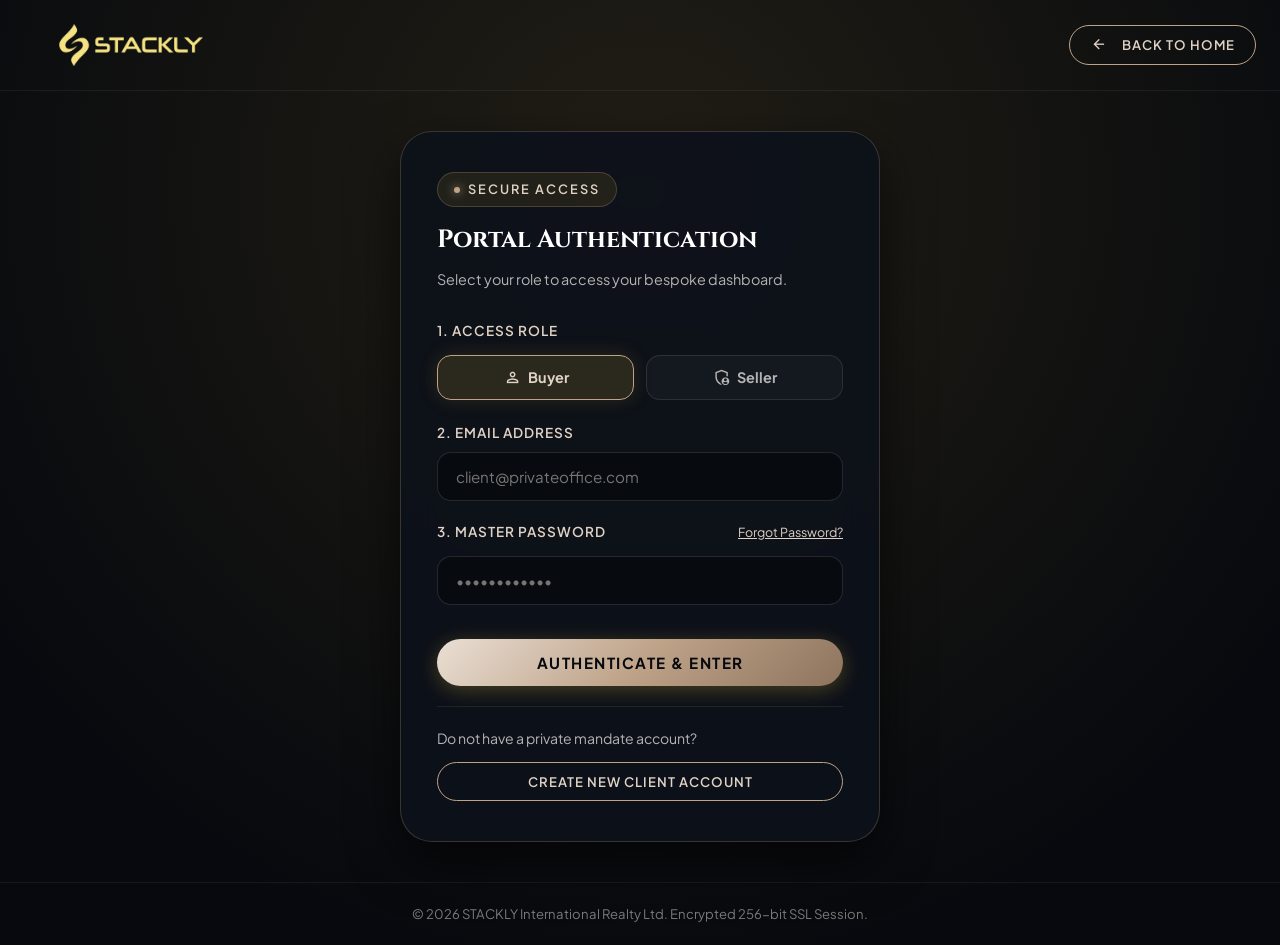
<file: login.html>
<!DOCTYPE html>
<html lang="en">
<head>
  <meta charset="UTF-8">
  <meta name="viewport" content="width=device-width, initial-scale=1.0">
  <title>Portal Authentication | STACKLY Private Client & Admin</title>
  <link rel="stylesheet" href="https://fonts.googleapis.com/css2?family=Material+Symbols+Outlined:opsz,wght,FILL,GRAD@24,400,0,0" />
  <link rel="stylesheet" href="css/style.css">
  <link rel="stylesheet" href="css/components.css">
  <link rel="stylesheet" href="css/animations.css">
</head>
<body style="min-height: 100vh; display: flex; flex-direction: column; justify-content: space-between; background: radial-gradient(circle at 50% 20%, rgba(212, 175, 55, 0.08) 0%, rgba(7, 9, 14, 1) 80%);">

  <!-- TOP HEADER WITH LOGO & BACK TO HOME BUTTON -->
  <header style="padding: 24px 0; border-bottom: 1px solid rgba(255,255,255,0.06);">
    <div class="container" style="display: flex; justify-content: space-between; align-items: center;">
      <!-- Logo requested on left -->
      <a href="index.html" class="nav-logo">
        <img src="./images/logo-dark.webp" alt="STACKLY Logo" class="nav-logo-img" onerror="this.style.display='none'; this.nextElementSibling.style.display='flex';" />
        <div class="nav-logo-fallback" style="display: none;">
          <div class="logo-crest">S</div>
          <div class="logo-text">STACK<span>LY</span></div>
        </div>
      </a>

      <!-- Back to Home Button -->
      <a href="index.html" class="btn btn-outline-gold btn-sm">
        <span class="material-symbols-outlined" style="font-size: 1.1rem; margin-right: 4px;">arrow_back</span>
        Back to Home
      </a>
    </div>
  </header>

  <!-- AUTH FORM CONTAINER -->
  <main style="flex: 1; display: flex; align-items: center; justify-content: center; padding: 40px 24px;">
    <div style="width: 100%; max-width: 480px; background: rgba(13,17,26,0.9); border: 1px solid var(--gold-border); border-radius: var(--radius-xl); padding: 40px 36px; box-shadow: var(--shadow-luxury); backdrop-filter: blur(20px);">
      
      <div class="text-center" style="margin-bottom: 28px;">
        <span class="section-tag" style="margin-bottom: 12px;">Secure Access</span>
        <h1 style="font-family: var(--font-serif); font-size: 25px; font-weight: 700; margin-bottom: 8px;">Portal Authentication</h1>
        <p style="color: var(--text-secondary); font-size: 0.9rem;">Select your role to access your bespoke dashboard.</p>
      </div>

      <form id="stacklyLoginForm">
        <!-- 1ST FIELD: ROLE SELECTOR WITH 2 OPTIONS (USER & ADMIN) -->
        <div class="form-input-box" style="margin-bottom: 22px;">
          <label class="form-input-label">1. Access Role</label>
          <div style="display: grid; grid-template-columns: 1fr 1fr; gap: 12px; margin-top: 4px;">
            <button type="button" class="role-select-btn active" data-role="user">
              <span class="material-symbols-outlined" style="font-size: 1.2rem;">person</span> Buyer
            </button>
            <button type="button" class="role-select-btn" data-role="admin">
              <span class="material-symbols-outlined" style="font-size: 1.2rem;">admin_panel_settings</span>Seller
            </button>
          </div>
          <input type="hidden" id="selectedRole" value="user" />
        </div>

        <!-- 2ND FIELD: EMAIL -->
        <div class="form-input-box">
          <label class="form-input-label">2. Email Address</label>
          <input type="email" id="loginEmail" class="form-control" placeholder="client@privateoffice.com" />
          <div class="form-error-msg" id="loginEmailError"></div>
        </div>

        <!-- 3RD FIELD: PASSWORD -->
        <div class="form-input-box">
          <div style="display: flex; justify-content: space-between; align-items: center; margin-bottom: 4px;">
            <label class="form-input-label">3. Master Password</label>
            <!-- Forgot password option: MUST REDIRECT TO 404.HTML -->
            <a href="404.html" style="font-size: 0.78rem; color: var(--gold-light); text-decoration: underline;">Forgot Password?</a>
          </div>
          <input type="password" id="loginPassword" class="form-control" placeholder="••••••••••••" />
          <div class="form-error-msg" id="loginPasswordError"></div>
        </div>

        <!-- LOGIN BUTTON -->
        <button type="submit" class="btn btn-gold" style="width: 100%; margin-top: 14px; margin-bottom: 20px; font-weight: 700; letter-spacing: 1.5px;">
          Authenticate & Enter
        </button>

        <!-- REGISTER BUTTON / LINK -->
        <div class="text-center" style="border-top: 1px solid rgba(255,255,255,0.08); padding-top: 20px;">
          <p style="color: var(--text-secondary); font-size: 0.88rem; margin-bottom: 12px;">Do not have a private mandate account?</p>
          <a href="register.html" class="btn btn-outline-gold btn-sm" style="width: 100%;">Create New Client Account</a>
        </div>
      </form>
    </div>
  </main>

  <footer style="padding: 20px 0; text-align: center; color: var(--text-muted); font-size: 0.82rem; border-top: 1px solid rgba(255,255,255,0.06);">
    &copy; 2026 STACKLY International Realty Ltd. Encrypted 256-bit SSL Session.
  </footer>

  <script src="js/auth.js"></script>
  <script src="js/main.js"></script>
</body>
</html>
</file>
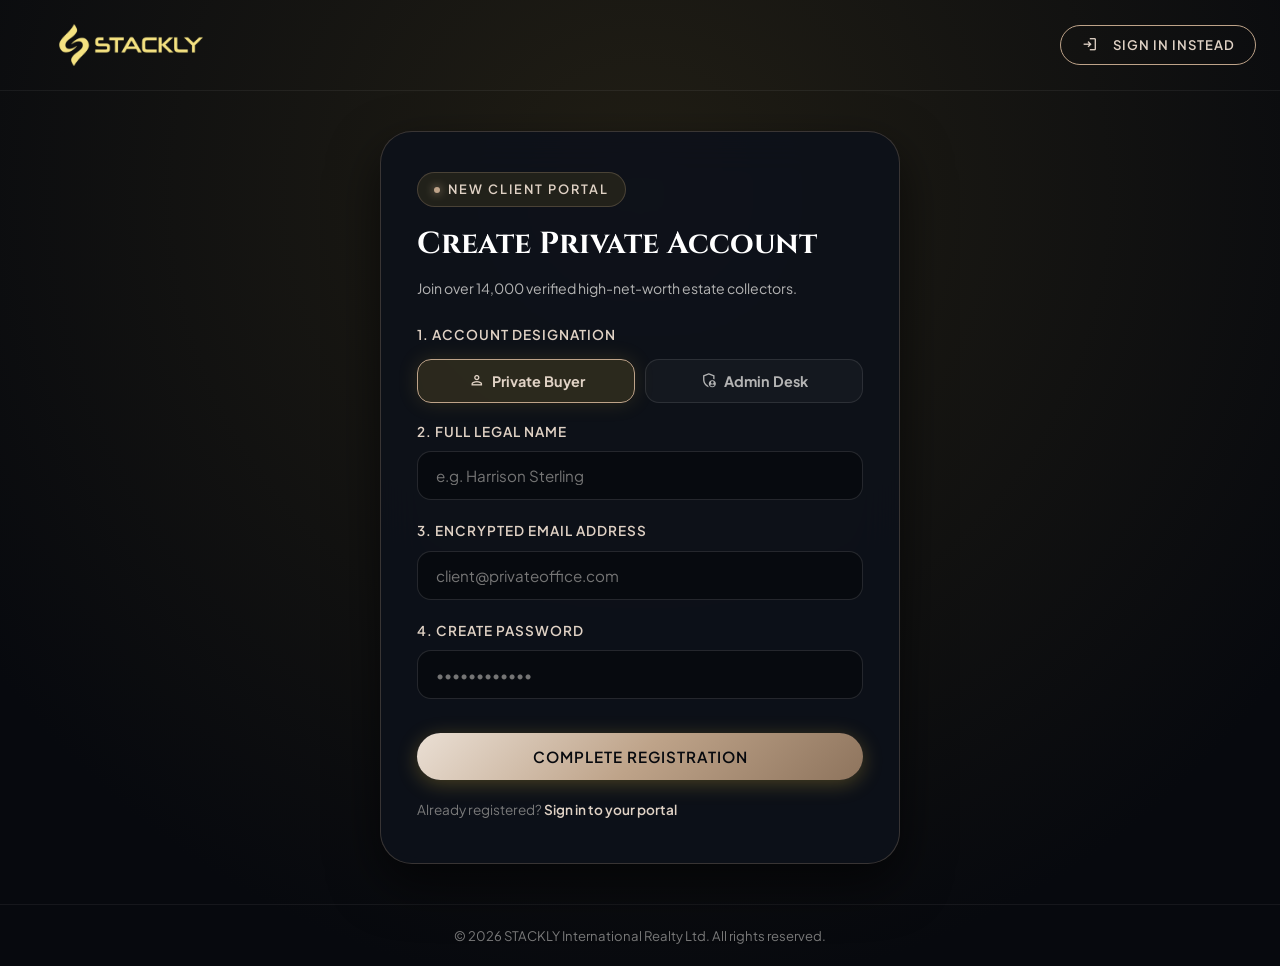
<file: register.html>
<!DOCTYPE html>
<html lang="en">
<head>
  <meta charset="UTF-8">
  <meta name="viewport" content="width=device-width, initial-scale=1.0">
  <title>Private Registration | STACKLY International Realty</title>
  <link rel="stylesheet" href="https://fonts.googleapis.com/css2?family=Material+Symbols+Outlined:opsz,wght,FILL,GRAD@24,400,0,0" />
  <link rel="stylesheet" href="css/style.css">
  <link rel="stylesheet" href="css/components.css">
  <link rel="stylesheet" href="css/animations.css">
</head>
<body style="min-height: 100vh; display: flex; flex-direction: column; justify-content: space-between; background: radial-gradient(circle at 50% 20%, rgba(212, 175, 55, 0.08) 0%, rgba(7, 9, 14, 1) 80%);">

  <header style="padding: 24px 0; border-bottom: 1px solid rgba(255,255,255,0.06);">
    <div class="container" style="display: flex; justify-content: space-between; align-items: center;">
      <a href="index.html" class="nav-logo">
        <img src="./images/logo-dark.webp" alt="STACKLY Logo" class="nav-logo-img" onerror="this.style.display='none'; this.nextElementSibling.style.display='flex';" />
        <div class="nav-logo-fallback" style="display: none;">
          <div class="logo-crest">S</div>
          <div class="logo-text">STACK<span>LY</span></div>
        </div>
      </a>
      <a href="login.html" class="btn btn-outline-gold btn-sm">
        <span class="material-symbols-outlined" style="font-size: 1.1rem; margin-right: 4px;">login</span>
        Sign In Instead
      </a>
    </div>
  </header>

  <main style="flex: 1; display: flex; align-items: center; justify-content: center; padding: 40px 24px;">
    <div style="width: 100%; max-width: 520px; background: rgba(13,17,26,0.9); border: 1px solid var(--gold-border); border-radius: var(--radius-xl); padding: 40px 36px; box-shadow: var(--shadow-luxury); backdrop-filter: blur(20px);">
      <div class="text-center" style="margin-bottom: 24px;">
        <span class="section-tag" style="margin-bottom: 12px;">New Client Portal</span>
        <h1 style="font-family: var(--font-serif); font-size: 1.9rem; font-weight: 700; margin-bottom: 8px;">Create Private Account</h1>
        <p style="color: var(--text-secondary); font-size: 0.88rem;">Join over 14,000 verified high-net-worth estate collectors.</p>
      </div>

      <form id="stacklyRegisterForm">
        <div class="form-input-box" style="margin-bottom: 18px;">
          <label class="form-input-label">1. Account Designation</label>
          <div style="display: grid; grid-template-columns: 1fr 1fr; gap: 10px; margin-top: 4px;">
            <button type="button" class="role-select-btn active" data-role="user">
              <span class="material-symbols-outlined" style="font-size: 1.1rem;">person</span> Private Buyer
            </button>
            <button type="button" class="role-select-btn" data-role="admin">
              <span class="material-symbols-outlined" style="font-size: 1.1rem;">admin_panel_settings</span> Admin Desk
            </button>
          </div>
          <input type="hidden" id="selectedRole" value="user" />
        </div>

        <div class="form-input-box">
          <label class="form-input-label">2. Full Legal Name</label>
          <input type="text" id="regName" class="form-control" placeholder="e.g. Harrison Sterling" />
          <div class="form-error-msg" id="regNameError"></div>
        </div>

        <div class="form-input-box">
          <label class="form-input-label">3. Encrypted Email Address</label>
          <input type="email" id="regEmail" class="form-control" placeholder="client@privateoffice.com" />
          <div class="form-error-msg" id="regEmailError"></div>
        </div>

        <div class="form-input-box">
          <label class="form-input-label">4. Create Password</label>
          <input type="password" id="regPassword" class="form-control" placeholder="••••••••••••" />
          <div class="form-error-msg" id="regPasswordError"></div>
        </div>

        <button type="submit" class="btn btn-gold" style="width: 100%; margin-top: 14px; margin-bottom: 16px;">
          Complete Registration
        </button>

        <div class="text-center">
          <span style="color: var(--text-muted); font-size: 0.85rem;">Already registered? </span>
          <a href="login.html" style="color: var(--gold-light); font-size: 0.85rem; font-weight: 600;">Sign in to your portal</a>
        </div>
      </form>
    </div>
  </main>

  <footer style="padding: 20px 0; text-align: center; color: var(--text-muted); font-size: 0.82rem; border-top: 1px solid rgba(255,255,255,0.06);">
    &copy; 2026 STACKLY International Realty Ltd. All rights reserved.
  </footer>

  <script src="js/auth.js"></script>
  <script src="js/main.js"></script>
</body>
</html>
</file>
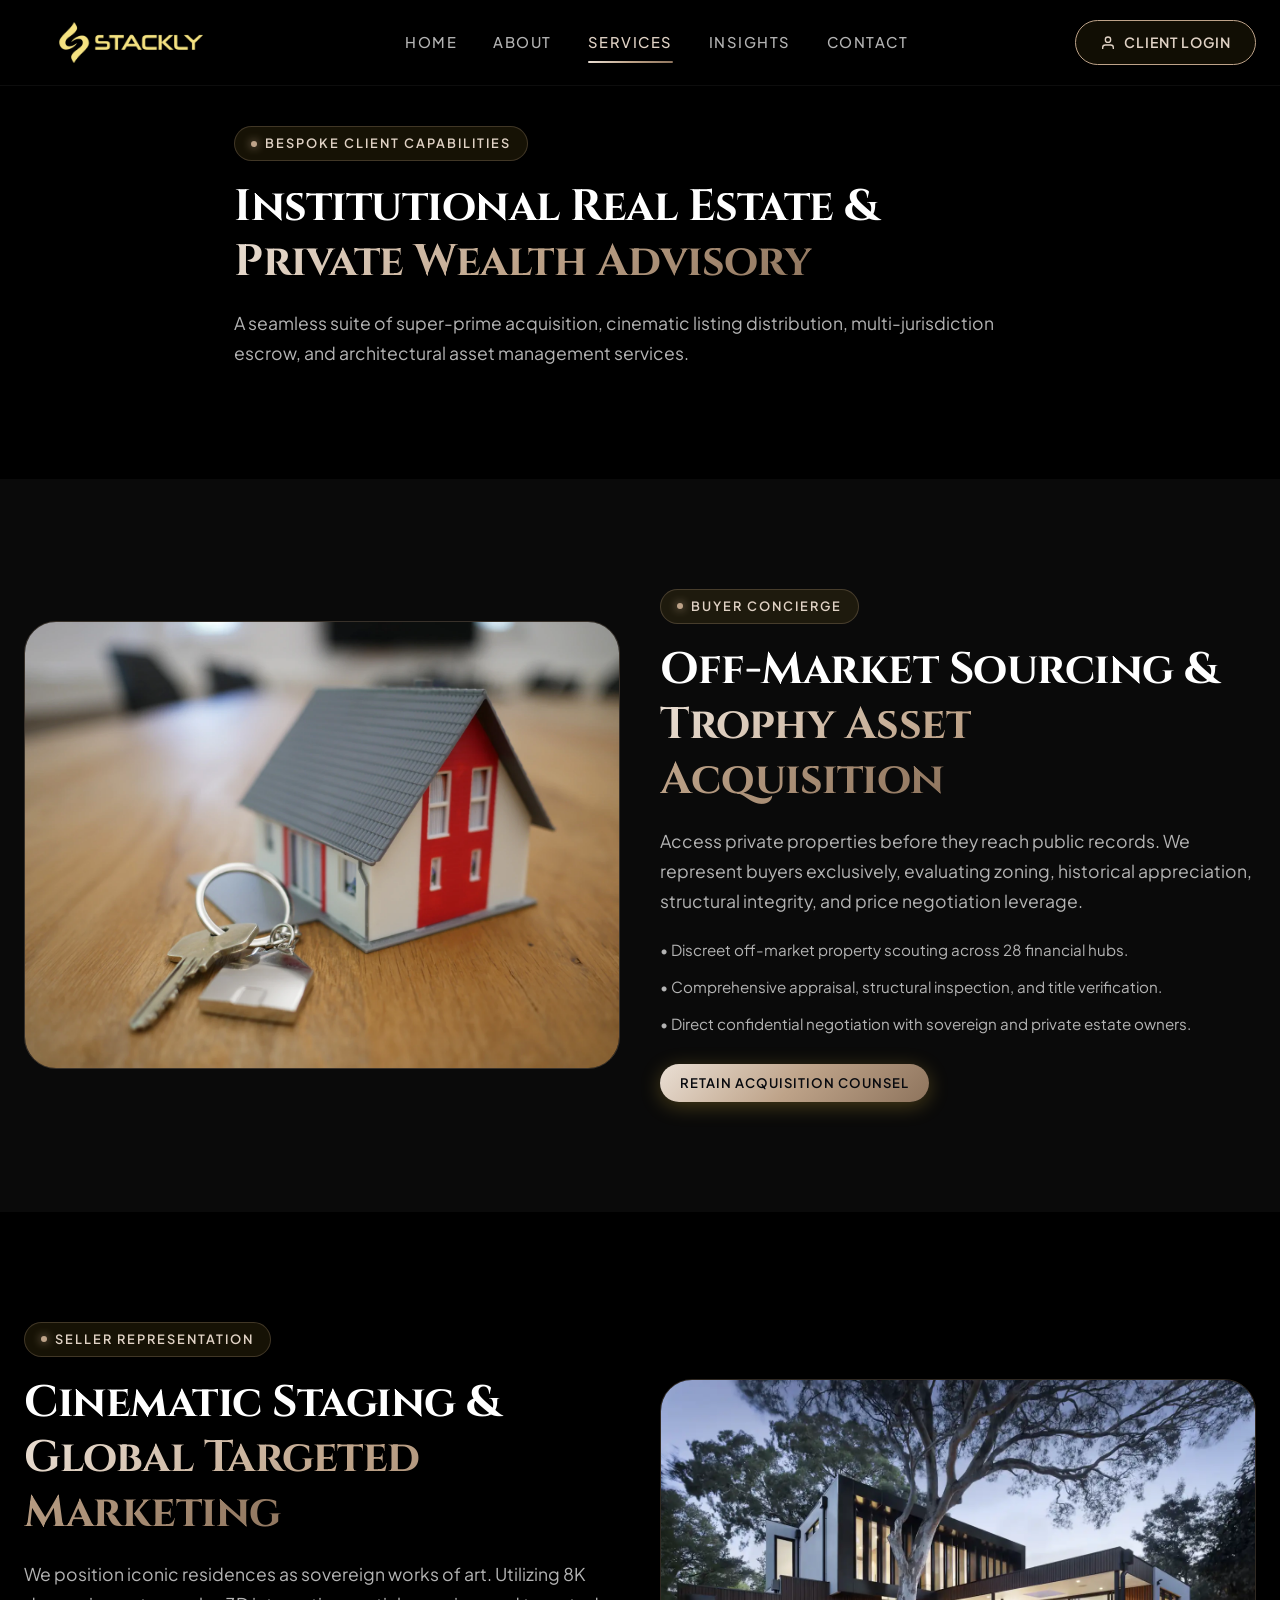
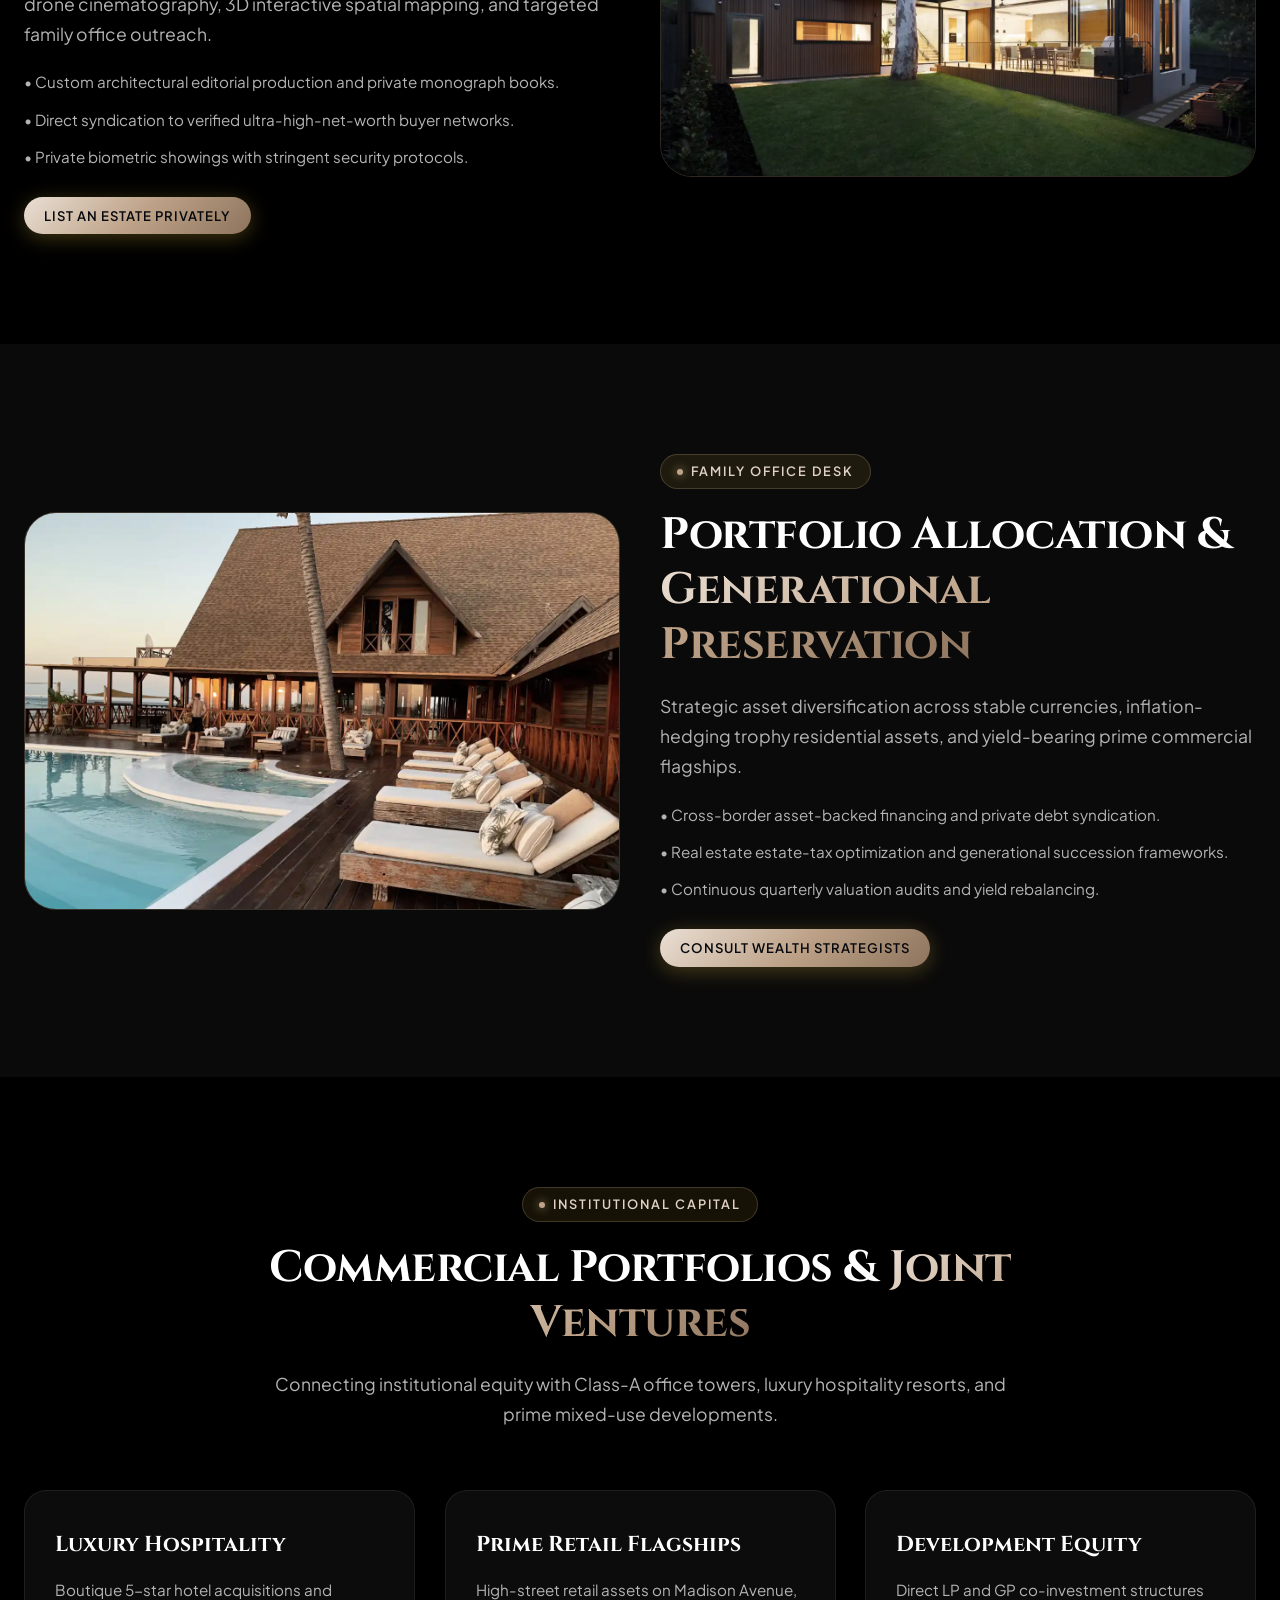
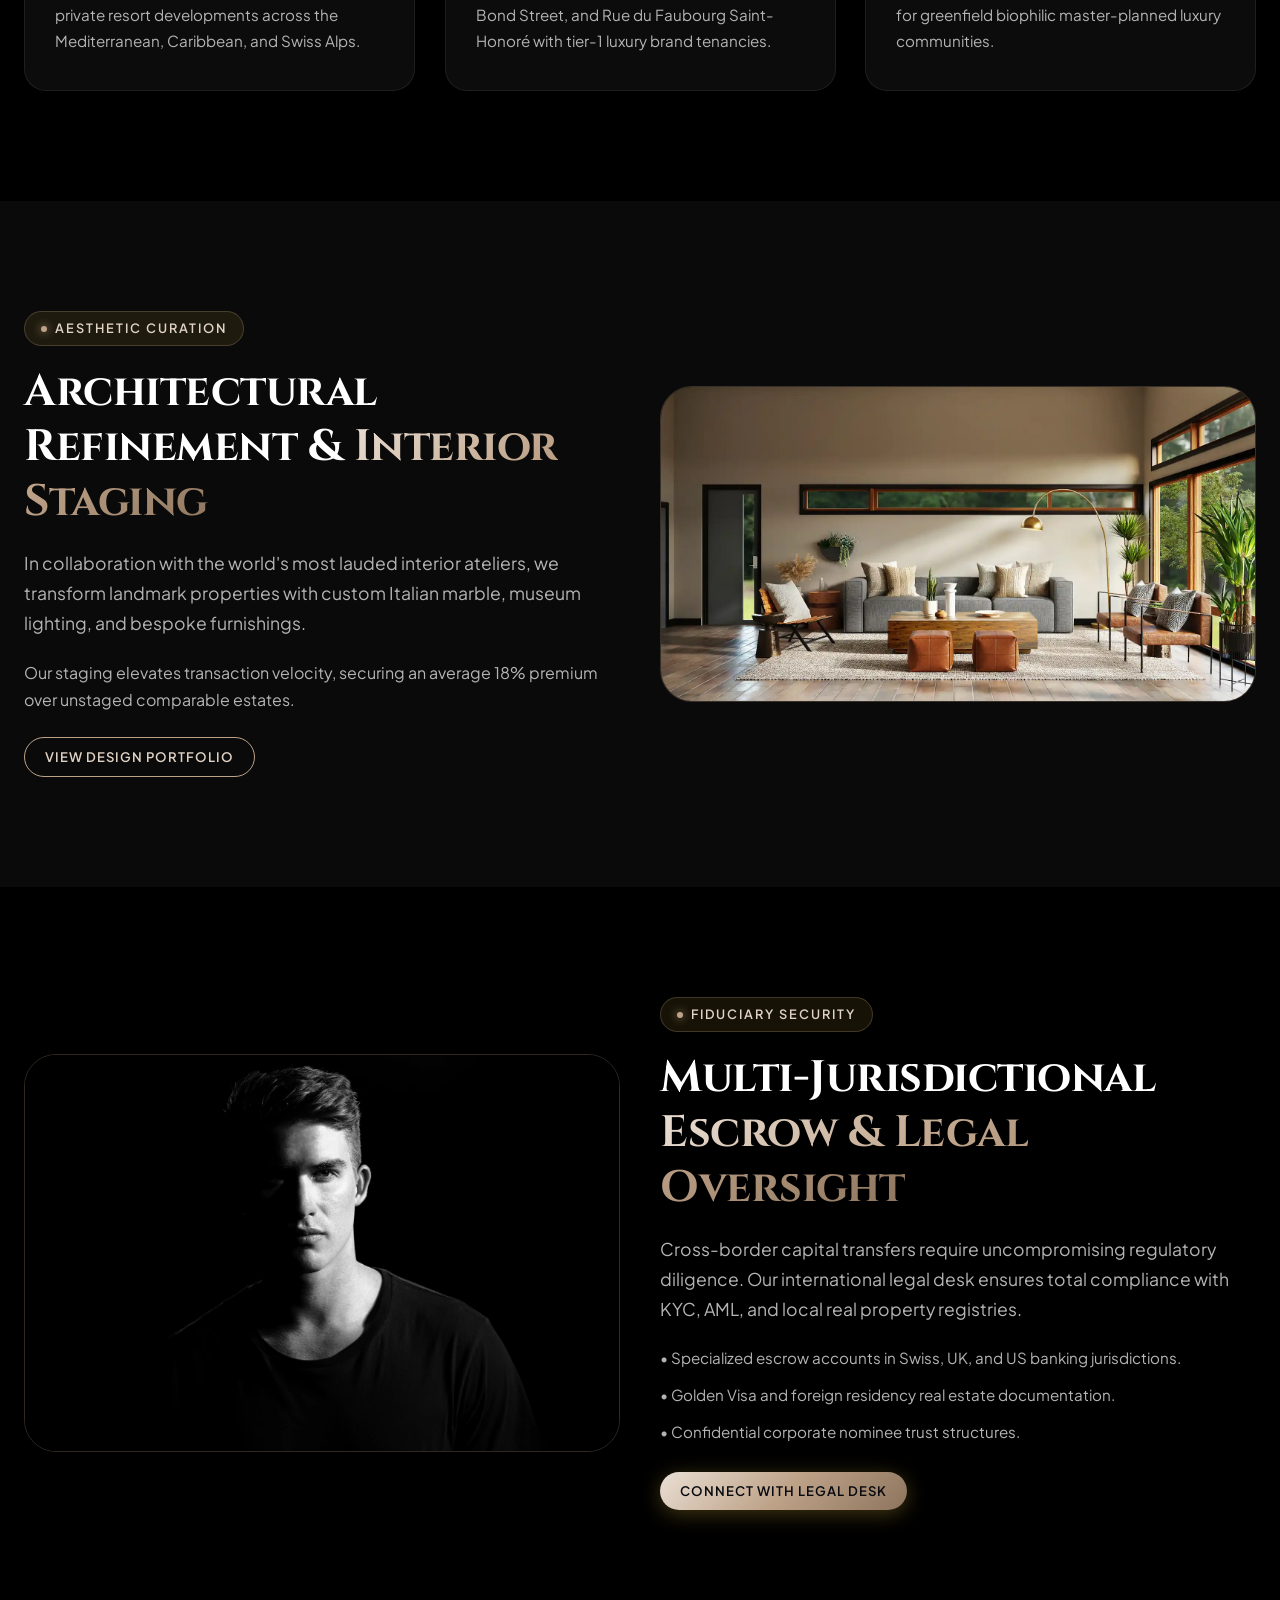
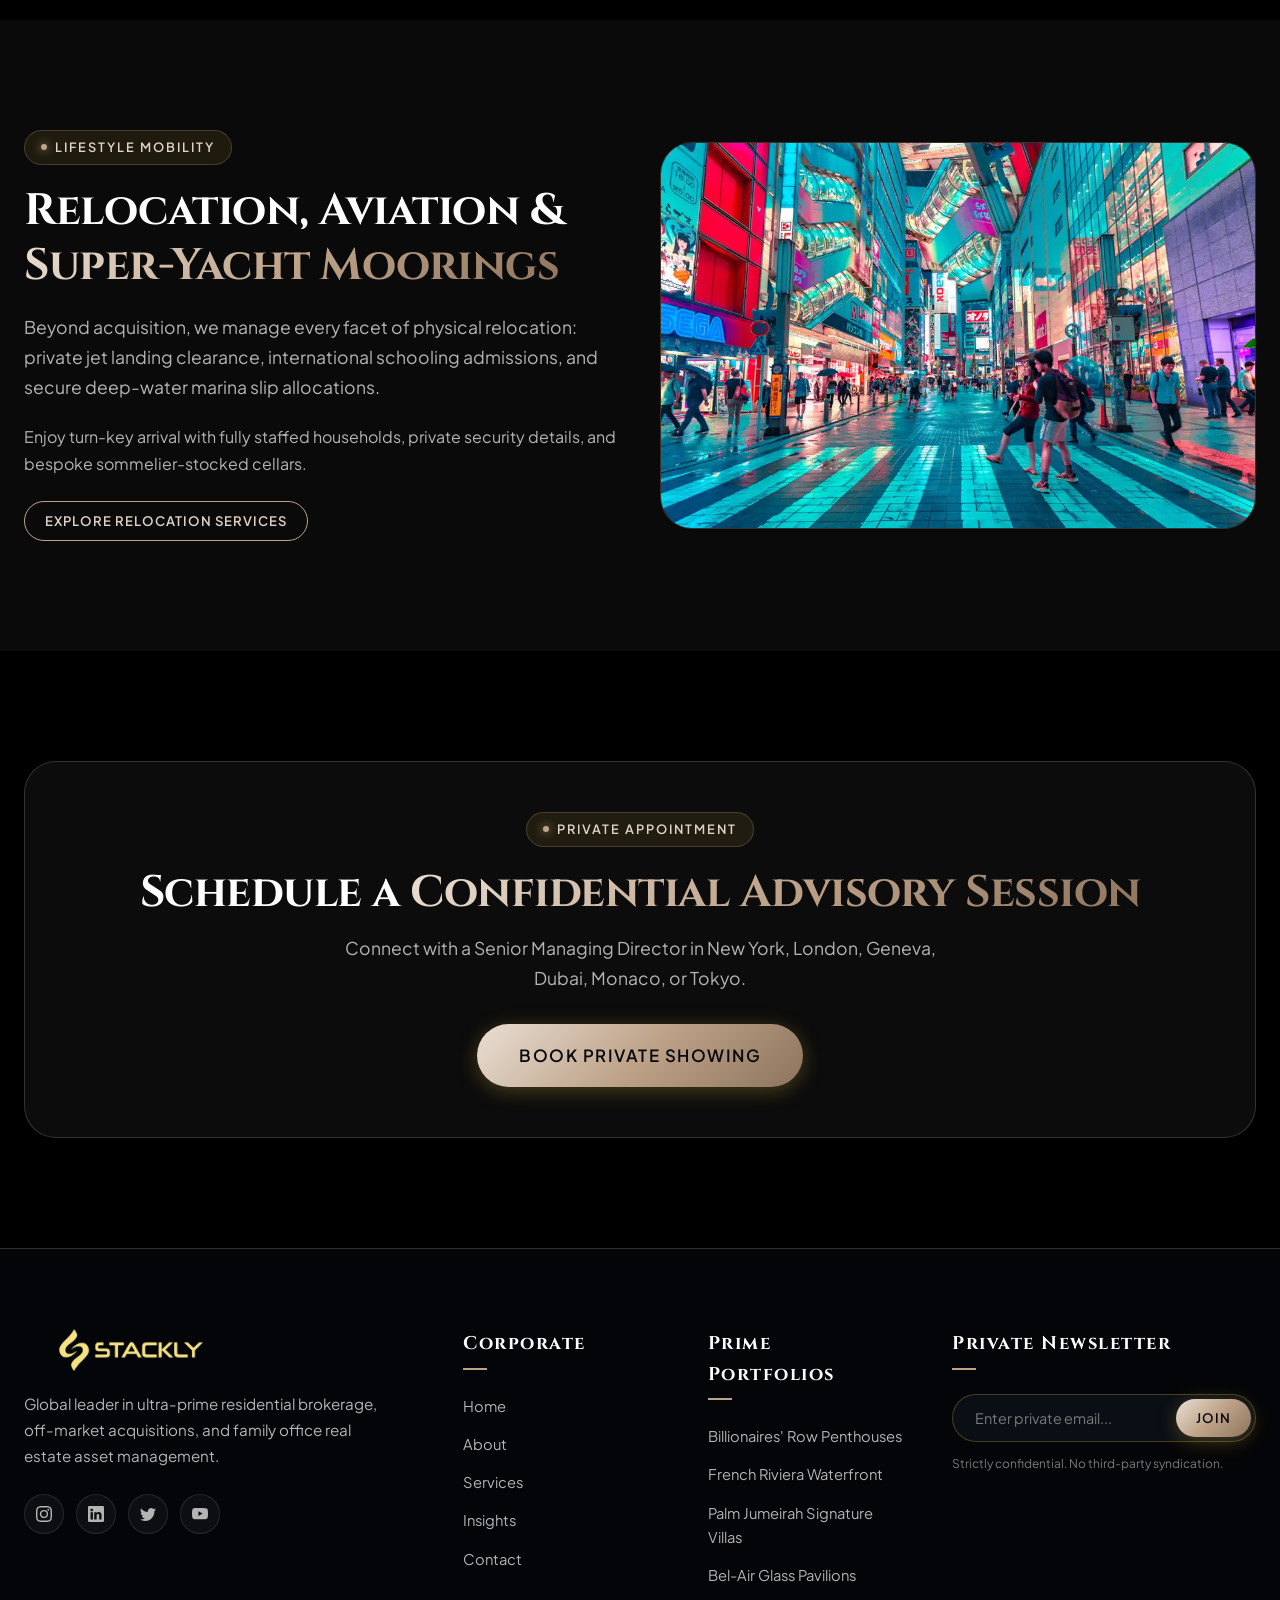
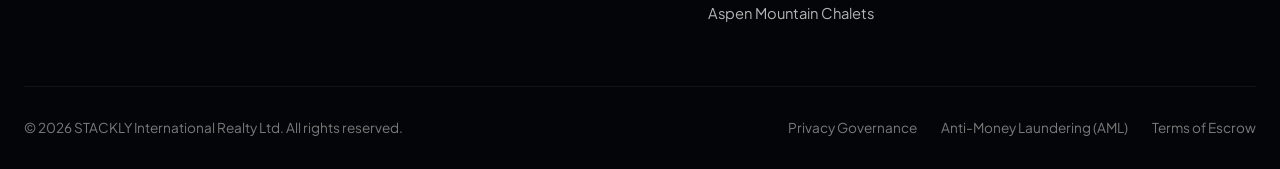
<file: services.html>
<!DOCTYPE html>
<html lang="en">
<head>
  <meta charset="UTF-8">
  <meta name="viewport" content="width=device-width, initial-scale=1.0">
  <title>Services | Stackly Bespoke Real Estate & Private Wealth Advisory</title>
  <meta name="description" content="Comprehensive private client real estate services including buyer representation, off-market sales, escrow legal concierge, and portfolio syndication.">
  <link rel="stylesheet" href="https://fonts.googleapis.com/css2?family=Material+Symbols+Outlined:opsz,wght,FILL,GRAD@24,400,0,0" />
  <link rel="stylesheet" href="css/style.css">
  <link rel="stylesheet" href="css/components.css">
  <link rel="stylesheet" href="css/animations.css">
</head>
<body>

  <!-- HEADER -->
  <header class="site-header">
    <div class="container nav-container">
      <a href="index.html" class="nav-logo">
        <img src="./images/logo-dark.webp" alt="STACKLY Logo" class="nav-logo-img" onerror="this.style.display='none'; this.nextElementSibling.style.display='flex';" />
        <div class="nav-logo-fallback" style="display: none;">
          <div class="logo-crest">S</div>
          <div class="logo-text">STACK<span>LY</span></div>
        </div>
      </a>

      <nav class="nav-menu">
        <a href="index.html" class="nav-link">Home</a>
        <a href="about.html" class="nav-link">About</a>
        <a href="services.html" class="nav-link active">Services</a>
        <a href="blog.html" class="nav-link">Insights</a>
        <a href="contact.html" class="nav-link">Contact</a>
      </nav>

      <div class="nav-actions">
        <a href="login.html" class="btn-nav-login">
          <svg width="16" height="16" viewBox="0 0 24 24" fill="none" stroke="currentColor" stroke-width="2"><path d="M20 21v-2a4 4 0 0 0-4-4H8a4 4 0 0 0-4 4v2"></path><circle cx="12" cy="7" r="4"></circle></svg>
          Client Login
        </a>
      </div>

      <button class="nav-hamburger" aria-label="Toggle Navigation">
        <span></span>
        <span></span>
        <span></span>
      </button>
    </div>
  </header>

  <!-- Mobile Drawer -->
  <div class="mobile-nav-drawer">
    <div class="mobile-drawer-header">
      <a href="index.html" class="mobile-drawer-logo">
        <img src="./images/logo-dark.webp" alt="STACKLY" class="mobile-drawer-logo-img" />
      </a>
      <button class="mobile-drawer-close" aria-label="Close menu">
        <span class="material-symbols-outlined">close</span>
      </button>
    </div>
    <nav class="mobile-nav-links">
      <a href="index.html" class="mobile-nav-link">Home</a>
      <a href="about.html" class="mobile-nav-link">About</a>
      <a href="services.html" class="mobile-nav-link active">Services</a>
      <a href="blog.html" class="mobile-nav-link">Insights</a>
      <a href="contact.html" class="mobile-nav-link">Contact</a>
    </nav>
    <div class="mobile-nav-actions">
      <a href="login.html" class="btn-mobile-login">Client & Admin Login</a>
    </div>
  </div>

  <main>
    <!-- SECTION 1: SERVICES HERO & MATRIX -->
    <section class="section" style="padding-top: calc(var(--header-height) + 40px);">
      <div class="container text-center" style="max-width: 860px; margin: 0 auto;">
          <span class="section-tag">Bespoke Client Capabilities</span>
          <h1 class="section-title">Institutional Real Estate & <span class="gold-gradient-text">Private Wealth Advisory</span></h1>
          <p class="section-description">
            A seamless suite of super-prime acquisition, cinematic listing distribution, multi-jurisdiction escrow, and architectural asset management services.
          </p>
        </div>
      </div>
    </section>

    <!-- SECTION 2: BUYER ACQUISITION & CONCIERGE -->
    <section class="section section-dark">
      <div class="container">
        <div class="grid-2col">
          <div class="img-col">
            <img src="./images/service-buying.webp" alt="Buyer Representation" style="border-radius: var(--radius-xl); border: 1px solid var(--gold-border);" />
          </div>
          <div class="content-col">
            <span class="section-tag">Buyer Concierge</span>
            <h2 class="section-title">Off-Market Sourcing & <span class="gold-gradient-text">Trophy Asset Acquisition</span></h2>
            <p class="section-description" style="margin-bottom: 20px;">
              Access private properties before they reach public records. We represent buyers exclusively, evaluating zoning, historical appreciation, structural integrity, and price negotiation leverage.
            </p>
            <ul style="display: flex; flex-direction: column; gap: 12px; color: var(--text-secondary); font-size: 0.95rem; margin-bottom: 28px;">
              <li>• Discreet off-market property scouting across 28 financial hubs.</li>
              <li>• Comprehensive appraisal, structural inspection, and title verification.</li>
              <li>• Direct confidential negotiation with sovereign and private estate owners.</li>
            </ul>
            <a href="contact.html?service=buying" class="btn btn-gold btn-sm">Retain Acquisition Counsel</a>
          </div>
        </div>
      </div>
    </section>

    <!-- SECTION 3: SELLER REPRESENTATION & CINEMATIC STAGING -->
    <section class="section">
      <div class="container">
        <div class="grid-2col">
          <div class="content-col">
            <span class="section-tag">Seller Representation</span>
            <h2 class="section-title">Cinematic Staging & <span class="gold-gradient-text">Global Targeted Marketing</span></h2>
            <p class="section-description" style="margin-bottom: 20px;">
              We position iconic residences as sovereign works of art. Utilizing 8K drone cinematography, 3D interactive spatial mapping, and targeted family office outreach.
            </p>
            <ul style="display: flex; flex-direction: column; gap: 12px; color: var(--text-secondary); font-size: 0.95rem; margin-bottom: 28px;">
              <li>• Custom architectural editorial production and private monograph books.</li>
              <li>• Direct syndication to verified ultra-high-net-worth buyer networks.</li>
              <li>• Private biometric showings with stringent security protocols.</li>
            </ul>
            <a href="contact.html?service=selling" class="btn btn-gold btn-sm">List an Estate Privately</a>
          </div>
          <div class="img-col">
            <img src="./images/service-selling.webp" alt="Cinematic Staging" style="border-radius: var(--radius-xl); border: 1px solid var(--gold-border);" />
          </div>
        </div>
      </div>
    </section>

    <!-- SECTION 4: FAMILY OFFICE & PRIVATE WEALTH ADVISORY -->
    <section class="section section-dark">
      <div class="container">
        <div class="grid-2col">
          <div class="img-col">
            <img src="./images/service-mgmt.webp" alt="Family Office Asset Management" style="border-radius: var(--radius-xl); border: 1px solid var(--gold-border);" />
          </div>
          <div class="content-col">
            <span class="section-tag">Family Office Desk</span>
            <h2 class="section-title">Portfolio Allocation & <span class="gold-gradient-text">Generational Preservation</span></h2>
            <p class="section-description" style="margin-bottom: 20px;">
              Strategic asset diversification across stable currencies, inflation-hedging trophy residential assets, and yield-bearing prime commercial flagships.
            </p>
            <ul style="display: flex; flex-direction: column; gap: 12px; color: var(--text-secondary); font-size: 0.95rem; margin-bottom: 28px;">
              <li>• Cross-border asset-backed financing and private debt syndication.</li>
              <li>• Real estate estate-tax optimization and generational succession frameworks.</li>
              <li>• Continuous quarterly valuation audits and yield rebalancing.</li>
            </ul>
            <a href="contact.html?service=wealth" class="btn btn-gold btn-sm">Consult Wealth Strategists</a>
          </div>
        </div>
      </div>
    </section>

    <!-- SECTION 5: COMMERCIAL REAL ESTATE & SYNDICATION -->
    <section class="section">
      <div class="container">
          <div class="section-header">
            <span class="section-tag">Institutional Capital</span>
            <h2 class="section-title">Commercial Portfolios & <span class="gold-gradient-text">Joint Ventures</span></h2>
            <p class="section-description">Connecting institutional equity with Class-A office towers, luxury hospitality resorts, and prime mixed-use developments.</p>
          </div>

          <div class="advantage-grid">
            <div class="advantage-card">
              <h3 class="advantage-title">Luxury Hospitality</h3>
              <p class="advantage-desc">Boutique 5-star hotel acquisitions and private resort developments across the Mediterranean, Caribbean, and Swiss Alps.</p>
            </div>
            <div class="advantage-card">
              <h3 class="advantage-title">Prime Retail Flagships</h3>
              <p class="advantage-desc">High-street retail assets on Madison Avenue, Bond Street, and Rue du Faubourg Saint-Honoré with tier-1 luxury brand tenancies.</p>
            </div>
            <div class="advantage-card">
              <h3 class="advantage-title">Development Equity</h3>
              <p class="advantage-desc">Direct LP and GP co-investment structures for greenfield biophilic master-planned luxury communities.</p>
            </div>
          </div>
        </div>
      </div>
    </section>

    <!-- SECTION 6: ARCHITECTURAL RESTYLING & INTERIOR CURATION -->
    <section class="section section-dark">
      <div class="container">
        <div class="grid-2col">
          <div class="content-col">
            <span class="section-tag">Aesthetic Curation</span>
            <h2 class="section-title">Architectural Refinement & <span class="gold-gradient-text">Interior Staging</span></h2>
            <p class="section-description" style="margin-bottom: 20px;">
              In collaboration with the world's most lauded interior ateliers, we transform landmark properties with custom Italian marble, museum lighting, and bespoke furnishings.
            </p>
            <p style="color: var(--text-secondary); line-height: 1.7; margin-bottom: 24px;">
              Our staging elevates transaction velocity, securing an average 18% premium over unstaged comparable estates.
            </p>
            <a href="contact.html?service=design" class="btn btn-outline-gold btn-sm">View Design Portfolio</a>
          </div>
          <div class="img-col">
            <img src="./images/service-design.webp" alt="Interior Staging" style="border-radius: var(--radius-xl); border: 1px solid var(--gold-border);" />
          </div>
        </div>
      </div>
    </section>

    <!-- SECTION 7: LEGAL, TITLE & ESCROW CONCIERGE -->
    <section class="section">
      <div class="container">
        <div class="grid-2col">
          <div class="img-col img-from-left">
            <img src="./images/service-legal.webp" alt="Legal Escrow Concierge" style="border-radius: var(--radius-xl); border: 1px solid var(--gold-border);" />
          </div>
          <div class="content-col">
            <span class="section-tag">Fiduciary Security</span>
            <h2 class="section-title">Multi-Jurisdictional <span class="gold-gradient-text">Escrow & Legal Oversight</span></h2>
            <p class="section-description" style="margin-bottom: 20px;">
              Cross-border capital transfers require uncompromising regulatory diligence. Our international legal desk ensures total compliance with KYC, AML, and local real property registries.
            </p>
            <ul style="display: flex; flex-direction: column; gap: 12px; color: var(--text-secondary); font-size: 0.95rem; margin-bottom: 28px;">
              <li>• Specialized escrow accounts in Swiss, UK, and US banking jurisdictions.</li>
              <li>• Golden Visa and foreign residency real estate documentation.</li>
              <li>• Confidential corporate nominee trust structures.</li>
            </ul>
            <a href="contact.html?service=legal" class="btn btn-gold btn-sm">Connect with Legal Desk</a>
          </div>
        </div>
      </div>
    </section>

    <!-- SECTION 8: VIP RELOCATION, PRIVATE AVIATION & YACHT CONCIERGE -->
    <section class="section section-dark">
      <div class="container">
        <div class="grid-2col">
          <div class="content-col">
            <span class="section-tag">Lifestyle Mobility</span>
            <h2 class="section-title">Relocation, Aviation & <span class="gold-gradient-text">Super-Yacht Moorings</span></h2>
            <p class="section-description" style="margin-bottom: 20px;">
              Beyond acquisition, we manage every facet of physical relocation: private jet landing clearance, international schooling admissions, and secure deep-water marina slip allocations.
            </p>
            <p style="color: var(--text-secondary); line-height: 1.7; margin-bottom: 24px;">
              Enjoy turn-key arrival with fully staffed households, private security details, and bespoke sommelier-stocked cellars.
            </p>
            <a href="contact.html?service=relocation" class="btn btn-outline-gold btn-sm">Explore Relocation Services</a>
          </div>
          <div class="img-col">
            <img src="./images/service-relocation.webp" alt="VIP Relocation & Aviation" style="border-radius: var(--radius-xl); border: 1px solid var(--gold-border);" />
          </div>
        </div>
      </div>
    </section>

    <!-- SECTION 9: SCHEDULE VIP ADVISORY SESSION -->
    <section class="section">
      <div class="container">
          <div style="background: var(--bg-card); border: 1px solid var(--gold-border); border-radius: var(--radius-xl); padding: 50px; text-align: center;">
            <span class="section-tag">Private Appointment</span>
            <h2 class="section-title" style="margin-bottom: 14px;">Schedule a <span class="gold-gradient-text">Confidential Advisory Session</span></h2>
            <p class="section-description" style="max-width: 620px; margin: 0 auto 30px auto;">
              Connect with a Senior Managing Director in New York, London, Geneva, Dubai, Monaco, or Tokyo.
            </p>
            <a href="contact.html" class="btn btn-gold btn-lg">Book Private Showing</a>
          </div>
        </div>
      </div>
    </section>
  </main>

  <!-- FOOTER -->
 <footer class="site-footer">
    <div class="container">
      <div class="footer-top-grid">
        <div class="footer-brand-col">
          <a href="index.html" class="nav-logo">
            <img src="./images/logo-dark.webp" alt="STACKLY Logo" class="nav-logo-img" onerror="this.style.display='none'; this.nextElementSibling.style.display='flex';" />
            <div class="nav-logo-fallback" style="display: none;">
              <div class="logo-crest">S</div>
              <div class="logo-text">STACK<span>LY</span></div>
            </div>
          </a>
          <p>Global leader in ultra-prime residential brokerage, off-market acquisitions, and family office real estate asset management.</p>
          <div class="footer-social-links">
            <a href="404.html" class="footer-social-icon" title="Instagram"><svg xmlns="http://www.w3.org/2000/svg" width="16" height="16" fill="currentColor" class="bi bi-instagram" viewBox="0 0 16 16">
  <path d="M8 0C5.829 0 5.556.01 4.703.048 3.85.088 3.269.222 2.76.42a3.9 3.9 0 0 0-1.417.923A3.9 3.9 0 0 0 .42 2.76C.222 3.268.087 3.85.048 4.7.01 5.555 0 5.827 0 8.001c0 2.172.01 2.444.048 3.297.04.852.174 1.433.372 1.942.205.526.478.972.923 1.417.444.445.89.719 1.416.923.51.198 1.09.333 1.942.372C5.555 15.99 5.827 16 8 16s2.444-.01 3.298-.048c.851-.04 1.434-.174 1.943-.372a3.9 3.9 0 0 0 1.416-.923c.445-.445.718-.891.923-1.417.197-.509.332-1.09.372-1.942C15.99 10.445 16 10.173 16 8s-.01-2.445-.048-3.299c-.04-.851-.175-1.433-.372-1.941a3.9 3.9 0 0 0-.923-1.417A3.9 3.9 0 0 0 13.24.42c-.51-.198-1.092-.333-1.943-.372C10.443.01 10.172 0 7.998 0zm-.717 1.442h.718c2.136 0 2.389.007 3.232.046.78.035 1.204.166 1.486.275.373.145.64.319.92.599s.453.546.598.92c.11.281.24.705.275 1.485.039.843.047 1.096.047 3.231s-.008 2.389-.047 3.232c-.035.78-.166 1.203-.275 1.485a2.5 2.5 0 0 1-.599.919c-.28.28-.546.453-.92.598-.28.11-.704.24-1.485.276-.843.038-1.096.047-3.232.047s-2.39-.009-3.233-.047c-.78-.036-1.203-.166-1.485-.276a2.5 2.5 0 0 1-.92-.598 2.5 2.5 0 0 1-.6-.92c-.109-.281-.24-.705-.275-1.485-.038-.843-.046-1.096-.046-3.233s.008-2.388.046-3.231c.036-.78.166-1.204.276-1.486.145-.373.319-.64.599-.92s.546-.453.92-.598c.282-.11.705-.24 1.485-.276.738-.034 1.024-.044 2.515-.045zm4.988 1.328a.96.96 0 1 0 0 1.92.96.96 0 0 0 0-1.92m-4.27 1.122a4.109 4.109 0 1 0 0 8.217 4.109 4.109 0 0 0 0-8.217m0 1.441a2.667 2.667 0 1 1 0 5.334 2.667 2.667 0 0 1 0-5.334"/>
</svg></a>
            <a href="404.html" class="footer-social-icon" title="LinkedIn"><svg xmlns="http://www.w3.org/2000/svg" width="16" height="16" fill="currentColor" class="bi bi-linkedin" viewBox="0 0 16 16">
  <path d="M0 1.146C0 .513.526 0 1.175 0h13.65C15.474 0 16 .513 16 1.146v13.708c0 .633-.526 1.146-1.175 1.146H1.175C.526 16 0 15.487 0 14.854zm4.943 12.248V6.169H2.542v7.225zm-1.2-8.212c.837 0 1.358-.554 1.358-1.248-.015-.709-.52-1.248-1.342-1.248S2.4 3.226 2.4 3.934c0 .694.521 1.248 1.327 1.248zm4.908 8.212V9.359c0-.216.016-.432.08-.586.173-.431.568-.878 1.232-.878.869 0 1.216.662 1.216 1.634v3.865h2.401V9.25c0-2.22-1.184-3.252-2.764-3.252-1.274 0-1.845.7-2.165 1.193v.025h-.016l.016-.025V6.169h-2.4c.03.678 0 7.225 0 7.225z"/>
</svg></a>
            <a href="404.html" class="footer-social-icon" title="X (Twitter)"><svg xmlns="http://www.w3.org/2000/svg" width="16" height="16" fill="currentColor" class="bi bi-twitter" viewBox="0 0 16 16">
  <path d="M5.026 15c6.038 0 9.341-5.003 9.341-9.334q.002-.211-.006-.422A6.7 6.7 0 0 0 16 3.542a6.7 6.7 0 0 1-1.889.518 3.3 3.3 0 0 0 1.447-1.817 6.5 6.5 0 0 1-2.087.793A3.286 3.286 0 0 0 7.875 6.03a9.32 9.32 0 0 1-6.767-3.429 3.29 3.29 0 0 0 1.018 4.382A3.3 3.3 0 0 1 .64 6.575v.045a3.29 3.29 0 0 0 2.632 3.218 3.2 3.2 0 0 1-.865.115 3 3 0 0 1-.614-.057 3.28 3.28 0 0 0 3.067 2.277A6.6 6.6 0 0 1 .78 13.58a6 6 0 0 1-.78-.045A9.34 9.34 0 0 0 5.026 15"/>
</svg></a>
            <a href="404.html" class="footer-social-icon" title="YouTube"><svg xmlns="http://www.w3.org/2000/svg" width="16" height="16" fill="currentColor" class="bi bi-youtube" viewBox="0 0 16 16">
  <path d="M8.051 1.999h.089c.822.003 4.987.033 6.11.335a2.01 2.01 0 0 1 1.415 1.42c.101.38.172.883.22 1.402l.01.104.022.26.008.104c.065.914.073 1.77.074 1.957v.075c-.001.194-.01 1.108-.082 2.06l-.008.105-.009.104c-.05.572-.124 1.14-.235 1.558a2.01 2.01 0 0 1-1.415 1.42c-1.16.312-5.569.334-6.18.335h-.142c-.309 0-1.587-.006-2.927-.052l-.17-.006-.087-.004-.171-.007-.171-.007c-1.11-.049-2.167-.128-2.654-.26a2.01 2.01 0 0 1-1.415-1.419c-.111-.417-.185-.986-.235-1.558L.09 9.82l-.008-.104A31 31 0 0 1 0 7.68v-.123c.002-.215.01-.958.064-1.778l.007-.103.003-.052.008-.104.022-.26.01-.104c.048-.519.119-1.023.22-1.402a2.01 2.01 0 0 1 1.415-1.42c.487-.13 1.544-.21 2.654-.26l.17-.007.172-.006.086-.003.171-.007A100 100 0 0 1 7.858 2zM6.4 5.209v4.818l4.157-2.408z"/>
</svg></a>
          </div>
        </div>

        

        <div>
          <h4 class="footer-heading">Corporate</h4>
          <div class="footer-links">
             <a href="index.html" class="footer-link">Home</a>
            <a href="about.html" class="footer-link">About</a>
            <a href="services.html" class="footer-link">Services</a>
            <a href="blog.html" class="footer-link">Insights</a>
            <a href="contact.html" class="footer-link">Contact</a>
          </div>
        </div>
        <div>
          <h4 class="footer-heading">Prime Portfolios</h4>
          <div class="footer-links">
            <a href="404.html" class="footer-link">Billionaires' Row Penthouses</a>
            <a href="404.html" class="footer-link">French Riviera Waterfront</a>
            <a href="404.html" class="footer-link">Palm Jumeirah Signature Villas</a>
            <a href="404.html" class="footer-link">Bel-Air Glass Pavilions</a>
            <a href="404.html" class="footer-link">Aspen Mountain Chalets</a>
          </div>
        </div>

        <div>
          <h4 class="footer-heading">Private Newsletter</h4>
          <form class="footer-newsletter-form" onsubmit="event.preventDefault();">
            <div class="newsletter-input-wrap">
              <input type="email" class="newsletter-input" placeholder="Enter private email..." id="footerEmailServices" />
              <button type="submit" class="btn btn-gold btn-sm">Join</button>
            </div>
            <div class="form-error-msg" id="footerEmailServicesError"></div>
            <span style="font-size: 0.75rem; color: var(--text-muted);">Strictly confidential. No third-party syndication.</span>
          </form>
        </div>
      </div>

      <div class="footer-bottom">
        <div>&copy; 2026 STACKLY International Realty Ltd. All rights reserved.</div>
        <div class="footer-bottom-links">
          <a href="404.html">Privacy Governance</a>
          <a href="404.html">Anti-Money Laundering (AML)</a>
          <a href="404.html">Terms of Escrow</a>
        </div>
      </div>
    </div>
  </footer>

  <script src="js/property-data.js"></script>
  <script src="js/main.js"></script>
</body>
</html>
</file>
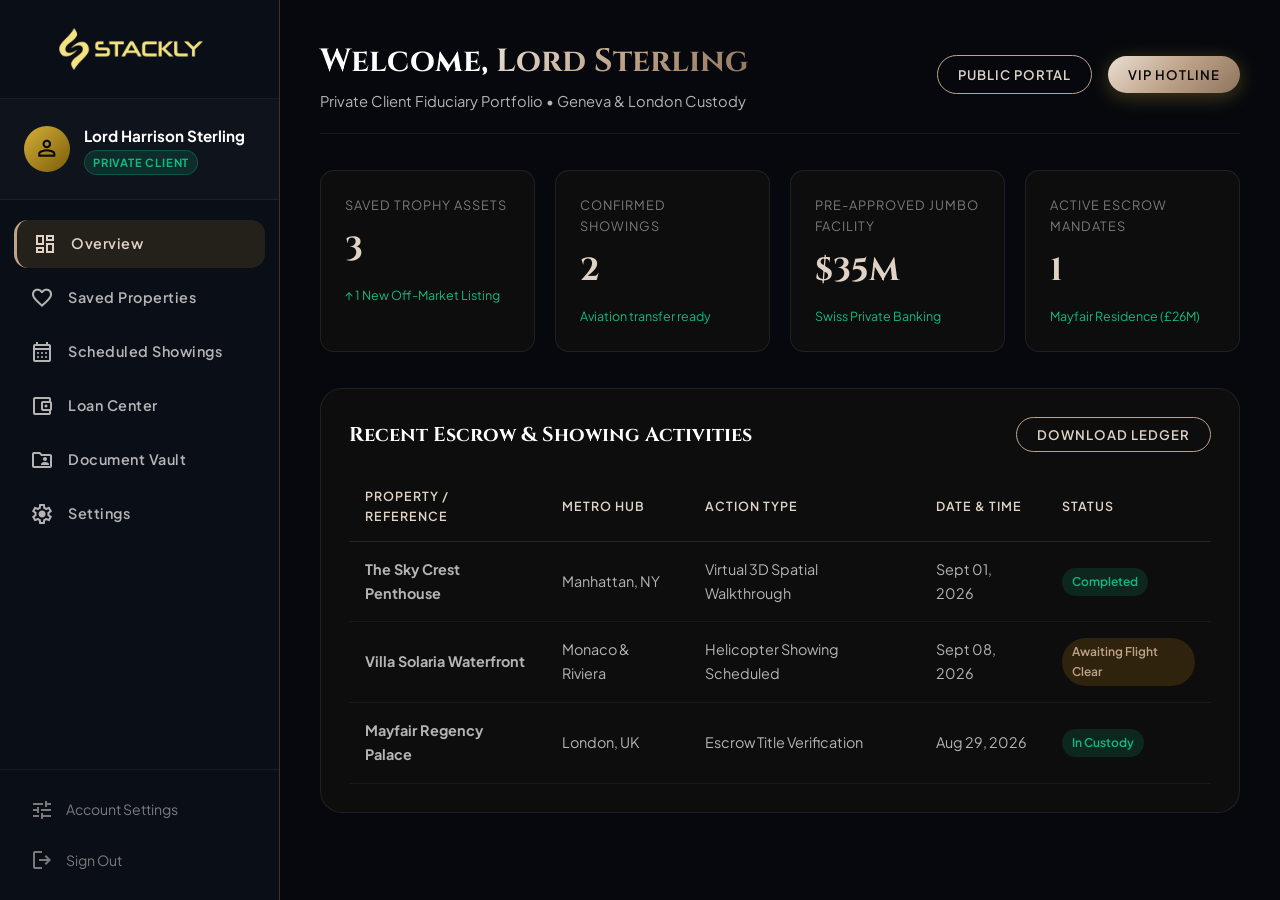
<file: user-dashboard.html>
<!DOCTYPE html>
<html lang="en">
<head>
  <meta charset="UTF-8">
  <meta name="viewport" content="width=device-width, initial-scale=1.0">
  <title>Client Portal | STACKLY Private Client Suite</title>
  <link rel="stylesheet" href="https://fonts.googleapis.com/css2?family=Material+Symbols+Outlined:opsz,wght,FILL,GRAD@24,400,0,0" />
  <link rel="stylesheet" href="css/style.css">
  <link rel="stylesheet" href="css/components.css">
  <link rel="stylesheet" href="css/animations.css">
  <link rel="stylesheet" href="css/dashboard.css">
</head>
<body>

  <div class="dashboard-layout">
    <!-- ==========================================================================
         LEFT SIDEBAR NAVBAR
         ========================================================================== -->
    <aside class="dash-sidebar">
      <div class="dash-sidebar-header">
        <a href="javascript:void(0)" class="nav-logo" onclick="document.querySelector('[data-tab=\'tab-user-overview\']').click();">
          <img src="./images/logo-dark.webp" alt="STACKLY Logo" class="nav-logo-img" onerror="this.style.display='none'; this.nextElementSibling.style.display='flex';" />
          <div class="nav-logo-fallback" style="display: none;">
            <div class="logo-crest">S</div>
            <div class="logo-text">STACK<span>LY</span></div>
          </div>
        </a>
      </div>

      <!-- User Profile Card -->
      <div class="dash-user-profile">
        <div class="dash-avatar-placeholder">
          <span class="material-symbols-outlined" style="font-size: 1.6rem;">person</span>
        </div>
        <div class="dash-user-info">
          <div class="dash-user-name dynamic-user-name">Lord Harrison Sterling</div>
          <span class="dash-role-badge role-user-badge">Private Client</span>
        </div>
      </div>

      <!-- Navigation Tabs -->
      <nav class="dash-nav">
        <div class="dash-nav-item active" data-tab="tab-user-overview">
          <span class="material-symbols-outlined">dashboard</span>
          Overview
        </div>
        <div class="dash-nav-item" data-tab="tab-user-favorites">
          <span class="material-symbols-outlined">favorite</span>
          Saved Properties
        </div>
        <div class="dash-nav-item" data-tab="tab-user-tours">
          <span class="material-symbols-outlined">calendar_month</span>
          Scheduled Showings
        </div>
        <div class="dash-nav-item" data-tab="tab-user-mortgage">
          <span class="material-symbols-outlined">account_balance_wallet</span>
          Loan Center
        </div>
        <div class="dash-nav-item" data-tab="tab-user-vault">
          <span class="material-symbols-outlined">folder_shared</span>
          Document Vault
        </div>
        <div class="dash-nav-item" data-tab="tab-user-settings">
          <span class="material-symbols-outlined">settings</span>
          Settings
        </div>
      </nav>

      <!-- Sidebar Footer with Settings and Logout -->
      <div class="dash-sidebar-footer">
        <a href="#settings" class="btn-sidebar-action" onclick="document.querySelector('[data-tab=\'tab-user-settings\']').click();">
          <span class="material-symbols-outlined">tune</span>
          Account Settings
        </a>
        <button class="btn-sidebar-action btn-sidebar-logout" onclick="logoutUser()">
          <span class="material-symbols-outlined">logout</span>
          Sign Out
        </button>
      </div>
    </aside>

    <!-- ==========================================================================
         MAIN CONTENT AREA
         ========================================================================== -->
    <main class="dash-main">
      <div class="dash-topbar">
        <div>
          <button class="mobile-dash-toggle" aria-label="Toggle Sidebar">
            <span class="material-symbols-outlined" style="vertical-align: middle; font-size: 1.2rem;">menu</span> Menu
          </button>
          <h1 class="dash-greeting-title">Welcome, <span class="gold-gradient-text dynamic-user-name">Lord Sterling</span></h1>
          <p class="dash-greeting-sub">Private Client Fiduciary Portfolio • Geneva & London Custody</p>
        </div>
        <div class="dash-topbar-actions">
          <a href="./404.html" class="btn btn-outline-gold btn-sm">Public Portal</a>
          <a href="./404.html" class="btn btn-gold btn-sm">VIP Hotline</a>
        </div>
      </div>

      <!-- TAB 1: USER OVERVIEW -->
      <section id="tab-user-overview" class="dash-panel active">
        <div class="dash-kpi-grid">
          <div class="kpi-card">
            <div class="kpi-label">Saved Trophy Assets</div>
            <div class="kpi-val">3</div>
            <div class="kpi-trend trend-up">↑ 1 New Off-Market Listing</div>
          </div>
          <div class="kpi-card">
            <div class="kpi-label">Confirmed Showings</div>
            <div class="kpi-val">2</div>
            <div class="kpi-trend trend-up">Aviation transfer ready</div>
          </div>
          <div class="kpi-card">
            <div class="kpi-label">Pre-Approved Jumbo Facility</div>
            <div class="kpi-val">$35M</div>
            <div class="kpi-trend trend-up">Swiss Private Banking</div>
          </div>
          <div class="kpi-card">
            <div class="kpi-label">Active Escrow Mandates</div>
            <div class="kpi-val">1</div>
            <div class="kpi-trend trend-up">Mayfair Residence (£26M)</div>
          </div>
        </div>

        <div class="dash-table-card">
          <div class="dash-table-header">
            <h3 class="dash-table-title">Recent Escrow & Showing Activities</h3>
            <button class="btn btn-outline-gold btn-sm" onclick="window.location.href='./404.html'">Download Ledger</button>
          </div>
          <div class="dash-table-wrap">
            <table class="dash-table">
              <thead>
                <tr>
                  <th>Property / Reference</th>
                  <th>Metro Hub</th>
                  <th>Action Type</th>
                  <th>Date & Time</th>
                  <th>Status</th>
                </tr>
              </thead>
              <tbody>
                <tr>
                  <td><strong>The Sky Crest Penthouse</strong></td>
                  <td>Manhattan, NY</td>
                  <td>Virtual 3D Spatial Walkthrough</td>
                  <td>Sept 01, 2026</td>
                  <td><span class="status-pill status-active">Completed</span></td>
                </tr>
                <tr>
                  <td><strong>Villa Solaria Waterfront</strong></td>
                  <td>Monaco & Riviera</td>
                  <td>Helicopter Showing Scheduled</td>
                  <td>Sept 08, 2026</td>
                  <td><span class="status-pill status-pending">Awaiting Flight Clear</span></td>
                </tr>
                <tr>
                  <td><strong>Mayfair Regency Palace</strong></td>
                  <td>London, UK</td>
                  <td>Escrow Title Verification</td>
                  <td>Aug 29, 2026</td>
                  <td><span class="status-pill status-active">In Custody</span></td>
                </tr>
              </tbody>
            </table>
          </div>
        </div>
      </section>

      <!-- TAB 2: SAVED PROPERTIES -->
      <section id="tab-user-favorites" class="dash-panel">
        <div class="section-header" style="text-align: left; margin-bottom: 30px;">
          <h2 class="dash-table-title" style="font-size: 1.6rem;">My Saved <span class="gold-gradient-text">Private Collection</span></h2>
          <p style="color: var(--text-secondary); font-size: 0.92rem;">Monitored residences with real-time valuation updates and price alerts.</p>
        </div>

        <div class="property-grid">
          <div class="property-card">
            <div class="property-img-wrap">
              <img src="./images/penthouse-sky.webp" alt="Sky Crest Penthouse" class="property-img" />
              <span class="property-badge">Penthouse</span>
              <div class="property-price-tag">$28,500,000</div>
            </div>
            <div class="property-info">
              <h3 class="property-title">The Sky Crest Penthouse</h3>
              <p class="property-location">Billionaires' Row, Manhattan, NY</p>
              <div class="property-specs">
                <div class="spec-item"><span>5</span> Beds</div>
                <div class="spec-item"><span>6.5</span> Baths</div>
                <div class="spec-item"><span>8,450</span> sq ft</div>
              </div>
              <div class="property-footer" style="padding-top: 10px;">
                <button class="btn btn-gold btn-sm" onclick="window.location.href='./404.html'">Book Showing</button>
                <button class="btn btn-outline-gold btn-sm" onclick="window.location.href='./404.html'">Remove</button>
              </div>
            </div>
          </div>

          <div class="property-card">
            <div class="property-img-wrap">
              <img src="./images/coastal-villa.webp" alt="Villa Solaria" class="property-img" />
              <span class="property-badge">Waterfront</span>
              <div class="property-price-tag">€34,000,000</div>
            </div>
            <div class="property-info">
              <h3 class="property-title">Villa Solaria Waterfront</h3>
              <p class="property-location">Cap d'Antibes, French Riviera</p>
              <div class="property-specs">
                <div class="spec-item"><span>7</span> Beds</div>
                <div class="spec-item"><span>9</span> Baths</div>
                <div class="spec-item"><span>12,200</span> sq ft</div>
              </div>
              <div class="property-footer" style="padding-top: 10px;">
                <button class="btn btn-gold btn-sm" onclick="window.location.href='./404.html'">Book Showing</button>
                <button class="btn btn-outline-gold btn-sm" onclick="window.location.href='./404.html'">Remove</button>
              </div>
            </div>
          </div>
        </div>
      </section>

      <!-- TAB 3: SCHEDULED TOURS -->
      <section id="tab-user-tours" class="dash-panel">
        <div class="dash-table-card">
          <div class="dash-table-header">
            <h3 class="dash-table-title">Upcoming VIP In-Person & Aviation Showings</h3>
            <a href="./404.html" class="btn btn-gold btn-sm">+ Request New Showing</a>
          </div>
          <div class="dash-table-wrap">
            <table class="dash-table">
              <thead>
                <tr>
                  <th>Residence</th>
                  <th>Showing Type</th>
                  <th>Assigned Director</th>
                  <th>Scheduled Date</th>
                  <th>Status</th>
                  <th>Actions</th>
                </tr>
              </thead>
              <tbody>
                <tr>
                  <td><strong>Villa Solaria Waterfront</strong></td>
                  <td>Helicopter + Yacht Tender</td>
                  <td>Alexander Vance</td>
                  <td>Sept 08, 2026 • 11:00 AM</td>
                  <td><span class="status-pill status-pending">Confirmed Flight</span></td>
                  <td>
                    <button class="btn btn-outline-gold btn-sm" onclick="window.location.href='./404.html'">Cancel</button>
                  </td>
                </tr>
                <tr>
                  <td><strong>The Bel-Air Glass Pavilion</strong></td>
                  <td>Chauffeur Maybach Arrival</td>
                  <td>Victoria Sterling</td>
                  <td>Sept 14, 2026 • 03:30 PM</td>
                  <td><span class="status-pill status-active">Approved</span></td>
                  <td>
                    <button class="btn btn-outline-gold btn-sm" onclick="window.location.href='./404.html'">Cancel</button>
                  </td>
                </tr>
              </tbody>
            </table>
          </div>
        </div>
      </section>

      <!-- TAB 4: MORTGAGE & FINANCING CENTER -->
      <section id="tab-user-mortgage" class="dash-panel">
        <div class="dash-table-card">
          <h3 class="dash-table-title" style="margin-bottom: 20px;">Pre-Approved Private Banking Facilities</h3>
          <div class="grid-3col" style="margin-bottom: 30px;">
            <div style="background: rgba(255,255,255,0.03); border: 1px solid var(--gold-border); padding: 24px; border-radius: var(--radius-md);">
              <span style="font-size: 0.78rem; color: var(--gold-light); text-transform: uppercase;">Swiss Syndicate Bank</span>
              <h4 style="font-family: var(--font-serif); font-size: 1.6rem; color: #fff; margin: 8px 0;">$35,000,000</h4>
              <p style="color: var(--text-secondary); font-size: 0.85rem;">Rate: 4.85% • Interest-Only 10-Yr Option</p>
            </div>
            <div style="background: rgba(255,255,255,0.03); border: 1px solid rgba(255,255,255,0.1); padding: 24px; border-radius: var(--radius-md);">
              <span style="font-size: 0.78rem; color: var(--gold-light); text-transform: uppercase;">London Mayfair Trust</span>
              <h4 style="font-family: var(--font-serif); font-size: 1.6rem; color: #fff; margin: 8px 0;">£20,000,000</h4>
              <p style="color: var(--text-secondary); font-size: 0.85rem;">Rate: 5.15% • Asset Cross-Collateralized</p>
            </div>
            <div style="background: rgba(255,255,255,0.03); border: 1px solid rgba(255,255,255,0.1); padding: 24px; border-radius: var(--radius-md);">
              <span style="font-size: 0.78rem; color: var(--gold-light); text-transform: uppercase;">DIFC Sovereign Capital</span>
              <h4 style="font-family: var(--font-serif); font-size: 1.6rem; color: #fff; margin: 8px 0;">AED 90,000,000</h4>
              <p style="color: var(--text-secondary); font-size: 0.85rem;">Rate: 4.90% • Non-Resident Fast Track</p>
            </div>
          </div>
          <a href="./404.html" class="btn btn-gold">Request Term Sheet Drawdown</a>
        </div>
      </section>

      <!-- TAB 5: DOCUMENT VAULT -->
      <section id="tab-user-vault" class="dash-panel">
        <div class="dash-table-card">
          <div class="dash-table-header">
            <h3 class="dash-table-title">Encrypted Document & Title Vault</h3>
            <button class="btn btn-gold btn-sm" onclick="window.location.href='./404.html'">Upload Signed NDA</button>
          </div>
          <div class="dash-table-wrap">
            <table class="dash-table">
              <thead>
                <tr>
                  <th>Document Name</th>
                  <th>Associated Asset</th>
                  <th>Encryption Level</th>
                  <th>Date Stamped</th>
                  <th>Actions</th>
                </tr>
              </thead>
              <tbody>
                <tr>
                  <td><strong>Master Private Client NDA.pdf</strong></td>
                  <td>Global Portfolio</td>
                  <td>AES-256 Quantum Shield</td>
                  <td>Aug 12, 2026</td>
                  <td><button class="btn btn-outline-gold btn-sm" onclick="window.location.href='./404.html'">View</button></td>
                </tr>
                <tr>
                  <td><strong>Escrow Escrow Deposit Receipt.pdf</strong></td>
                  <td>Mayfair Residence</td>
                  <td>Swiss Vault Signature</td>
                  <td>Aug 29, 2026</td>
                  <td><button class="btn btn-outline-gold btn-sm" onclick="window.location.href='./404.html'">View</button></td>
                </tr>
                <tr>
                  <td><strong>Biometric Helicopter Clearance.pdf</strong></td>
                  <td>Monaco & Côte d'Azur</td>
                  <td>Aviation Civil Registry</td>
                  <td>Sept 01, 2026</td>
                  <td><button class="btn btn-outline-gold btn-sm" onclick="window.location.href='./404.html'">View</button></td>
                </tr>
              </tbody>
            </table>
          </div>
        </div>
      </section>

      <!-- TAB 6: SETTINGS -->
      <section id="tab-user-settings" class="dash-panel">
        <div class="dash-table-card" style="max-width: 700px;">
          <h3 class="dash-table-title" style="margin-bottom: 24px;">Security & Notification Preferences</h3>
          <form onsubmit="event.preventDefault(); window.location.href='./404.html';">
            <div class="form-input-box">
              <label class="form-input-label">Legal Principal Name</label>
              <input type="text" class="form-control" value="Lord Harrison Sterling" />
            </div>
            <div class="form-input-box">
              <label class="form-input-label">Encrypted Notification Email</label>
              <input type="email" class="form-control" value="investor@stackly.com" />
            </div>
            <div class="form-input-box">
              <label class="form-input-label">Two-Factor Biometric Authentication</label>
              <select class="form-control">
                <option selected>Enabled (Hardware Security Key / Mobile Prompt)</option>
                <option>SMS Encrypted One-Time Pin</option>
              </select>
            </div>
            <button type="submit" class="btn btn-gold" style="margin-top: 10px;">Save Changes</button>
          </form>
        </div>
      </section>
    </main>
  </div>

  <script src="js/property-data.js"></script>
  <script src="js/auth.js"></script>
  <script src="js/dashboard.js"></script>
  <script src="js/main.js"></script>
</body>
</html>
</file>
<file: css/style.css>
/* ==========================================================================
   STACKLY LUXURY REAL ESTATE MARKETPLACE - GLOBAL DESIGN SYSTEM
   ========================================================================== */

@import url('https://fonts.googleapis.com/css2?family=Cinzel:wght@500;600;700;800;900&family=Plus+Jakarta+Sans:wght@300;400;500;600;700;800&family=Playfair+Display:ital,wght@0,600;0,700;1,400&display=swap');
@import url('https://fonts.googleapis.com/css2?family=Material+Symbols+Outlined:opsz,wght,FILL,GRAD@24,400,0,0');

.material-symbols-outlined {
  font-family: 'Material Symbols Outlined';
  font-weight: normal;
  font-style: normal;
  font-size: 24px;
  line-height: 1;
  letter-spacing: normal;
  text-transform: none;
  display: inline-block;
  white-space: nowrap;
  word-wrap: normal;
  direction: ltr;
  -webkit-font-smoothing: antialiased;
  vertical-align: middle;
}

:root {
  /* Color Palette - Deep Black, Pure White & Cashmere Taupe (#BEA389) */
  --bg-primary: #000000;
  --bg-secondary: #0a0a0a;
  --bg-card: rgba(16, 16, 16, 0.8);
  --bg-card-hover: rgba(26, 26, 26, 0.95);
  --bg-glass: rgba(10, 10, 10, 0.75);
  --bg-glass-strong: rgba(0, 0, 0, 0.94);

  /* Accents - Screenshot Cashmere Taupe (#BEA389) */
  --gold-primary: #BEA389;
  --gold-light: #E0D2C5;
  --gold-dark: #8E745D;
  --gold-gradient: linear-gradient(135deg, #EADFD4 0%, #BEA389 50%, #8E745D 100%);
  --gold-glow: 0 0 25px rgba(190, 163, 137, 0.35);
  --gold-border: rgba(190, 163, 137, 0.25);
  --gold-border-hover: rgba(190, 163, 137, 0.65);

  /* Typography Colors - Pure White & Grayscale */
  --text-primary: #FFFFFF;
  --text-secondary: #B4B4B4;
  --text-muted: #7A7A7A;
  --text-gold: #BEA389;

  /* Functional Status Colors */
  --emerald: #10b981;
  --rose: #f43f5e;
  --amber: #BEA389;
  --blue: #93c5fd;

  /* Fonts */
  --font-serif: 'Cinzel', serif;
  --font-body: 'Plus Jakarta Sans', -apple-system, BlinkMacSystemFont, sans-serif;
  --font-display: 'Playfair Display', serif;

  /* Layout */
  --header-height: 86px;
  --container-max: 1320px;
  --radius-sm: 8px;
  --radius-md: 14px;
  --radius-lg: 22px;
  --radius-xl: 32px;
  --radius-full: 9999px;

  /* Transitions */
  --transition-fast: 0.2s cubic-bezier(0.4, 0, 0.2, 1);
  --transition-normal: 0.35s cubic-bezier(0.16, 1, 0.3, 1);
  --transition-slow: 0.6s cubic-bezier(0.16, 1, 0.3, 1);
  --shadow-luxury: 0 20px 50px rgba(0, 0, 0, 0.6);
  --shadow-card: 0 10px 30px rgba(0, 0, 0, 0.4);
}

/* ==========================================================================
   RESET & BASE
   ========================================================================== */
*, *::before, *::after {
  margin: 0;
  padding: 0;
  box-sizing: border-box;
}

html {
  font-size: 16px;
  scroll-behavior: smooth;
  color-scheme: dark;
  overflow-x: hidden;
  overflow-x: clip;
  max-width: 100vw;
}

body {
  font-family: var(--font-body);
  background-color: var(--bg-primary);
  color: var(--text-primary);
  line-height: 1.65;
  overflow-x: hidden;
  overflow-x: clip;
  max-width: 100vw;
  position: relative;
  -webkit-font-smoothing: antialiased;
  -moz-osx-font-smoothing: grayscale;
}

/* Scroll Lock when Mobile Navigation is Open */
body.nav-locked {
  overflow: hidden !important;
  height: 100vh !important;
  touch-action: none !important;
}

a {
  color: inherit;
  text-decoration: none;
  transition: color var(--transition-fast);
}

ul, ol {
  list-style: none;
}

.nav-logo-img {
  width: auto;
  height: 26px;
  /* filter: brightness(0) invert(1); */
    filter: brightness(0) saturate(100%) invert(84%) sepia(24%) saturate(700%) hue-rotate(5deg) brightness(105%) contrast(92%);

  object-fit: contain;
}

img {
  max-width: 100%;
  height: auto;
  display: block;
}

button, input, select, textarea {
  font-family: inherit;
  font-size: inherit;
  color: inherit;
  border: none;
  outline: none;
  background: none;
}

button {
  cursor: pointer;
}

/* ==========================================================================
   LAYOUT & CONTAINER
   ========================================================================== */
.container {
  width: 100%;
  max-width: var(--container-max);
  margin-left: auto;
  margin-right: auto;
  padding-left: 24px;
  padding-right: 24px;
}

.blog-subscribe-input-wrap {
  display: flex;
  gap: 12px;
  width: 100%;
}

.section {
  padding: 110px 0;
  position: relative;
  z-index: 2;
}

.section-dark {
  background-color: var(--bg-secondary);
}

.section-header {
  text-align: center;
  max-width: 780px;
  margin: 0 auto 60px auto;
}

.section-tag {
  display: inline-flex;
  align-items: center;
  gap: 8px;
  padding: 6px 16px;
  background: rgba(212, 175, 55, 0.1);
  border: 1px solid var(--gold-border);
  border-radius: var(--radius-full);
  color: var(--gold-light);
  font-size: 0.8rem;
  font-weight: 600;
  text-transform: uppercase;
  letter-spacing: 2px;
  margin-bottom: 18px;
}

.section-tag::before {
  content: '';
  width: 6px;
  height: 6px;
  background: var(--gold-primary);
  border-radius: 50%;
  box-shadow: 0 0 10px var(--gold-primary);
}

.section-title {
  font-family: var(--font-serif);
  font-size: 2.75rem;
  font-weight: 700;
  line-height: 1.25;
  margin-bottom: 20px;
  letter-spacing: -0.5px;
}

.gold-gradient-text {
  background: var(--gold-gradient);
  -webkit-background-clip: text;
  -webkit-text-fill-color: transparent;
  display: inline;
}

.section-description {
  color: var(--text-secondary);
  font-size: 1.1rem;
  line-height: 1.7;
}

/* ==========================================================================
   RESPONSIVE GRID UTILITIES (Mobile-Ready, Zero Horizontal Overflow)
   ========================================================================== */
.grid-2col {
  display: grid;
  grid-template-columns: 1fr 1fr;
  gap: 50px;
  align-items: center;
  width: 100%;
}

.grid-3col {
  display: grid;
  grid-template-columns: repeat(3, 1fr);
  gap: 24px;
  width: 100%;
}

.grid-4col {
  display: grid;
  grid-template-columns: repeat(4, 1fr);
  gap: 24px;
  width: 100%;
}

.grid-split-card {
  display: grid;
  grid-template-columns: 1.2fr 1fr;
  background: var(--bg-card);
  border: 1px solid var(--gold-border);
  border-radius: var(--radius-xl);
  overflow: hidden;
  box-shadow: var(--shadow-luxury);
  width: 100%;
}

.grid-split-card-reverse {
  display: grid;
  grid-template-columns: 1fr 1.2fr;
  background: var(--bg-card);
  border: 1px solid var(--gold-border);
  border-radius: var(--radius-xl);
  overflow: hidden;
  box-shadow: var(--shadow-luxury);
  width: 100%;
}

.form-row-2col {
  display: grid;
  grid-template-columns: 1fr 1fr;
  gap: 16px;
  width: 100%;
}

/* ==========================================================================
   NAVIGATION BAR (HEADER)
   ========================================================================== */
.site-header {
  position: fixed;
  top: 0;
  left: 0;
  width: 100%;
  height: var(--header-height);
  z-index: 1000;
  transition: all var(--transition-normal);
  border-bottom: 1px solid rgba(255, 255, 255, 0.05);
}

.site-header.scrolled {
  background: rgba(7, 9, 14, 0.85);
  backdrop-filter: blur(20px);
  -webkit-backdrop-filter: blur(20px);
  border-bottom: 1px solid var(--gold-border);
  box-shadow: 0 10px 30px rgba(0, 0, 0, 0.6);
  height: 76px;
}

.nav-container {
  display: flex;
  align-items: center;
  justify-content: space-between;
  height: 100%;
}

/* Left-side Logo structure requested by user */
.nav-logo {
  display: flex;
  align-items: center;
  gap: 12px;
  text-decoration: none;
}

.nav-logo-img {
  height: 42px;
  width: auto;
  object-fit: contain;
  
}

.nav-logo-fallback {
  display: flex;
  align-items: center;
  gap: 10px;
}

.logo-crest {
  width: 38px;
  height: 38px;
  border-radius: 8px;
  background: linear-gradient(135deg, #d4af37, #84650c);
  display: flex;
  align-items: center;
  justify-content: center;
  color: #07090e;
  font-family: var(--font-serif);
  font-weight: 900;
  font-size: 1.25rem;
  box-shadow: 0 0 15px rgba(212, 175, 55, 0.4);
}

.logo-text {
  font-family: var(--font-serif);
  font-size: 1.45rem;
  font-weight: 800;
  letter-spacing: 3px;
  color: var(--text-primary);
}

.logo-text span {
  color: var(--gold-primary);
}

/* Desktop Navigation Menu */
.nav-menu {
  display: flex;
  align-items: center;
  gap: 36px;
}

.nav-link {
  font-size: 0.92rem;
  font-weight: 500;
  color: var(--text-secondary);
  text-transform: uppercase;
  letter-spacing: 1.5px;
  position: relative;
  padding: 8px 0;
  transition: color var(--transition-fast);
}

.nav-link:hover,
.nav-link.active {
  color: var(--gold-light);
}

.nav-link::after {
  content: '';
  position: absolute;
  bottom: 0;
  left: 0;
  width: 0;
  height: 2px;
  background: var(--gold-gradient);
  transition: width var(--transition-normal);
  border-radius: 2px;
}

.nav-link:hover::after,
.nav-link.active::after {
  width: 100%;
}

/* Header Right Actions */
.nav-actions {
  display: flex;
  align-items: center;
  gap: 18px;
}

.btn-nav-login {
  display: inline-flex;
  align-items: center;
  gap: 8px;
  padding: 10px 24px;
  border: 1px solid var(--gold-primary);
  border-radius: var(--radius-full);
  color: var(--gold-light);
  font-size: 0.88rem;
  font-weight: 600;
  letter-spacing: 1px;
  text-transform: uppercase;
  background: rgba(212, 175, 55, 0.08);
  transition: all var(--transition-fast);
}

.btn-nav-login:hover {
  background: var(--gold-primary);
  color: #07090e;
  box-shadow: var(--gold-glow);
  transform: translateY(-2px);
}

/* Mobile Hamburger Button */
.nav-hamburger {
  display: none;
  flex-direction: column;
  justify-content: space-between;
  width: 32px;
  height: 22px;
  background: transparent;
  border: none;
  cursor: pointer;
  z-index: 1100;
}

.nav-hamburger span {
  display: block;
  height: 2px;
  width: 100%;
  background-color: var(--text-primary);
  border-radius: 2px;
  transition: all var(--transition-normal);
}

.testimonial-image-container {
  display: flex;
  justify-content: center;
}
.testimonial-image {
  height: 60px;
  width: 60px;
  border-radius: 50%;
  background-size: cover;
}

.nav-hamburger.active span:nth-child(1) {
  transform: translateY(10px) rotate(45deg);
  background-color: var(--gold-primary);
}

.nav-hamburger.active span:nth-child(2) {
  opacity: 0;
}

.nav-hamburger.active span:nth-child(3) {
  transform: translateY(-10px) rotate(-45deg);
  background-color: var(--gold-primary);
}

/* Mobile Fullscreen Drawer */
.mobile-nav-drawer {
  position: fixed;
  top: 0;
  left: 0;
  width: 100%;
  height: 100vh;
  background: rgba(7, 9, 14, 0.98);
  backdrop-filter: blur(25px);
  -webkit-backdrop-filter: blur(25px);
  z-index: 1050;
  display: flex;
  flex-direction: column;
  justify-content: center;
  align-items: center;
  padding: 40px 24px;
  opacity: 0;
  visibility: hidden;
  transform: translateY(-20px);
  transition: all var(--transition-normal);
  touch-action: none;
}

/* Mobile Drawer Header (Logo + Close Button) */
.mobile-drawer-header {
  position: absolute;
  top: 0;
  left: 0;
  right: 0;
  display: flex;
  align-items: center;
  justify-content: space-between;
  padding: 20px 24px;
  z-index: 10;
}

.mobile-drawer-logo {
  display: flex;
  align-items: center;
}

.mobile-drawer-logo-img {
  height: 36px;
  width: auto;
  filter: brightness(0) invert(1);
}

.mobile-drawer-close {
  display: flex;
  align-items: center;
  justify-content: center;
  width: 44px;
  height: 44px;
  background: rgba(190, 163, 137, 0.15);
  border: 1px solid rgba(190, 163, 137, 0.3);
  border-radius: 50%;
  color: var(--gold-primary);
  cursor: pointer;
  transition: all var(--transition-fast);
}

.mobile-drawer-close:hover {
  background: rgba(190, 163, 137, 0.3);
  border-color: var(--gold-primary);
  transform: rotate(90deg);
}

.mobile-drawer-close .material-symbols-outlined {
  font-size: 24px;
}

.mobile-nav-drawer.open {
  opacity: 1;
  visibility: visible;
  transform: translateY(0);
}

.mobile-nav-links {
  display: flex;
  flex-direction: column;
  align-items: center;
  gap: 26px;
  margin-bottom: 40px;
}

.mobile-nav-link {
  font-family: var(--font-serif);
  font-size: 1.6rem;
  font-weight: 600;
  color: var(--text-primary);
  letter-spacing: 2px;
  transition: color var(--transition-fast);
}

.mobile-nav-link:hover,
.mobile-nav-link.active {
  color: var(--gold-primary);
}

.mobile-nav-actions {
  display: flex;
  flex-direction: column;
  align-items: center;
  gap: 16px;
  width: 100%;
  max-width: 280px;
}

.btn-mobile-login {
  width: 100%;
  text-align: center;
  padding: 14px 28px;
  background: var(--gold-gradient);
  color: #07090e;
  border-radius: var(--radius-full);
  font-weight: 700;
  text-transform: uppercase;
  letter-spacing: 1.5px;
  font-size: 0.95rem;
  box-shadow: var(--gold-glow);
}

/* ==========================================================================
   BUTTONS & GLOBAL CTA
   ========================================================================== */
.btn {
  display: inline-flex;
  align-items: center;
  justify-content: center;
  gap: 10px;
  padding: 14px 32px;
  border-radius: var(--radius-full);
  font-weight: 600;
  font-size: 0.95rem;
  letter-spacing: 1px;
  text-transform: uppercase;
  transition: all var(--transition-normal);
  cursor: pointer;
  position: relative;
  overflow: hidden;
}

.btn-gold {
  background: var(--gold-gradient);
  color: #07090e;
  box-shadow: 0 4px 20px rgba(212, 175, 55, 0.3);
}

.btn-gold:hover {
  box-shadow: 0 8px 30px rgba(212, 175, 55, 0.5);
  transform: translateY(-3px);
}

.btn-outline-gold {
  background: transparent;
  border: 1px solid var(--gold-primary);
  color: var(--gold-light);
}

.btn-outline-gold:hover {
  background: rgba(212, 175, 55, 0.15);
  color: #fff;
  border-color: var(--gold-light);
  transform: translateY(-2px);
}

.btn-glass {
  background: rgba(255, 255, 255, 0.05);
  backdrop-filter: blur(10px);
  border: 1px solid rgba(255, 255, 255, 0.12);
  color: var(--text-primary);
}

.btn-glass:hover {
  background: rgba(255, 255, 255, 0.1);
  border-color: var(--gold-border);
  color: var(--gold-light);
}

.btn-sm {
  padding: 8px 20px;
  font-size: 0.82rem;
}

.btn-lg {
  padding: 18px 42px;
  font-size: 1.05rem;
  letter-spacing: 1.5px;
}

/* ==========================================================================
   SCROLL TO TOP BUTTON (Matching Screenshot)
   ========================================================================== */
.scroll-top-btn {
  position: fixed;
  bottom: 32px;
  right: 32px;
  width: 44px;
  height: 44px;
  background: var(--gold-primary); /* Cashmere Taupe #BEA389 from screenshot */
  color: #FFFFFF;
  border-radius: 10px;
  display: flex;
  align-items: center;
  justify-content: center;
  z-index: 999;
  cursor: pointer;
  border: none;
  outline: none;
  box-shadow: 0 8px 25px rgba(0, 0, 0, 0.6);
  opacity: 0;
  visibility: hidden;
  transform: translateY(20px);
  transition: all 0.35s cubic-bezier(0.16, 1, 0.3, 1);
}

.scroll-top-btn.visible {
  opacity: 1;
  visibility: visible;
  transform: translateY(0);
}

.scroll-top-btn:hover {
  background: #A88F76;
  transform: translateY(-4px);
  box-shadow: 0 12px 30px rgba(190, 163, 137, 0.4);
}

.scroll-top-btn span {
  font-size: 26px;
  font-weight: 700;
  color: #FFFFFF;
  line-height: 1;
}

/* ==========================================================================
   FOOTER (All social icons redirect to 404.html)
   ========================================================================== */
.site-footer {
  background: #040508;
  border-top: 1px solid var(--gold-border);
  position: relative;
  z-index: 10;
  padding-top: 80px;
  padding-bottom: 30px;
}

.footer-top-grid {
  display: grid;
  grid-template-columns: 2fr 1fr 1fr 1.5fr;
  gap: 50px;
  margin-bottom: 60px;
}

.footer-brand-col p {
  color: var(--text-secondary);
  font-size: 0.95rem;
  margin-top: 20px;
  margin-bottom: 25px;
  max-width: 360px;
  line-height: 1.7;
}

.footer-social-links {
  display: flex;
  gap: 12px;
}

.footer-social-icon {
  width: 40px;
  height: 40px;
  border-radius: 50%;
  background: rgba(255, 255, 255, 0.04);
  border: 1px solid rgba(255, 255, 255, 0.1);
  display: flex;
  align-items: center;
  justify-content: center;
  color: var(--text-secondary);
  transition: all var(--transition-fast);
}

.footer-social-icon:hover {
  background: var(--gold-primary);
  color: #07090e;
  border-color: var(--gold-primary);
  transform: translateY(-3px);
  box-shadow: 0 5px 15px rgba(212, 175, 55, 0.4);
}

.footer-heading {
  font-family: var(--font-serif);
  font-size: 1.15rem;
  font-weight: 700;
  letter-spacing: 1.5px;
  color: var(--text-primary);
  margin-bottom: 24px;
  position: relative;
}

.footer-heading::after {
  content: '';
  display: block;
  width: 24px;
  height: 2px;
  background: var(--gold-primary);
  margin-top: 8px;
}

.footer-links {
  display: flex;
  flex-direction: column;
  gap: 14px;
}

.footer-link {
  color: var(--text-secondary);
  font-size: 0.92rem;
  transition: all var(--transition-fast);
  display: inline-flex;
  align-items: center;
  gap: 8px;
}

.footer-link:hover {
  color: var(--gold-light);
  transform: translateX(4px);
}

.footer-newsletter-form {
  display: flex;
  flex-direction: column;
  gap: 12px;
}

.newsletter-input-wrap {
  display: flex;
  border: 1px solid rgba(212, 175, 55, 0.3);
  border-radius: var(--radius-full);
  background: rgba(13, 17, 26, 0.8);
  padding: 4px;
  transition: border-color var(--transition-fast);
}

.newsletter-input-wrap:focus-within {
  border-color: var(--gold-primary);
  box-shadow: 0 0 15px rgba(212, 175, 55, 0.25);
}

.newsletter-input {
  flex: 1;
  padding: 10px 18px;
  color: var(--text-primary);
  font-size: 0.9rem;
}

.newsletter-input::placeholder {
  color: var(--text-muted);
}

.footer-bottom {
  border-top: 1px solid rgba(255, 255, 255, 0.06);
  padding-top: 30px;
  display: flex;
  justify-content: space-between;
  align-items: center;
  color: var(--text-muted);
  font-size: 0.85rem;
  flex-wrap: wrap;
  gap: 16px;
}

.footer-bottom-links {
  display: flex;
  gap: 24px;
}

.footer-bottom-links a:hover {
  color: var(--gold-light);
}

/* ==========================================================================
   TOAST NOTIFICATION COMPONENT
   ========================================================================== */
.toast-container {
  position: fixed;
  bottom: 30px;
  right: 30px;
  z-index: 9999;
  display: flex;
  flex-direction: column;
  gap: 12px;
  pointer-events: none;
}

.toast {
  pointer-events: auto;
  min-width: 320px;
  padding: 16px 20px;
  background: rgba(13, 17, 26, 0.95);
  border-left: 4px solid var(--gold-primary);
  border-radius: var(--radius-sm);
  box-shadow: 0 15px 35px rgba(0, 0, 0, 0.6);
  backdrop-filter: blur(15px);
  display: flex;
  align-items: center;
  justify-content: space-between;
  gap: 12px;
  color: var(--text-primary);
  font-size: 0.9rem;
  animation: slideInToast 0.3s cubic-bezier(0.16, 1, 0.3, 1) forwards;
}

@keyframes slideInToast {
  from {
    opacity: 0;
    transform: translateX(50px);
  }
  to {
    opacity: 1;
    transform: translateX(0);
  }
}

/* ==========================================================================
   RESPONSIVE MEDIA QUERIES (Zero Horizontal Overflow, Real-World Responsive)
   ========================================================================== */
@media (max-width: 1024px) {
  :root {
    --header-height: 76px;
  }
  .section {
    padding: 70px 0;
  }
  .section-title {
    font-size: 2.3rem;
  }
  .section-description {
    font-size: 1rem;
  }
  .nav-menu {
    gap: 22px;
  }
  .grid-2col {
    grid-template-columns: 1fr;
    gap: 40px;
  }
  .grid-3col {
    grid-template-columns: repeat(2, 1fr);
    gap: 20px;
  }
  .grid-4col {
    grid-template-columns: repeat(2, 1fr);
    gap: 20px;
  }
  .grid-split-card,
  .grid-split-card-reverse {
    grid-template-columns: 1fr;
  }
  .footer-top-grid {
    grid-template-columns: 1fr 1fr;
    gap: 40px;
  }
}

@media (max-width: 768px) {
  :root {
    --header-height: 70px;
  }
  .container {
    padding-left: 18px;
    padding-right: 18px;
  }
  .section {
    padding: 55px 0;
  }
  .section-header {
    margin-bottom: 40px;
  }
  .section-title {
    font-size: 1.85rem;
    line-height: 1.25;
  }
  .nav-menu,
  .btn-nav-login {
    display: none !important;
  }

  .blog-subscribe-input-wrap {
    flex-direction: column;
  }
  .nav-hamburger {
    display: flex !important;
  }
  .grid-2col,
  .grid-3col,
  .grid-4col,
  .form-row-2col {
    grid-template-columns: 1fr !important;
    gap: 20px !important;
  }
  .grid-split-card,
  .grid-split-card-reverse {
    grid-template-columns: 1fr !important;
  }
  .footer-top-grid {
    grid-template-columns: 1fr;
    gap: 32px;
  }
  .footer-bottom {
    flex-direction: column;
    text-align: center;
    gap: 12px;
  }
  .footer-bottom-links {
    justify-content: center;
  }
  .toast {
    min-width: calc(100vw - 36px);
    max-width: calc(100vw - 36px);
  }
  .toast-container {
    right: 18px;
    bottom: 20px;
    left: 18px;
  }
}

@media (max-width: 480px) {
  .container {
    padding-left: 14px;
    padding-right: 14px;
  }
  .section {
    padding: 45px 0;
  }
  .section-title {
    font-size: 1.6rem;
  }
  .section-tag {
    font-size: 0.72rem;
    padding: 5px 12px;
  }
  .btn {
    padding: 10px 18px;
    font-size: 0.84rem;
  }
}


.map-section { width: 100%; position: relative; background: #e8e6df; }
.map-address {
  width: 100%; min-height: 31px; display: flex; align-items: center; justify-content: center;
  padding: 7px 20px; background: #29292e; color: #eee; font-family: var(--sans);
  font-size: 8px; line-height: 1.3; text-align: center; border-radius: 0 0 6px 6px; position: relative; z-index: 2;
}
.map-container { width: 100%; height: 390px; overflow: hidden; background: #e8e6df; }
.map-container iframe { width: 100%; height: 100%; display: block; border: 0; }
.map-address {
  transition: background 0.3s ease, color 0.3s ease;
}
.map-section:hover .map-address {
  background: #1e1e22;
  color: var(--gold-light);
}
</file>
<file: css/components.css>
/* ==========================================================================
   STACKLY LUXURY REAL ESTATE MARKETPLACE - UI COMPONENTS
   ========================================================================== */

/* ==========================================================================
   1. HERO & SEARCH ENGINE
   ========================================================================== */
.hero-wrapper {
  position: relative;
  min-height: 100vh;
  display: flex;
  align-items: center;
  justify-content: center;
  padding-top: calc(var(--header-height) + 40px);
  padding-bottom: 80px;
  overflow: hidden;
  background-image: 
    linear-gradient(180deg, rgba(0, 0, 0, 0.75) 0%, rgba(0, 0, 0, 0.85) 60%, rgba(0, 0, 0, 1) 100%),
    radial-gradient(circle at 50% 20%, rgba(190, 163, 137, 0.15) 0%, rgba(0, 0, 0, 0.92) 80%),
    url('../images/hero-mansion.webp');
  background-size: cover;
  background-position: center;
  background-repeat: no-repeat;
  background-attachment: fixed;
}

.hero-bg-canvas {
  position: absolute;
  top: 0;
  left: 0;
  width: 100%;
  height: 100%;
  pointer-events: none;
  z-index: 1;
}

.hero-content {
  position: relative;
  z-index: 2;
  text-align: center;
  max-width: 960px;
  margin: 0 auto;
}

.hero-badge {
  display: inline-flex;
  align-items: center;
  gap: 10px;
  padding: 8px 22px;
  background: rgba(212, 175, 55, 0.12);
  border: 1px solid var(--gold-border);
  border-radius: var(--radius-full);
  color: var(--gold-light);
  font-size: 0.85rem;
  font-weight: 600;
  letter-spacing: 2px;
  text-transform: uppercase;
  margin-bottom: 24px;
  box-shadow: 0 0 20px rgba(212, 175, 55, 0.15);
}

.hero-title {
  font-family: var(--font-serif);
  font-size: 4rem;
  font-weight: 800;
  line-height: 1.15;
  letter-spacing: -1px;
  margin-bottom: 24px;
}

.hero-subtitle {
  font-size: 1.25rem;
  color: var(--text-secondary);
  max-width: 680px;
  margin: 0 auto 40px auto;
  line-height: 1.7;
}

/* Luxury Search Bar Component */
.luxury-search-box {
  background: rgba(13, 17, 26, 0.85);
  backdrop-filter: blur(25px);
  -webkit-backdrop-filter: blur(25px);
  border: 1px solid var(--gold-border);
  border-radius: var(--radius-lg);
  padding: 24px;
  box-shadow: var(--shadow-luxury);
  max-width: 1000px;
  margin: 0 auto;
  position: relative;
}

.search-tabs {
  display: flex;
  gap: 12px;
  margin-bottom: 20px;
  border-bottom: 1px solid rgba(255, 255, 255, 0.08);
  padding-bottom: 12px;
}

.search-tab-btn {
  padding: 6px 18px;
  border-radius: var(--radius-full);
  font-size: 0.85rem;
  font-weight: 600;
  letter-spacing: 1px;
  text-transform: uppercase;
  color: var(--text-muted);
  transition: all var(--transition-fast);
}

.search-tab-btn.active,
.search-tab-btn:hover {
  background: rgba(212, 175, 55, 0.15);
  color: var(--gold-light);
}

.search-inputs-grid {
  display: grid;
  grid-template-columns: 1.4fr 1.2fr 1.2fr 1fr auto;
  gap: 16px;
  align-items: center;
}

.search-input-group {
  display: flex;
  flex-direction: column;
  text-align: left;
  background: rgba(255, 255, 255, 0.03);
  border: 1px solid rgba(255, 255, 255, 0.08);
  border-radius: var(--radius-md);
  padding: 10px 16px;
  transition: border-color var(--transition-fast);
}

.search-input-group:focus-within {
  border-color: var(--gold-primary);
  background: rgba(212, 175, 55, 0.05);
}

.search-label {
  font-size: 0.72rem;
  text-transform: uppercase;
  letter-spacing: 1.5px;
  color: var(--gold-light);
  margin-bottom: 4px;
  font-weight: 600;
}

.search-select,
.search-input {
  color: var(--text-primary);
  font-size: 0.95rem;
  background: transparent;
  width: 100%;
}

.search-select option {
  background: #0d111a;
  color: #fff;
}

/* ==========================================================================
   2. STATS & COUNTERS
   ========================================================================== */
.stats-grid {
  display: grid;
  grid-template-columns: repeat(4, 1fr);
  gap: 24px;
}

.stat-card {
  background: var(--bg-card);
  border: 1px solid rgba(255, 255, 255, 0.06);
  border-radius: var(--radius-lg);
  padding: 36px 28px;
  text-align: center;
  position: relative;
  overflow: hidden;
  transition: all var(--transition-normal);
}

.stat-card:hover {
  border-color: var(--gold-border-hover);
  transform: translateY(-5px);
  box-shadow: 0 15px 35px rgba(212, 175, 55, 0.15);
}

.stat-card::before {
  content: '';
  position: absolute;
  top: 0;
  left: 0;
  width: 100%;
  height: 3px;
  background: var(--gold-gradient);
}

.stat-number {
  font-family: var(--font-serif);
  font-size: 3rem;
  font-weight: 800;
  color: var(--gold-light);
  line-height: 1;
  margin-bottom: 10px;
}

.stat-label {
  font-size: 0.95rem;
  color: var(--text-secondary);
  letter-spacing: 1px;
}

/* ==========================================================================
   3. PROPERTY CARDS & FILTER MATRIX
   ========================================================================== */
.category-filter-bar {
  display: flex;
  justify-content: center;
  flex-wrap: wrap;
  gap: 12px;
  margin-bottom: 50px;
}

.filter-btn {
  padding: 10px 24px;
  border-radius: var(--radius-full);
  border: 1px solid rgba(255, 255, 255, 0.1);
  background: rgba(255, 255, 255, 0.03);
  color: var(--text-secondary);
  font-size: 0.88rem;
  font-weight: 600;
  letter-spacing: 1px;
  transition: all var(--transition-fast);
}

.filter-btn.active,
.filter-btn:hover {
  background: var(--gold-primary);
  color: #07090e;
  border-color: var(--gold-primary);
  box-shadow: var(--gold-glow);
}

.property-grid {
  display: grid;
  grid-template-columns: repeat(auto-fill, minmax(380px, 1fr));
  gap: 32px;
}

.property-card {
  height: 480px;
  background: #07090e;
  border: 1px solid rgba(255, 255, 255, 0.1);
  border-radius: var(--radius-xl);
  overflow: hidden;
  position: relative;
  transition: all 0.5s cubic-bezier(0.16, 1, 0.3, 1);
  display: flex;
  flex-direction: column;
  box-shadow: 0 15px 35px rgba(0, 0, 0, 0.6);
}

.property-card:hover {
  border-color: #BEA389;
  transform: translateY(-8px);
  box-shadow: 0 25px 50px rgba(0, 0, 0, 0.8), 0 0 30px rgba(190, 163, 137, 0.25);
}

.property-img-wrap {
  position: relative;
  width: 100%;
  height: 100%;
  overflow: hidden;
  background: #08090d;
}

.property-img {
  width: 100%;
  height: 100%;
  object-fit: cover;
  transition: transform 0.7s cubic-bezier(0.16, 1, 0.3, 1);
  display: block;
}

.property-card:hover .property-img {
  transform: scale(1.08);
}

.property-badge {
  position: absolute;
  top: 18px;
  left: 18px;
  padding: 6px 14px;
  border-radius: var(--radius-full);
  font-size: 0.75rem;
  font-weight: 700;
  letter-spacing: 1px;
  text-transform: uppercase;
  background: rgba(0, 0, 0, 0.75);
  backdrop-filter: blur(8px);
  color: #BEA389;
  border: 1px solid rgba(190, 163, 137, 0.4);
  z-index: 4;
  transition: opacity 0.3s ease;
}

.property-fav-btn {
  position: absolute;
  top: 18px;
  right: 18px;
  width: 38px;
  height: 38px;
  border-radius: 50%;
  background: rgba(0, 0, 0, 0.75);
  backdrop-filter: blur(8px);
  border: 1px solid rgba(255, 255, 255, 0.18);
  display: flex;
  align-items: center;
  justify-content: center;
  color: #fff;
  transition: all var(--transition-fast);
  z-index: 4;
}

.property-fav-btn:hover,
.property-fav-btn.active {
  background: #BEA389;
  border-color: #BEA389;
  color: #000;
}

.property-price-tag {
  position: absolute;
  bottom: 18px;
  left: 18px;
  font-family: var(--font-serif);
  font-size: 1.45rem;
  font-weight: 800;
  color: #FFFFFF;
  text-shadow: 0 2px 10px rgba(0, 0, 0, 0.9);
  background: rgba(0, 0, 0, 0.75);
  backdrop-filter: blur(8px);
  padding: 6px 16px;
  border-radius: var(--radius-sm);
  border: 1px solid rgba(190, 163, 137, 0.4);
  z-index: 4;
  transition: opacity 0.3s ease;
}

/* LIGHT BACKGROUND HOVER OVERLAY */
.property-hover-overlay {
  position: absolute;
  top: 0;
  left: 0;
  width: 100%;
  height: 100%;
  background: rgba(255, 255, 255, 0.96);
  backdrop-filter: blur(16px);
  -webkit-backdrop-filter: blur(16px);
  display: flex;
  flex-direction: column;
  justify-content: space-between;
  padding: 30px 26px;
  opacity: 0;
  transform: translateY(100%);
  pointer-events: none;
  transition: all 0.5s cubic-bezier(0.16, 1, 0.3, 1);
  z-index: 10;
  border-radius: var(--radius-xl);
  box-sizing: border-box;
}

.property-card:hover .property-hover-overlay,
.property-card.touch-active .property-hover-overlay {
  opacity: 1;
  transform: translateY(0);
  pointer-events: auto;
}

.property-card:hover .property-badge,
.property-card:hover .property-fav-btn,
.property-card:hover .property-price-tag,
.property-card.touch-active .property-badge,
.property-card.touch-active .property-fav-btn,
.property-card.touch-active .property-price-tag {
  opacity: 0;
  pointer-events: none;
}

.property-hover-header {
  display: flex;
  justify-content: space-between;
  align-items: flex-start;
  margin-bottom: 6px;
  gap: 10px;
}

.property-hover-title {
  font-family: var(--font-serif);
  font-size: 1.32rem;
  font-weight: 800;
  color: #0c0d10;
  line-height: 1.25;
  margin: 0;
}

.property-hover-price {
  font-family: var(--font-serif);
  font-size: 1.32rem;
  font-weight: 800;
  color: #8E745D;
  white-space: nowrap;
}

.property-hover-location {
  display: flex;
  align-items: center;
  gap: 4px;
  color: #555555;
  font-size: 0.88rem;
  font-weight: 600;
  margin-bottom: 12px;
}

.property-hover-desc {
  color: #2b2b2b;
  font-size: 0.86rem;
  line-height: 1.6;
  margin-bottom: 14px;
  display: -webkit-box;
  -webkit-line-clamp: 4;
  -webkit-box-orient: vertical;
  overflow: hidden;
}

.property-hover-specs {
  display: flex;
  justify-content: space-between;
  align-items: center;
  padding: 12px 0;
  border-top: 1px solid rgba(0, 0, 0, 0.1);
  border-bottom: 1px solid rgba(0, 0, 0, 0.1);
  margin-bottom: 18px;
}

.hover-spec-item {
  display: flex;
  align-items: center;
  gap: 6px;
  font-size: 0.84rem;
  color: #444444;
  font-weight: 600;
}

.hover-spec-item .spec-val {
  color: #000000;
  font-weight: 800;
}

.property-hover-footer {
  display: flex;
  gap: 12px;
  margin-top: auto;
}

.btn-hover-tour {
  flex: 1;
  padding: 11px 14px;
  border: 1.5px solid #000000;
  background: transparent;
  color: #000000;
  border-radius: 8px;
  font-weight: 700;
  font-size: 0.82rem;
  text-align: center;
  text-transform: uppercase;
  letter-spacing: 1px;
  transition: all 0.3s ease;
  cursor: pointer;
}

.btn-hover-tour:hover {
  background: #000000;
  color: #FFFFFF;
}

.btn-hover-inquire {
  flex: 1;
  padding: 11px 14px;
  background: #BEA389;
  color: #FFFFFF;
  border: 1.5px solid #BEA389;
  border-radius: 8px;
  font-weight: 700;
  font-size: 0.82rem;
  text-align: center;
  text-transform: uppercase;
  letter-spacing: 1px;
  transition: all 0.3s ease;
  text-decoration: none;
  cursor: pointer;
}

.btn-hover-inquire:hover {
  background: #000000;
  border-color: #000000;
  color: #FFFFFF;
}

/* ==========================================================================
   4. 3D VIRTUAL TOUR SIMULATOR
   ========================================================================== */
.tour-simulator-card {
  background: var(--bg-card);
  border: 1px solid var(--gold-border);
  border-radius: var(--radius-xl);
  overflow: hidden;
  box-shadow: var(--shadow-luxury);
  position: relative;
}

.tour-screen-wrap {
  position: relative;
  height: 520px;
  background: radial-gradient(circle at center, #1a2336 0%, #080b12 100%);
  overflow: hidden;
  display: flex;
  align-items: center;
  justify-content: center;
}

.tour-screen-canvas {
  width: 100%;
  height: 100%;
  position: absolute;
  top: 0;
  left: 0;
}

.tour-controls-bar {
  position: absolute;
  bottom: 24px;
  left: 50%;
  transform: translateX(-50%);
  display: flex;
  gap: 12px;
  background: rgba(7, 9, 14, 0.85);
  backdrop-filter: blur(15px);
  padding: 10px 20px;
  border-radius: var(--radius-full);
  border: 1px solid var(--gold-border);
  z-index: 10;
}

.tour-btn {
  padding: 8px 18px;
  border-radius: var(--radius-full);
  font-size: 0.82rem;
  font-weight: 600;
  color: var(--text-secondary);
  border: 1px solid rgba(255, 255, 255, 0.1);
  transition: all var(--transition-fast);
}

.tour-btn.active,
.tour-btn:hover {
  background: var(--gold-primary);
  color: #07090e;
}

.tour-hotspot {
  position: absolute;
  width: 28px;
  height: 28px;
  border-radius: 50%;
  background: var(--gold-primary);
  border: 2px solid #fff;
  cursor: pointer;
  box-shadow: 0 0 20px var(--gold-primary);
  display: flex;
  align-items: center;
  justify-content: center;
  color: #07090e;
  font-weight: 800;
  font-size: 0.75rem;
  animation: pulseHotspot 2s infinite;
  z-index: 5;
}

@keyframes pulseHotspot {
  0% { transform: scale(1); box-shadow: 0 0 0 0 rgba(212, 175, 55, 0.7); }
  70% { transform: scale(1.15); box-shadow: 0 0 0 15px rgba(212, 175, 55, 0); }
  100% { transform: scale(1); box-shadow: 0 0 0 0 rgba(212, 175, 55, 0); }
}

/* ==========================================================================
   5. NEIGHBORHOOD / METRO PULSE CARDS
   ========================================================================== */
.metro-grid {
  display: grid;
  grid-template-columns: repeat(3, 1fr);
  gap: 28px;
}

.metro-card {
  height: 420px;
  border-radius: var(--radius-xl);
  position: relative;
  overflow: hidden;
  border: 1px solid rgba(255, 255, 255, 0.12);
  transition: transform 0.4s cubic-bezier(0.16, 1, 0.3, 1), border-color 0.4s ease, box-shadow 0.4s ease;
  display: flex;
  align-items: flex-end;
  padding: 36px 30px;
  background: #000000;
  box-shadow: 0 15px 35px rgba(0, 0, 0, 0.6);
}

.metro-card:hover {
  border-color: #BEA389;
  transform: translateY(-8px);
  box-shadow: 0 25px 50px rgba(0, 0, 0, 0.8), 0 0 30px rgba(190, 163, 137, 0.3);
}

.metro-card-bg {
  position: absolute;
  top: 0;
  left: 0;
  width: 100%;
  height: 100%;
  object-fit: cover;
  transform-origin: center center;
  will-change: transform;
  transition: transform 0.8s cubic-bezier(0.25, 1, 0.5, 1);
  z-index: 1;
}

/* Mouse hover rotates image 360 degrees 2 times (720deg total) */
.metro-card:hover .metro-card-bg {
  animation: rotate360Twice 1.4s cubic-bezier(0.25, 1, 0.5, 1) forwards;
}

.metro-card-overlay {
  position: absolute;
  top: 0;
  left: 0;
  width: 100%;
  height: 100%;
  background: linear-gradient(180deg, rgba(0, 0, 0, 0.1) 0%, rgba(0, 0, 0, 0.45) 45%, rgba(0, 0, 0, 0.95) 100%);
  z-index: 2;
  pointer-events: none;
  transition: background 0.4s ease;
}

.metro-card:hover .metro-card-overlay {
  background: linear-gradient(180deg, rgba(0, 0, 0, 0.05) 0%, rgba(0, 0, 0, 0.4) 45%, rgba(0, 0, 0, 0.96) 100%);
}

.metro-card-content {
  position: relative;
  z-index: 3;
  width: 100%;
  transition: transform 0.4s ease;
}

.metro-card:hover .metro-card-content {
  transform: translateY(-4px);
}

.metro-card-title {
  font-family: var(--font-serif);
  font-size: 1.7rem;
  font-weight: 700;
  margin-bottom: 6px;
}

.metro-card-stat {
  font-size: 0.9rem;
  color: var(--gold-light);
  margin-bottom: 12px;
}

/* ==========================================================================
   6. VALUE PROPOSITION / ADVANTAGE CARDS
   ========================================================================== */
.advantage-grid {
  display: grid;
  grid-template-columns: repeat(3, 1fr);
  gap: 30px;
}

.advantage-card {
  background: var(--bg-card);
  border: 1px solid rgba(255, 255, 255, 0.08);
  border-radius: var(--radius-lg);
  padding: 36px 30px;
  transition: all var(--transition-normal);
  position: relative;
  overflow: hidden;
}

.advantage-card:hover {
  border-color: var(--gold-border-hover);
  transform: translateY(-8px);
  box-shadow: 0 20px 40px rgba(0, 0, 0, 0.6);
}

.advantage-icon-box {
  width: 60px;
  height: 60px;
  border-radius: var(--radius-md);
  background: linear-gradient(135deg, rgba(212, 175, 55, 0.2), rgba(212, 175, 55, 0.05));
  border: 1px solid var(--gold-border);
  display: flex;
  align-items: center;
  justify-content: center;
  font-size: 1.6rem;
  color: var(--gold-light);
  margin-bottom: 22px;
}

.advantage-title {
  font-family: var(--font-serif);
  font-size: 1.35rem;
  font-weight: 700;
  margin-bottom: 14px;
}

.advantage-desc {
  color: var(--text-secondary);
  font-size: 0.95rem;
  line-height: 1.7;
}

/* ==========================================================================
   7. MORTGAGE & INVESTMENT ROI CALCULATOR
   ========================================================================== */
.calc-card {
  background: var(--bg-card);
  border: 1px solid var(--gold-border);
  border-radius: var(--radius-xl);
  padding: 48px;
  box-shadow: var(--shadow-luxury);
  display: grid;
  grid-template-columns: 1.2fr 1fr;
  gap: 50px;
  align-items: center;
}

.calc-sliders {
  display: flex;
  flex-direction: column;
  gap: 28px;
}

.slider-group {
  display: flex;
  flex-direction: column;
  gap: 10px;
}

.slider-header {
  display: flex;
  justify-content: space-between;
  align-items: center;
}

.slider-label {
  font-size: 0.9rem;
  color: var(--text-secondary);
  font-weight: 600;
}

.slider-value {
  font-family: var(--font-serif);
  font-size: 1.15rem;
  font-weight: 700;
  color: var(--gold-light);
}

.calc-range {
  -webkit-appearance: none;
  width: 100%;
  height: 6px;
  border-radius: 3px;
  background: rgba(255, 255, 255, 0.15);
  outline: none;
}

.calc-range::-webkit-slider-thumb {
  -webkit-appearance: none;
  width: 22px;
  height: 22px;
  border-radius: 50%;
  background: var(--gold-primary);
  cursor: pointer;
  box-shadow: 0 0 10px var(--gold-primary);
  transition: transform var(--transition-fast);
}

.calc-range::-webkit-slider-thumb:hover {
  transform: scale(1.2);
}

.calc-result-box {
  background: rgba(7, 9, 14, 0.8);
  border: 1px solid rgba(212, 175, 55, 0.3);
  border-radius: var(--radius-lg);
  padding: 36px;
  text-align: center;
  position: relative;
}

.calc-monthly-label {
  font-size: 0.85rem;
  text-transform: uppercase;
  letter-spacing: 2px;
  color: var(--text-muted);
  margin-bottom: 8px;
}

.calc-monthly-val {
  font-family: var(--font-serif);
  font-size: 3.2rem;
  font-weight: 800;
  color: var(--gold-light);
  line-height: 1;
  margin-bottom: 24px;
}

.calc-breakdown-list {
  display: flex;
  flex-direction: column;
  gap: 12px;
  text-align: left;
  border-top: 1px solid rgba(255, 255, 255, 0.08);
  padding-top: 20px;
  margin-bottom: 24px;
}

.calc-breakdown-item {
  display: flex;
  justify-content: space-between;
  font-size: 0.88rem;
  color: var(--text-secondary);
}

/* ==========================================================================
   8. AGENT CARDS
   ========================================================================== */
.agent-grid {
  display: grid;
  grid-template-columns: repeat(4, 1fr);
  gap: 28px;
}

.agent-card {
  background: var(--bg-card);
  border: 1px solid rgba(255, 255, 255, 0.08);
  border-radius: var(--radius-lg);
  overflow: hidden;
  position: relative;
  transition: all var(--transition-normal);
}

.agent-card:hover {
  border-color: var(--gold-border-hover);
  transform: translateY(-6px);
}

.agent-img-wrap {
  height: 320px;
  position: relative;
  overflow: hidden;
  background: #121826;
}

.agent-img {
  width: 100%;
  height: 100%;
  object-fit: cover;
  transition: transform var(--transition-slow);
}

.agent-card:hover .agent-img {
  transform: scale(1.06);
}

.agent-info {
  padding: 22px;
  text-align: center;
}

.agent-name {
  font-family: var(--font-serif);
  font-size: 1.25rem;
  font-weight: 700;
  margin-bottom: 4px;
}

.agent-role {
  color: var(--gold-light);
  font-size: 0.82rem;
  margin-bottom: 12px;
}

.agent-socials {
  display: flex;
  justify-content: center;
  gap: 10px;
  margin-top: 14px;
}

.agent-social-btn {
  width: 34px;
  height: 34px;
  border-radius: 50%;
  background: rgba(255, 255, 255, 0.05);
  display: flex;
  align-items: center;
  justify-content: center;
  color: var(--text-secondary);
  border: 1px solid rgba(255, 255, 255, 0.1);
  transition: all var(--transition-fast);
}

.agent-social-btn:hover {
  background: var(--gold-primary);
  color: #07090e;
  border-color: var(--gold-primary);
}

/* ==========================================================================
   9. TESTIMONIALS SLIDER
   ========================================================================== */
.testimonials-wrapper {
  max-width: 900px;
  margin: 0 auto;
  position: relative;
}

.testimonial-card {
  background: var(--bg-card);
  border: 1px solid var(--gold-border);
  border-radius: var(--radius-xl);
  padding: 48px;
  text-align: center;
  box-shadow: var(--shadow-luxury);
  display: none;
}

.testimonial-card.active {
  display: block;
  animation: fadeInTestimonial 0.5s ease-in-out;
}

@keyframes fadeInTestimonial {
  from { opacity: 0; transform: translateY(15px); }
  to { opacity: 1; transform: translateY(0); }
}

.testimonial-quote {
  font-family: var(--font-display);
  font-size: 1.45rem;
  font-style: italic;
  line-height: 1.7;
  color: var(--text-primary);
  margin-bottom: 30px;
}

.testimonial-author {
  display: flex;
  align-items: center;
  justify-content: center;
  gap: 12px;
  font-family: var(--font-serif);
  font-size: 1.2rem;
  font-weight: 700;
  color: var(--gold-light);
  margin-bottom: 4px;
}

.testimonial-image {
  width: 50px;
  height: 50px;
  border-radius: 50%;
  object-fit: cover;
  border: 2px solid var(--gold-border);
  flex-shrink: 0;
}

.testimonial-image img {
  width: 100%;
  height: 100%;
  border-radius: 50%;
  object-fit: cover;
}

@media (max-width: 768px) {
  .testimonial-author {
    flex-direction: column;
    gap: 8px;
  }
  .testimonial-image {
    width: 60px;
    height: 60px;
  }
}

.testimonial-role {
  color: var(--text-muted);
  font-size: 0.9rem;
}

.testimonial-nav {
  display: flex;
  justify-content: center;
  gap: 16px;
  margin-top: 32px;
}

.testimonial-dot {
  width: 12px;
  height: 12px;
  border-radius: 50%;
  background: rgba(255, 255, 255, 0.2);
  border: none;
  cursor: pointer;
  transition: all var(--transition-fast);
}

.testimonial-dot.active {
  background: var(--gold-primary);
  width: 32px;
  border-radius: 6px;
}

/* ==========================================================================
   10. BLOG CARDS
   ========================================================================== */
.blog-grid {
  display: grid;
  grid-template-columns: repeat(3, 1fr);
  gap: 32px;
}

.blog-card {
  background: var(--bg-card);
  border: 1px solid rgba(255, 255, 255, 0.08);
  border-radius: var(--radius-lg);
  overflow: hidden;
  transition: all var(--transition-normal);
  display: flex;
  flex-direction: column;
}

.blog-card:hover {
  border-color: var(--gold-border-hover);
  transform: translateY(-6px);
}

.blog-img-wrap {
  height: 220px;
  overflow: hidden;
  position: relative;
  background: #121826;
}

.blog-img {
  width: 100%;
  height: 100%;
  object-fit: cover;
  transition: transform var(--transition-slow);
}

.blog-card:hover .blog-img {
  transform: scale(1.08);
}

.blog-category-tag {
  position: absolute;
  top: 16px;
  left: 16px;
  padding: 4px 12px;
  border-radius: var(--radius-full);
  background: rgba(7, 9, 14, 0.8);
  backdrop-filter: blur(8px);
  color: var(--gold-light);
  font-size: 0.75rem;
  font-weight: 700;
  letter-spacing: 1px;
}

.blog-body {
  padding: 24px;
  display: flex;
  flex-direction: column;
  flex: 1;
}

.blog-meta {
  display: flex;
  justify-content: space-between;
  font-size: 0.8rem;
  color: var(--text-muted);
  margin-bottom: 12px;
}

.blog-title {
  font-family: var(--font-serif);
  font-size: 1.25rem;
  font-weight: 700;
  line-height: 1.4;
  margin-bottom: 12px;
  color: var(--text-primary);
  transition: color var(--transition-fast);
}

.blog-card:hover .blog-title {
  color: var(--gold-light);
}

.blog-snippet {
  color: var(--text-secondary);
  font-size: 0.9rem;
  line-height: 1.6;
  margin-bottom: 20px;
  flex: 1;
}

/* ==========================================================================
   11. FAQ ACCORDION
   ========================================================================== */
.faq-accordion {
  max-width: 860px;
  margin: 0 auto;
  display: flex;
  flex-direction: column;
  gap: 16px;
}

.faq-item {
  background: var(--bg-card);
  border: 1px solid rgba(255, 255, 255, 0.08);
  border-radius: var(--radius-md);
  overflow: hidden;
  transition: border-color var(--transition-fast);
}

.faq-item.active {
  border-color: var(--gold-border);
}

.faq-header {
  padding: 22px 28px;
  display: flex;
  justify-content: space-between;
  align-items: center;
  cursor: pointer;
  font-family: var(--font-serif);
  font-size: 1.15rem;
  font-weight: 600;
}

.faq-header:hover {
  color: var(--gold-light);
}

.faq-icon {
  width: 24px;
  height: 24px;
  border-radius: 50%;
  background: rgba(255, 255, 255, 0.05);
  display: flex;
  align-items: center;
  justify-content: center;
  font-size: 1.1rem;
  transition: transform var(--transition-normal);
}

.faq-item.active .faq-icon {
  transform: rotate(45deg);
  background: var(--gold-primary);
  color: #07090e;
}

.faq-content {
  max-height: 0;
  overflow: hidden;
  padding: 0 28px;
  color: var(--text-secondary);
  font-size: 0.95rem;
  line-height: 1.7;
  transition: all var(--transition-normal);
}

.faq-item.active .faq-content {
  max-height: 250px;
  padding-bottom: 24px;
}

/* ==========================================================================
   12. MULTI-STEP CONTACT FORM
   ========================================================================== */
.contact-multi-form {
  background: var(--bg-card);
  border: 1px solid var(--gold-border);
  border-radius: var(--radius-xl);
  padding: 44px;
  box-shadow: var(--shadow-luxury);
  max-width: 800px;
  margin: 0 auto;
}

.form-steps-indicator {
  display: flex;
  justify-content: space-between;
  margin-bottom: 36px;
  position: relative;
}

.form-steps-indicator::before {
  content: '';
  position: absolute;
  top: 50%;
  left: 0;
  width: 100%;
  height: 2px;
  background: rgba(255, 255, 255, 0.1);
  z-index: 1;
}

.step-circle {
  width: 36px;
  height: 36px;
  border-radius: 50%;
  background: #0d111a;
  border: 2px solid rgba(255, 255, 255, 0.2);
  display: flex;
  align-items: center;
  justify-content: center;
  font-size: 0.9rem;
  font-weight: 700;
  color: var(--text-muted);
  position: relative;
  z-index: 2;
  transition: all var(--transition-fast);
}

.step-circle.active {
  border-color: var(--gold-primary);
  background: var(--gold-primary);
  color: #07090e;
  box-shadow: 0 0 15px var(--gold-primary);
}

.step-panel {
  display: none;
}

.step-panel.active {
  display: block;
  animation: fadeInStep 0.4s ease;
}

@keyframes fadeInStep {
  from { opacity: 0; transform: translateY(10px); }
  to { opacity: 1; transform: translateY(0); }
}

.form-input-box {
  display: flex;
  flex-direction: column;
  gap: 8px;
  margin-bottom: 20px;
}

.form-input-label {
  font-size: 0.85rem;
  font-weight: 600;
  color: var(--gold-light);
  text-transform: uppercase;
  letter-spacing: 1px;
}

.form-control {
  background: rgba(7, 9, 14, 0.7);
  border: 1px solid rgba(255, 255, 255, 0.12);
  border-radius: var(--radius-md);
  padding: 14px 18px;
  color: var(--text-primary);
  font-size: 0.95rem;
  transition: border-color var(--transition-fast);
}

.form-control:focus {
  border-color: var(--gold-primary);
  box-shadow: 0 0 15px rgba(212, 175, 55, 0.2);
}

/* Role Selector Buttons */
.role-select-btn {
  padding: 12px;
  border-radius: var(--radius-md);
  border: 1px solid rgba(255, 255, 255, 0.1);
  background: rgba(255, 255, 255, 0.03);
  color: var(--text-secondary);
  font-weight: 700;
  font-size: 0.9rem;
  cursor: pointer;
  text-align: center;
  display: flex;
  align-items: center;
  justify-content: center;
  gap: 6px;
  transition: all 0.25s ease;
}

.role-select-btn:hover {
  border-color: var(--gold-border);
  background: rgba(212, 175, 55, 0.08);
  color: var(--gold-light);
}

.role-select-btn.active {
  border-color: var(--gold-primary) !important;
  background: rgba(212, 175, 55, 0.15) !important;
  color: var(--gold-light) !important;
  box-shadow: 0 0 20px rgba(212, 175, 55, 0.15);
}

/* Form Validation Error Messages */
.form-error-msg {
  font-size: 0.8rem;
  color: var(--rose);
  margin-top: 4px;
  display: none;
  align-items: center;
  gap: 4px;
}

.form-error-msg.visible {
  display: flex;
}

.form-control.input-error {
  border-color: var(--rose);
  box-shadow: 0 0 10px rgba(244, 63, 94, 0.2);
}

/* ==========================================================================
   13. MODAL POPUPS
   ========================================================================== */
.modal-overlay {
  position: fixed;
  top: 0;
  left: 0;
  width: 100%;
  height: 100%;
  background: rgba(4, 5, 8, 0.88);
  backdrop-filter: blur(15px);
  z-index: 2000;
  display: flex;
  align-items: center;
  justify-content: center;
  padding: 24px;
  opacity: 0;
  visibility: hidden;
  transition: all var(--transition-normal);
}

.modal-overlay.open {
  opacity: 1;
  visibility: visible;
}

.modal-window {
  background: #0d111a;
  border: 1px solid var(--gold-border);
  border-radius: var(--radius-xl);
  max-width: 650px;
  width: 100%;
  overflow-y: auto;
  padding: 36px;
  position: relative;
  box-shadow: var(--shadow-luxury);
  transform: scale(0.92);
  transition: transform var(--transition-normal);
}

.modal-overlay.open .modal-window {
  transform: scale(1);
}

.modal-close-btn {
  position: absolute;
  top: 20px;
  right: 20px;
  width: 36px;
  height: 36px;
  border-radius: 50%;
  background: rgba(255, 255, 255, 0.05);
  display: flex;
  align-items: center;
  justify-content: center;
  color: var(--text-muted);
  transition: all var(--transition-fast);
}

.modal-close-btn:hover {
  background: var(--rose);
  color: #fff;
}

/* ==========================================================================
   ABOUT PAGE HOVER GALLERIES (Multi-Image Cycling on Hover)
   ========================================================================== */
.hover-gallery-wrap {
  position: relative;
  width: 100%;
  height: 440px;
  border-radius: var(--radius-xl);
  overflow: hidden;
  border: 1px solid var(--gold-border);
  box-shadow: var(--shadow-luxury);
  background: #08090d;
  cursor: pointer;
  transition: all 0.5s cubic-bezier(0.16, 1, 0.3, 1);
}

.hover-gallery-wrap:hover {
  border-color: #BEA389;
  transform: translateY(-6px);
  box-shadow: 0 25px 50px rgba(0, 0, 0, 0.8), 0 0 30px rgba(190, 163, 137, 0.3);
}

.hover-gallery-inner {
  position: relative;
  width: 100%;
  height: 100%;
}

.gallery-img {
  position: absolute;
  top: 0;
  left: 0;
  width: 100%;
  height: 100%;
  object-fit: cover;
  opacity: 0;
  transform: scale(1.02);
  transition: opacity 0.6s cubic-bezier(0.16, 1, 0.3, 1), transform 0.8s cubic-bezier(0.16, 1, 0.3, 1);
  pointer-events: none;
}

.gallery-img.active {
  opacity: 1;
  transform: scale(1);
  pointer-events: auto;
}

.hover-gallery-wrap:hover .gallery-img.active {
  transform: scale(1.06);
}

.gallery-badge {
  position: absolute;
  top: 20px;
  left: 20px;
  padding: 8px 18px;
  background: rgba(0, 0, 0, 0.8);
  backdrop-filter: blur(12px);
  -webkit-backdrop-filter: blur(12px);
  border: 1px solid rgba(190, 163, 137, 0.5);
  border-radius: var(--radius-full);
  color: #FFFFFF;
  font-family: var(--font-serif);
  font-size: 0.85rem;
  font-weight: 700;
  letter-spacing: 1px;
  z-index: 5;
  transition: all 0.3s ease;
}

.gallery-indicators {
  position: absolute;
  bottom: 24px;
  left: 50%;
  transform: translateX(-50%);
  display: flex;
  gap: 10px;
  background: rgba(0, 0, 0, 0.75);
  backdrop-filter: blur(10px);
  padding: 8px 16px;
  border-radius: var(--radius-full);
  border: 1px solid rgba(255, 255, 255, 0.15);
  z-index: 5;
}

.gallery-dot {
  width: 28px;
  height: 4px;
  border-radius: 2px;
  background: rgba(255, 255, 255, 0.35);
  transition: all 0.4s ease;
  cursor: pointer;
}

.gallery-dot.active,
.gallery-dot:hover {
  background: #BEA389;
  width: 38px;
  box-shadow: 0 0 10px rgba(190, 163, 137, 0.8);
}

.gallery-hint {
  position: absolute;
  bottom: 20px;
  right: 20px;
  display: inline-flex;
  align-items: center;
  gap: 6px;
  padding: 6px 12px;
  background: rgba(0, 0, 0, 0.65);
  backdrop-filter: blur(8px);
  border-radius: var(--radius-sm);
  color: rgba(255, 255, 255, 0.8);
  font-size: 0.75rem;
  letter-spacing: 0.5px;
  z-index: 5;
  pointer-events: none;
  transition: opacity 0.3s ease;
}

.hover-gallery-wrap:hover .gallery-hint {
  opacity: 0.4;
}

/* ==========================================================================
   GLOBAL PRESENCE SHOWROOM CARDS & SUCCESS BOX MODAL PREVIEW
   ========================================================================== */
.showroom-card {
  background: #080a0f;
  border: 1px solid rgba(255, 255, 255, 0.08);
  border-radius: var(--radius-xl);
  padding: 32px 26px;
  position: relative;
  overflow: hidden;
  cursor: pointer;
  transition: all 0.4s cubic-bezier(0.16, 1, 0.3, 1);
  display: flex;
  flex-direction: column;
  justify-content: space-between;
}

.showroom-card::before {
  content: '';
  position: absolute;
  top: 0;
  left: 0;
  width: 100%;
  height: 3px;
  background: linear-gradient(90deg, #BEA389, #E0D2C5);
  opacity: 0;
  transition: opacity 0.3s ease;
}

.showroom-card:hover {
  background: #11141d;
  border-color: #BEA389;
  transform: translateY(-8px) scale(1.02);
  box-shadow: 0 20px 45px rgba(0, 0, 0, 0.8), 0 0 25px rgba(190, 163, 137, 0.25);
}

.showroom-card:hover::before {
  opacity: 1;
}

.showroom-card-header {
  display: flex;
  justify-content: space-between;
  align-items: center;
  margin-bottom: 12px;
}

.showroom-city-tag {
  font-size: 0.72rem;
  font-weight: 700;
  letter-spacing: 1.5px;
  text-transform: uppercase;
  color: #BEA389;
  padding: 4px 10px;
  background: rgba(190, 163, 137, 0.12);
  border: 1px solid rgba(190, 163, 137, 0.3);
  border-radius: var(--radius-full);
}

.showroom-view-badge {
  display: inline-flex;
  align-items: center;
  gap: 4px;
  font-size: 0.75rem;
  color: var(--text-muted);
  transition: color 0.3s ease;
}

.showroom-card:hover .showroom-view-badge {
  color: #FFFFFF;
}

/* BIG SIZE SHOWROOM SUCCESS BOX MODAL */
.showroom-modal-backdrop {
  position: fixed;
  top: 0;
  left: 0;
  width: 100%;
  height: 100%;
  background: rgba(0, 0, 0, 0.85);
  backdrop-filter: blur(20px);
  -webkit-backdrop-filter: blur(20px);
  z-index: 2000;
  display: flex;
  align-items: center;
  justify-content: center;
  padding: 24px;
  opacity: 0;
  visibility: hidden;
  transition: all 0.4s cubic-bezier(0.16, 1, 0.3, 1);
}

.showroom-modal-backdrop.open {
  opacity: 1;
  visibility: visible;
}

.showroom-success-box {
  background: #0d0f15;
  border: 1.5px solid #BEA389;
  border-radius: var(--radius-2xl);
  max-width: 680px;
  width: 100%;
  height: 90vh;
  overflow-y: auto;
  
  box-shadow: 0 30px 70px rgba(0, 0, 0, 0.9), 0 0 50px rgba(190, 163, 137, 0.35);
  transform: scale(0.9) translateY(20px);
  transition: all 0.4s cubic-bezier(0.16, 1, 0.3, 1);
  position: relative;
}

.showroom-modal-backdrop.open .showroom-success-box {
  transform: scale(1) translateY(0);
}

.showroom-box-img-wrap {
  position: relative;
  height: 320px;
  width: 100%;
  overflow: hidden;
  background: #000;
}

.showroom-box-img {
  width: 100%;
  height: 100%;
  object-fit: cover;
  transition: transform 0.8s ease;
}

.showroom-success-box:hover .showroom-box-img {
  transform: scale(1.05);
}

.showroom-success-badge {
  position: absolute;
  top: 20px;
  left: 20px;
  display: inline-flex;
  align-items: center;
  gap: 8px;
  padding: 8px 18px;
  background: rgba(0, 0, 0, 0.85);
  backdrop-filter: blur(10px);
  border: 1px solid #BEA389;
  border-radius: var(--radius-full);
  color: #FFFFFF;
  font-size: 0.8rem;
  font-weight: 700;
  letter-spacing: 1px;
  text-transform: uppercase;
  z-index: 5;
}

.showroom-success-badge span.check-icon {
  color: #BEA389;
  font-size: 1.1rem;
}

.showroom-box-body {
  padding: 32px;
}

.showroom-box-title {
  font-family: var(--font-serif);
  font-size: 1.8rem;
  font-weight: 800;
  color: #FFFFFF;
  margin-bottom: 6px;
}

.showroom-box-addr {
  color: #BEA389;
  font-size: 0.95rem;
  margin-bottom: 18px;
  display: flex;
  align-items: center;
  gap: 6px;
}

.showroom-box-details {
  display: grid;
  grid-template-columns: 1fr 1fr;
  gap: 16px;
  padding: 18px 0;
  border-top: 1px solid rgba(255, 255, 255, 0.1);
  border-bottom: 1px solid rgba(255, 255, 255, 0.1);
  margin-bottom: 24px;
}

.showroom-detail-item {
  display: flex;
  flex-direction: column;
  gap: 4px;
}

.showroom-detail-label {
  font-size: 0.75rem;
  text-transform: uppercase;
  letter-spacing: 1px;
  color: var(--text-muted);
}

.showroom-detail-val {
  font-size: 0.92rem;
  font-weight: 700;
  color: #FFFFFF;
}

.showroom-box-footer {
  display: flex;
  justify-content: flex-end;
  gap: 14px;
}

/* ==========================================================================
   ELEVATED HOVER EFFECTS ACROSS ALL ABOUT.HTML SECTIONS
   ========================================================================== */

/* --- Timeline Milestone Cards --- */
.timeline-card {
  transition: all 0.45s cubic-bezier(0.16, 1, 0.3, 1);
  cursor: default;
  position: relative;
  overflow: hidden;
}

.timeline-card::after {
  content: '';
  position: absolute;
  top: 0;
  left: -100%;
  width: 100%;
  height: 100%;
  background: linear-gradient(90deg, transparent, rgba(190, 163, 137, 0.06), transparent);
  transition: left 0.6s ease;
  pointer-events: none;
}

.timeline-card:hover::after {
  left: 100%;
}

.timeline-card:hover {
  transform: translateY(-10px) scale(1.03);
  border-color: #BEA389;
  box-shadow: 0 20px 40px rgba(0, 0, 0, 0.8), 0 0 25px rgba(190, 163, 137, 0.25);
  background: #10131c;
}

.timeline-card:hover span[style*="font-size: 2rem"] {
  text-shadow: 0 0 20px rgba(190, 163, 137, 0.8);
}

/* --- Executive Agent Cards --- */
.agent-card {
  transition: all 0.45s cubic-bezier(0.16, 1, 0.3, 1);
  position: relative;
}

.agent-card::before {
  content: '';
  position: absolute;
  bottom: 0;
  left: 0;
  width: 100%;
  height: 0;
  background: linear-gradient(0deg, rgba(190, 163, 137, 0.08), transparent);
  transition: height 0.5s ease;
  pointer-events: none;
  z-index: 0;
}

.agent-card:hover::before {
  height: 60%;
}

.agent-card:hover {
  transform: translateY(-10px);
  border-color: #BEA389;
  box-shadow: 0 25px 50px rgba(0, 0, 0, 0.8), 0 0 30px rgba(190, 163, 137, 0.3);
}

.agent-card:hover .agent-img {
  transform: scale(1.1);
}

.agent-card:hover .agent-name {
  color: #BEA389;
  text-shadow: 0 0 12px rgba(190, 163, 137, 0.5);
}

.agent-social-btn {
  transition: all 0.35s cubic-bezier(0.16, 1, 0.3, 1);
}

.agent-social-btn:hover {
  background: #BEA389;
  color: #000;
  border-color: #BEA389;
  transform: translateY(-4px) rotate(8deg);
  box-shadow: 0 6px 15px rgba(190, 163, 137, 0.5);
}

/* --- Advantage / Value Cards --- */
.advantage-card {
  transition: all 0.4s cubic-bezier(0.16, 1, 0.3, 1);
  position: relative;
  overflow: hidden;
}

.advantage-card::before {
  content: '';
  position: absolute;
  top: -50%;
  left: -50%;
  width: 200%;
  height: 200%;
  background: radial-gradient(circle, rgba(190, 163, 137, 0.06) 0%, transparent 70%);
  opacity: 0;
  transition: opacity 0.5s ease;
  pointer-events: none;
}

.advantage-card:hover::before {
  opacity: 1;
}

.advantage-card:hover {
  transform: translateY(-8px);
  border-color: #BEA389;
  box-shadow: 0 20px 40px rgba(0, 0, 0, 0.8), 0 0 25px rgba(190, 163, 137, 0.2);
  background: #0f121a;
}

.advantage-card:hover .advantage-icon-box {
  transform: scale(1.15) rotate(5deg);
  background: #BEA389;
  color: #000;
  box-shadow: 0 0 20px rgba(190, 163, 137, 0.6);
}

.advantage-card:hover .advantage-title {
  color: #BEA389;
}

/* --- Stat / Award Cards --- */
.stat-card {
  transition: all 0.4s cubic-bezier(0.16, 1, 0.3, 1);
  position: relative;
  overflow: hidden;
}

.stat-card::after {
  content: '';
  position: absolute;
  bottom: 0;
  left: 0;
  width: 0;
  height: 3px;
  background: linear-gradient(90deg, #BEA389, #E0D2C5);
  transition: width 0.5s cubic-bezier(0.16, 1, 0.3, 1);
}

.stat-card:hover::after {
  width: 100%;
}

.stat-card:hover {
  transform: translateY(-8px);
  border-color: #BEA389;
  box-shadow: 0 20px 40px rgba(0, 0, 0, 0.8), 0 0 25px rgba(190, 163, 137, 0.2);
}

.stat-card:hover .material-symbols-outlined {
  transform: scale(1.15);
  text-shadow: 0 0 15px rgba(190, 163, 137, 0.6);
}

.stat-card .material-symbols-outlined {
  transition: all 0.35s ease;
}

/* --- Press / Media Logos --- */
.press-logo-item {
  transition: all 0.35s cubic-bezier(0.16, 1, 0.3, 1);
  cursor: pointer;
  display: inline-block;
  position: relative;
}

.press-logo-item::after {
  content: '';
  position: absolute;
  bottom: -4px;
  left: 50%;
  width: 0;
  height: 2px;
  background: #BEA389;
  transition: all 0.35s ease;
  transform: translateX(-50%);
}

.press-logo-item:hover::after {
  width: 100%;
}

.press-logo-item:hover {
  color: #BEA389;
  transform: scale(1.1);
  text-shadow: 0 0 15px rgba(190, 163, 137, 0.6);
}

/* --- CTA Section Box --- */
.reveal-scale {
  transition: all 0.5s cubic-bezier(0.16, 1, 0.3, 1);
  position: relative;
  overflow: hidden;
}

.reveal-scale::before {
  content: '';
  position: absolute;
  top: -2px;
  left: -2px;
  right: -2px;
  bottom: -2px;
  background: linear-gradient(135deg, rgba(190, 163, 137, 0.3), transparent 50%, rgba(190, 163, 137, 0.3));
  border-radius: var(--radius-xl);
  z-index: -1;
  opacity: 0;
  transition: opacity 0.5s ease;
}

.reveal-scale:hover::before {
  opacity: 1;
}

.reveal-scale:hover {
  transform: translateY(-5px);
  border-color: rgba(190, 163, 137, 0.5);
  box-shadow: 0 25px 50px rgba(0, 0, 0, 0.6), 0 0 40px rgba(190, 163, 137, 0.15);
}

/* --- Section Tag Hover Glow --- */
.section-tag {
  transition: all 0.35s ease;
}

.section-tag:hover {
  background: rgba(190, 163, 137, 0.18);
  box-shadow: 0 0 20px rgba(190, 163, 137, 0.3);
}

/* --- Button Hover Ripple & Glow Effects --- */
.btn {
  position: relative;
  overflow: hidden;
}

.btn::before {
  content: '';
  position: absolute;
  top: 50%;
  left: 50%;
  width: 0;
  height: 0;
  background: rgba(255, 255, 255, 0.15);
  border-radius: 50%;
  transform: translate(-50%, -50%);
  transition: width 0.6s ease, height 0.6s ease;
}

.btn:hover::before {
  width: 300px;
  height: 300px;
}

.btn-gold:hover {
  box-shadow: 0 8px 30px rgba(212, 175, 55, 0.5), 0 0 15px rgba(190, 163, 137, 0.3);
}

.btn-outline-gold:hover {
  box-shadow: 0 5px 20px rgba(190, 163, 137, 0.25);
}

/* --- Showroom Card Enhanced Hover --- */
.showroom-card {
  position: relative;
  overflow: hidden;
}

.showroom-card::after {
  content: '';
  position: absolute;
  top: 0;
  left: -100%;
  width: 60%;
  height: 100%;
  background: linear-gradient(90deg, transparent, rgba(190, 163, 137, 0.05), transparent);
  transition: left 0.7s ease;
  pointer-events: none;
  z-index: 0;
}

.showroom-card:hover::after {
  left: 150%;
}

.showroom-card:hover .showroom-city-tag {
  box-shadow: 0 0 12px rgba(190, 163, 137, 0.5);
  transform: scale(1.05);
}

.showroom-city-tag {
  transition: all 0.35s ease;
}

/* --- Hover Gallery Enhanced Effects --- */
.hover-gallery-wrap {
  position: relative;
}

.hover-gallery-wrap::before {
  content: '';
  position: absolute;
  top: 0;
  left: 0;
  width: 100%;
  height: 100%;
  background: linear-gradient(180deg, transparent 60%, rgba(0, 0, 0, 0.4) 100%);
  z-index: 3;
  pointer-events: none;
  transition: opacity 0.4s ease;
}

.gallery-badge {
  transition: all 0.35s cubic-bezier(0.16, 1, 0.3, 1);
}

.hover-gallery-wrap:hover .gallery-badge {
  transform: translateY(-3px);
  box-shadow: 0 4px 20px rgba(0, 0, 0, 0.5);
}

/* --- Footer Social Icon Enhanced --- */
.footer-social-icon {
  transition: all 0.35s cubic-bezier(0.16, 1, 0.3, 1);
}

.footer-social-icon:hover {
  transform: translateY(-3px) scale(1.1);
}

/* --- Footer Link Enhanced --- */
.footer-link {
  transition: all 0.3s cubic-bezier(0.16, 1, 0.3, 1);
}

.footer-link:hover {
  color: #BEA389;
  transform: translateX(6px);
  padding-left: 4px;
}

/* --- Nav Link Enhanced --- */
.nav-link {
  transition: all 0.3s ease;
}

.nav-link:hover {
  text-shadow: 0 0 10px rgba(190, 163, 137, 0.4);
}

/* --- FAQ Item Enhanced --- */
.faq-header {
  transition: all 0.3s ease;
}

.faq-header:hover {
  color: #BEA389;
  padding-left: 8px;
}

.faq-item:hover {
  border-color: rgba(190, 163, 137, 0.3);
}

/* --- Hero Badge Enhanced --- */
.hero-badge {
  transition: all 0.4s ease;
}

.hero-badge:hover {
  background: rgba(190, 163, 137, 0.2);
  box-shadow: 0 0 30px rgba(212, 175, 55, 0.3);
  transform: translateY(-2px);
}

/* --- Section Title Hover Enhancement --- */
.gold-gradient-text {
  transition: all 0.3s ease;
}

.section-title:hover .gold-gradient-text,
.section-title .gold-gradient-text:hover {
  filter: brightness(1.2);
}

/* --- Responsive Adjustments for About Page --- */
@media (max-width: 1024px) {
  .hover-gallery-wrap {
    height: 360px;
  }
}

@media (max-width: 768px) {
  .hover-gallery-wrap {
    height: 300px;
  }
  .timeline-card:hover,
  .agent-card:hover,
  .advantage-card:hover,
  .stat-card:hover,
  .showroom-card:hover {
    transform: translateY(-4px);
  }
}

/* ==========================================================================
   COMPREHENSIVE RESPONSIVE COMPONENT ADJUSTMENTS (All Devices 320px to 1920px+)
   ========================================================================== */
@media (max-width: 1200px) {
  .property-grid {
    grid-template-columns: repeat(2, 1fr);
    gap: 24px;
  }
}

@media (max-width: 1024px) {
  .hero-wrapper {
    min-height: auto;
    padding-top: calc(var(--header-height) + 40px);
    padding-bottom: 70px;
  }
  .hero-title {
    font-size: 3rem;
  }
  .search-inputs-grid {
    grid-template-columns: 1fr 1fr;
    gap: 16px;
  }
  .search-input-group {
    border-right: none;
    border-bottom: 1px solid rgba(255, 255, 255, 0.08);
    padding-bottom: 12px;
  }
  .stats-grid {
    grid-template-columns: repeat(2, 1fr);
    gap: 20px;
  }
  .metro-grid,
  .advantage-grid,
  .blog-grid {
    grid-template-columns: repeat(2, 1fr);
    gap: 20px;
  }
  .agent-grid {
    grid-template-columns: repeat(2, 1fr);
    gap: 20px;
  }
  .calc-card {
    grid-template-columns: 1fr;
    gap: 32px;
  }
  .hover-gallery-wrap {
    height: 380px;
  }
  .tour-screen-wrap {
    height: 420px;
  }
}

@media (max-width: 768px) {
  .hero-wrapper {
    padding-top: calc(var(--header-height) + 30px);
    padding-bottom: 50px;
  }
  .hero-title {
    font-size: 2.15rem;
    line-height: 1.2;
    margin-bottom: 16px;
  }
  .hero-subtitle {
    font-size: 1.05rem;
    margin-bottom: 28px;
  }
  .luxury-search-box {
    padding: 18px;
  }
  .search-inputs-grid {
    grid-template-columns: 1fr;
    gap: 14px;
  }
  .search-input-group {
    border-right: none;
    border-bottom: 1px solid rgba(255, 255, 255, 0.08);
    padding-bottom: 10px;
  }
  .property-grid {
    grid-template-columns: 1fr;
    gap: 24px;
  }
  .property-card {
    height: 450px;
  }
  .property-hover-overlay {
    padding: 22px 18px;
    overflow-y: auto;
  }
  .property-hover-title {
    font-size: 1.2rem;
  }
  .property-hover-desc {
    -webkit-line-clamp: 3;
    font-size: 0.82rem;
  }
  .metro-grid,
  .advantage-grid,
  .blog-grid,
  .agent-grid,
  .stats-grid {
    grid-template-columns: 1fr;
    gap: 18px;
  }
  .metro-card {
    height: 340px;
    padding: 24px 20px;
  }
  .tour-screen-wrap {
    height: 320px;
  }
  .tour-controls-bar {
    width: 90%;
    flex-wrap: wrap;
    justify-content: center;
    gap: 8px;
    bottom: 16px;
    padding: 8px 12px;
  }
  .tour-btn {
    padding: 6px 12px;
    font-size: 0.75rem;
  }
  .calc-card,
  .contact-multi-form {
    padding: 20px;
  }
  .calc-output-box {
    padding: 24px 18px;
  }
  .hover-gallery-wrap {
    height: 300px;
  }
  .gallery-badge {
    top: 12px;
    left: 12px;
    font-size: 0.78rem;
    padding: 6px 14px;
  }
  .gallery-indicators {
    bottom: 14px;
    padding: 6px 12px;
  }
  .showroom-card {
    padding: 24px 18px;
  }
  .showroom-success-box {
    max-width: 95vw;
    margin: 10px;
  }
  .showroom-box-img-wrap {
    height: 220px;
  }
  .showroom-box-body {
    padding: 20px 16px;
  }
  .showroom-box-title {
    font-size: 1.4rem;
  }
  .showroom-box-details {
    grid-template-columns: 1fr;
    gap: 10px;
    padding: 12px 0;
  }
  .showroom-box-footer {
    flex-direction: column;
    gap: 10px;
  }
  .showroom-box-footer .btn {
    width: 100%;
    text-align: center;
  }
  .modal-window {
    padding: 24px 18px;
    width: 94%;
    max-height: 85vh;
  }
  .category-filter-bar {
    gap: 8px;
    margin-bottom: 32px;
  }
  .filter-btn {
    padding: 8px 16px;
    font-size: 0.8rem;
  }
  .timeline-card:hover,
  .agent-card:hover,
  .advantage-card:hover,
  .stat-card:hover,
  .showroom-card:hover {
    transform: translateY(-4px);
  }
}

@media (max-width: 480px) {
  .hero-title {
    font-size: 1.85rem;
  }
  .hero-subtitle {
    font-size: 0.95rem;
  }
  .property-card {
    height: 420px;
  }
  .property-hover-specs {
    flex-direction: column;
    align-items: flex-start;
    gap: 6px;
    padding: 8px 0;
  }
  .property-hover-footer {
    flex-direction: column;
    gap: 8px;
  }
  .property-hover-footer .btn {
    width: 100%;
  }
  .metro-card {
    height: 300px;
  }
  .tour-screen-wrap {
    height: 260px;
  }
  .hover-gallery-wrap {
    height: 250px;
  }
  .stat-number {
    font-size: 2.3rem;
  }
}
</file>
<file: css/animations.css>
/* ==========================================================================
   STACKLY LUXURY REAL ESTATE MARKETPLACE - 3D MOTION & SCROLL ANIMATIONS
   ========================================================================== */

/* Keyframe Animations */
@keyframes taupeShimmer {
  0% { background-position: -200% 0; }
  100% { background-position: 200% 0; }
}

@keyframes floatElement {
  0%, 100% { transform: translateY(0px) rotate(0deg); }
  50% { transform: translateY(-10px) rotate(0.8deg); }
}

@keyframes pulseGlow {
  0%, 100% { box-shadow: 0 0 15px rgba(190, 163, 137, 0.2); }
  50% { box-shadow: 0 0 35px rgba(190, 163, 137, 0.55); }
}

@keyframes spinSlow {
  from { transform: rotate(0deg); }
  to { transform: rotate(360deg); }
}

@keyframes rotate360Twice {
  0% { transform: scale(1) rotate(0deg); }
  50% { transform: scale(1.22) rotate(360deg); }
  100% { transform: scale(1.12) rotate(720deg); }
}

@keyframes marquee {
  0% { transform: translateX(0%); }
  100% { transform: translateX(-50%); }
}

/* Shimmer Class */
.text-shimmer {
  background: linear-gradient(90deg, #E0D2C5 0%, #FFFFFF 50%, #BEA389 100%);
  background-size: 200% auto;
  -webkit-background-clip: text;
  -webkit-text-fill-color: transparent;
  animation: taupeShimmer 4s linear infinite;
}

.float-animation {
  animation: floatElement 6s ease-in-out infinite;
}

.pulse-gold {
  animation: pulseGlow 3s infinite;
}

/* ==========================================================================
   SCROLL REVEAL INITIAL STATES (Left-to-Right, Right-to-Left, Top-to-Bottom)
   ========================================================================== */

/* Left to Right Animation */
.reveal-left,
.reveal-slide-left,
.reveal-from-left {
  opacity: 0;
  transform: translateX(-70px);
  transition: opacity 0.85s cubic-bezier(0.16, 1, 0.3, 1), transform 0.85s cubic-bezier(0.16, 1, 0.3, 1);
  will-change: transform, opacity;
}

/* Right to Left Animation */
.reveal-right,
.reveal-slide-right,
.reveal-from-right {
  opacity: 0;
  transform: translateX(70px);
  transition: opacity 0.85s cubic-bezier(0.16, 1, 0.3, 1), transform 0.85s cubic-bezier(0.16, 1, 0.3, 1);
  will-change: transform, opacity;
}

/* Top to Bottom Animation */
.reveal-top,
.reveal-fade-down,
.reveal-from-top {
  opacity: 0;
  transform: translateY(-50px);
  transition: opacity 0.85s cubic-bezier(0.16, 1, 0.3, 1), transform 0.85s cubic-bezier(0.16, 1, 0.3, 1);
  will-change: transform, opacity;
}

/* Bottom to Top Animation */
.reveal-bottom,
.reveal-fade-up,
.reveal-from-bottom {
  opacity: 0;
  transform: translateY(50px);
  transition: opacity 0.85s cubic-bezier(0.16, 1, 0.3, 1), transform 0.85s cubic-bezier(0.16, 1, 0.3, 1);
  will-change: transform, opacity;
}

/* Scale & Fade in */
.reveal-fade-in,
.reveal-scale {
  opacity: 0;
  transform: scale(0.92);
  transition: opacity 0.85s cubic-bezier(0.16, 1, 0.3, 1), transform 0.85s cubic-bezier(0.16, 1, 0.3, 1);
  will-change: transform, opacity;
}

/* Active Revealed State */
.is-revealed {
  opacity: 1 !important;
  transform: translate(0, 0) scale(1) !important;
}

@media (max-width: 768px) {
  .reveal-left,
  .reveal-slide-left,
  .reveal-from-left {
    transform: translateX(-24px);
  }
  .reveal-right,
  .reveal-slide-right,
  .reveal-from-right {
    transform: translateX(24px);
  }
  .reveal-top,
  .reveal-fade-down,
  .reveal-from-top {
    transform: translateY(-24px);
  }
  .reveal-bottom,
  .reveal-fade-up,
  .reveal-from-bottom {
    transform: translateY(24px);
  }
}

/* Stagger Delays for Grid Items & Cards */
.delay-100 { transition-delay: 0.1s; }
.delay-200 { transition-delay: 0.2s; }
.delay-300 { transition-delay: 0.3s; }
.delay-400 { transition-delay: 0.4s; }
.delay-500 { transition-delay: 0.5s; }
.delay-600 { transition-delay: 0.6s; }

/* 3D Card Tilt Effect */
.tilt-card {
  transform-style: preserve-3d;
  perspective: 1000px;
  transition: transform 0.3s cubic-bezier(0.2, 0, 0.3, 1), box-shadow 0.3s cubic-bezier(0.2, 0, 0.3, 1);
}

.tilt-card:hover {
  box-shadow: 0 20px 45px rgba(0, 0, 0, 0.8), 0 0 25px rgba(190, 163, 137, 0.2);
}

/* Holographic Glass Glow */
.glass-glow {
  position: relative;
}

.glass-glow::after {
  content: '';
  position: absolute;
  top: -1px;
  left: -1px;
  right: -1px;
  bottom: -1px;
  background: linear-gradient(135deg, rgba(190, 163, 137, 0.4), transparent 60%);
  border-radius: inherit;
  z-index: -1;
  pointer-events: none;
}

/* ==========================================================================
   SERVICES PAGE — NORMAL STYLING (Like Index/Contact Pages)
   ========================================================================== */
/* Normal grid layout for services */
.img-col {
  flex: 1;
}

.content-col {
  flex: 1;
}

.grid-2col {
  display: flex;
  gap: 40px;
  align-items: center;
}

@media (max-width: 768px) {
  .grid-2col {
    flex-direction: column;
  }
}
  left: 0;
  top: 0;
  width: 4px;
  height: 100%;
  background: linear-gradient(180deg, #BEA389, #E0D2C5, #BEA389);
  z-index: 5;
}

/* Dot navigation on the right */
.snap-nav-dots {
  position: fixed;
  right: 24px;
  top: 50%;
  transform: translateY(-50%);
  display: flex;
  flex-direction: column;
  gap: 12px;
  z-index: 100;
}

.snap-nav-dot {
  width: 12px;
  height: 12px;
  border-radius: 50%;
  background: rgba(190, 163, 137, 0.25);
  border: 2px solid rgba(190, 163, 137, 0.4);
  cursor: pointer;
  transition: all 0.35s ease;
  position: relative;
}

.snap-nav-dot:hover {
  background: rgba(190, 163, 137, 0.5);
  transform: scale(1.3);
}

/* ==========================================================================
   BLOG PAGE — SECTION BACKGROUND IMAGES
   ========================================================================== */
.blog-section-bg {
  position: relative;
  background-size: cover;
  background-position: center;
  background-repeat: no-repeat;
  background-attachment: fixed;
}

.blog-section-bg::before {
  content: '';
  position: absolute;
  top: 0;
  left: 0;
  width: 100%;
  height: 100%;
  background: linear-gradient(180deg, rgba(0, 0, 0, 0.82) 0%, rgba(0, 0, 0, 0.88) 100%);
  z-index: 1;
}

.blog-section-bg > * {
  position: relative;
  z-index: 2;
}

.blog-section-bg-light::before {
  background: linear-gradient(180deg, rgba(0, 0, 0, 0.78) 0%, rgba(0, 0, 0, 0.9) 100%);
}

@media (max-width: 768px) {
  .blog-section-bg {
    background-attachment: scroll;
  }
}

/* Blog newsletter form validation styles */
.blog-form-error {
  border-color: #f43f5e !important;
  box-shadow: 0 0 12px rgba(244, 63, 94, 0.3) !important;
}

.blog-form-success {
  border-color: #10b981 !important;
  box-shadow: 0 0 12px rgba(16, 185, 129, 0.3) !important;
}

.blog-form-msg {
  font-size: 0.82rem;
  margin-top: 6px;
  display: none;
  font-weight: 600;
  letter-spacing: 0.5px;
}

.blog-form-msg.error-msg {
  color: #f43f5e;
  display: block;
}

.blog-form-msg.success-msg {
  color: #10b981;
  display: block;
}
</file>
<file: css/dashboard.css>
/* ==========================================================================
   STACKLY LUXURY REAL ESTATE MARKETPLACE - DASHBOARDS (USER & ADMIN)
   ========================================================================== */

.dashboard-layout {
  display: flex;
  min-height: 100vh;
  background: #06080d;
  color: var(--text-primary);
  position: relative;
}

/* ==========================================================================
   SIDEBAR (LEFT)
   ========================================================================== */
.dash-sidebar {
  width: 280px;
  background: #0a0e17;
  border-right: 1px solid var(--gold-border);
  display: flex;
  flex-direction: column;
  position: fixed;
  top: 0;
  left: 0;
  height: 100vh;
  z-index: 100;
  transition: transform var(--transition-normal);
}

.property-info {
  padding: 20px;
}

.dash-sidebar-header {
  padding: 28px 24px;
  border-bottom: 1px solid rgba(255, 255, 255, 0.06);
  display: flex;
  align-items: center;
  justify-content: space-between;
}

.dash-user-profile {
  padding: 24px;
  display: flex;
  align-items: center;
  gap: 14px;
  border-bottom: 1px solid rgba(255, 255, 255, 0.06);
  background: rgba(255, 255, 255, 0.02);
}

.dash-avatar {
  width: 46px;
  height: 46px;
  border-radius: 50%;
  border: 2px solid var(--gold-primary);
  object-fit: cover;
}

.dash-avatar-placeholder {
  width: 46px;
  height: 46px;
  border-radius: 50%;
  background: linear-gradient(135deg, #d4af37, #7c5d09);
  display: flex;
  align-items: center;
  justify-content: center;
  font-weight: 700;
  color: #07090e;
  font-size: 1.1rem;
}

.dash-user-info {
  flex: 1;
  overflow: hidden;
}

.dash-user-name {
  font-size: 0.95rem;
  font-weight: 700;
  white-space: nowrap;
  overflow: hidden;
  text-overflow: ellipsis;
}

.dash-role-badge {
  display: inline-block;
  padding: 2px 8px;
  border-radius: var(--radius-full);
  font-size: 0.7rem;
  font-weight: 700;
  text-transform: uppercase;
  letter-spacing: 0.8px;
}

.role-user-badge {
  background: rgba(16, 185, 129, 0.15);
  color: var(--emerald);
  border: 1px solid rgba(16, 185, 129, 0.3);
}

.role-admin-badge {
  background: rgba(212, 175, 55, 0.15);
  color: var(--gold-light);
  border: 1px solid var(--gold-border);
}

.dash-nav {
  flex: 1;
  padding: 20px 14px;
  display: flex;
  flex-direction: column;
  gap: 6px;
  overflow-y: auto;
}

.dash-nav-item {
  display: flex;
  align-items: center;
  gap: 14px;
  padding: 12px 16px;
  border-radius: var(--radius-md);
  color: var(--text-secondary);
  font-size: 0.9rem;
  font-weight: 600;
  letter-spacing: 0.5px;
  transition: all var(--transition-fast);
  cursor: pointer;
}

.dash-nav-item:hover {
  background: rgba(255, 255, 255, 0.04);
  color: var(--gold-light);
}

.dash-nav-item.active {
  background: rgba(212, 175, 55, 0.12);
  color: var(--gold-light);
  border-left: 3px solid var(--gold-primary);
}

.dash-sidebar-footer {
  padding: 18px 14px;
  border-top: 1px solid rgba(255, 255, 255, 0.06);
  display: flex;
  flex-direction: column;
  gap: 6px;
}

.btn-sidebar-action {
  display: flex;
  align-items: center;
  gap: 12px;
  padding: 10px 16px;
  border-radius: var(--radius-md);
  color: var(--text-muted);
  font-size: 0.88rem;
  transition: all var(--transition-fast);
}

.btn-sidebar-action:hover {
  color: var(--gold-light);
  background: rgba(255, 255, 255, 0.03);
}

.btn-sidebar-logout:hover {
  color: var(--rose) !important;
}

/* ==========================================================================
   MAIN DASHBOARD CONTENT
   ========================================================================== */
.dash-main {
  flex: 1;
  margin-left: 280px;
  padding: 36px 40px;
  min-height: 100vh;
  transition: margin-left var(--transition-normal);
}

.dash-topbar {
  display: flex;
  justify-content: space-between;
  align-items: center;
  margin-bottom: 36px;
  padding-bottom: 20px;
  border-bottom: 1px solid rgba(255, 255, 255, 0.06);
  position: sticky;
  top: 0;
  background: #06080d;
  z-index: 50;
}

.dash-greeting-title {
  font-family: var(--font-serif);
  font-size: 2rem;
  font-weight: 700;
}

.dash-greeting-sub {
  color: var(--text-secondary);
  font-size: 0.92rem;
}

.dash-topbar-actions {
  display: flex;
  align-items: center;
  gap: 16px;
}

/* Mobile Sidebar Toggle */
.mobile-dash-toggle {
  display: none;
  background: rgba(212, 175, 55, 0.1);
  border: 1px solid var(--gold-border);
  color: var(--gold-light);
  padding: 8px 12px;
  border-radius: var(--radius-sm);
  cursor: pointer;
}

/* ==========================================================================
   DASHBOARD PANELS & SECTIONS
   ========================================================================== */
.dash-panel {
  display: none;
}

.dash-panel.active {
  display: block;
  animation: fadeInDash 0.35s ease;
}

@keyframes fadeInDash {
  from { opacity: 0; transform: translateY(8px); }
  to { opacity: 1; transform: translateY(0); }
}

/* KPI Cards Grid */
.dash-kpi-grid {
  display: grid;
  grid-template-columns: repeat(4, 1fr);
  gap: 20px;
  margin-bottom: 36px;
}

.kpi-card {
  background: var(--bg-card);
  border: 1px solid rgba(255, 255, 255, 0.08);
  border-radius: var(--radius-md);
  padding: 24px;
  position: relative;
  overflow: hidden;
  transition: transform var(--transition-fast);
}

.kpi-card:hover {
  border-color: var(--gold-border);
  transform: translateY(-3px);
}

.kpi-label {
  font-size: 0.8rem;
  text-transform: uppercase;
  letter-spacing: 1px;
  color: var(--text-muted);
  margin-bottom: 8px;
}

.kpi-val {
  font-family: var(--font-serif);
  font-size: 2rem;
  font-weight: 700;
  color: var(--gold-light);
  margin-bottom: 8px;
}

.kpi-trend {
  font-size: 0.78rem;
  display: flex;
  align-items: center;
  gap: 4px;
}

.trend-up { color: var(--emerald); }
.trend-down { color: var(--rose); }

/* Data Tables */
.dash-table-card {
  background: var(--bg-card);
  border: 1px solid rgba(255, 255, 255, 0.08);
  border-radius: var(--radius-lg);
  padding: 28px;
  margin-bottom: 36px;
}

.dash-table-header {
  display: flex;
  justify-content: space-between;
  align-items: center;
  margin-bottom: 20px;
}

.dash-table-title {
  font-family: var(--font-serif);
  font-size: 1.25rem;
  font-weight: 700;
}

.dash-table-wrap {
  overflow-x: auto;
}

.dash-table {
  width: 100%;
  border-collapse: collapse;
  text-align: left;
}

.dash-table th {
  padding: 14px 16px;
  font-size: 0.78rem;
  text-transform: uppercase;
  letter-spacing: 1px;
  color: var(--gold-light);
  border-bottom: 1px solid rgba(255, 255, 255, 0.1);
  font-weight: 600;
}

.dash-table td {
  padding: 16px;
  font-size: 0.9rem;
  border-bottom: 1px solid rgba(255, 255, 255, 0.05);
  color: var(--text-secondary);
}

.dash-table tr:hover td {
  background: rgba(255, 255, 255, 0.02);
  color: var(--text-primary);
}

/* Charts Containers */
.dash-chart-card {
  background: var(--bg-card);
  border: 1px solid rgba(255, 255, 255, 0.08);
  border-radius: var(--radius-lg);
  padding: 28px;
  margin-bottom: 36px;
}

.chart-canvas {
  width: 100%;
  height: 280px;
}

/* Status Badges */
.status-pill {
  display: inline-block;
  padding: 4px 10px;
  border-radius: var(--radius-full);
  font-size: 0.75rem;
  font-weight: 600;
}

.status-active { background: rgba(16, 185, 129, 0.15); color: var(--emerald); }
.status-pending { background: rgba(245, 158, 11, 0.15); color: var(--amber); }
.status-sold { background: rgba(244, 63, 94, 0.15); color: var(--rose); }

/* Responsive Dashboard Styles */
@media (max-width: 1024px) {
  .dash-kpi-grid {
    grid-template-columns: repeat(2, 1fr);
    gap: 16px;
  }
}

@media (max-width: 1200px) {
  .dash-topbar {
    flex-wrap: wrap;
    gap: 12px;
  }
  .dash-topbar-actions {
    gap: 8px;
  }
  .dash-topbar-actions .btn {
    padding: 8px 16px;
    font-size: 0.82rem;
    letter-spacing: 0.5px;
  }
}

@media (max-width: 768px) {
  .dash-sidebar {
    transform: translateX(-100%);
    box-shadow: 0 0 30px rgba(0, 0, 0, 0.8);
  }
  .dash-sidebar.open {
    transform: translateX(0);
  }
  
  /* Lock body scroll when sidebar is open on mobile */
  body.sidebar-open {
    overflow: hidden !important;
    height: 100vh !important;
    touch-action: none !important;
  }
  .dash-main {
    margin-left: 0;
    padding: 20px 14px;
    width: 100%;
    max-width: 100vw;
    overflow-x: hidden;
    overflow-x: clip;
  }
  .dash-topbar {
    flex-direction: column;
    align-items: flex-start;
    gap: 12px;
    padding: 16px;
    margin: -20px -14px 24px -14px;
    width: calc(100% + 28px);
  }
  .dash-topbar-actions {
    width: 100%;
    justify-content: flex-start;
    gap: 8px;
    flex-wrap: wrap;
  }
  .dash-topbar-actions .btn {
    padding: 8px 14px;
    font-size: 0.78rem;
    letter-spacing: 0.3px;
    white-space: nowrap;
  }
  .dash-greeting-title {
    font-size: 1.4rem;
  }
  .dash-greeting-sub {
    font-size: 0.82rem;
  }
  .mobile-dash-toggle {
    display: flex;
    align-items: center;
    justify-content: center;
  }
  .dash-kpi-grid {
    grid-template-columns: 1fr;
    gap: 14px;
  }
  .kpi-card {
    padding: 18px;
  }
  .kpi-val {
    font-size: 1.5rem;
  }
  .dash-table-card {
    padding: 16px;
  }
  .dash-table-header {
    flex-direction: column;
    align-items: flex-start;
    gap: 12px;
  }
  .dash-table-wrap {
    overflow-x: auto;
    -webkit-overflow-scrolling: touch;
    width: 100%;
  }
  .dash-table {
    min-width: 500px;
  }
  .dash-table th, .dash-table td {
    padding: 10px 12px;
    font-size: 0.82rem;
  }
  .grid-2col {
    grid-template-columns: 1fr;
  }
  .grid-3col {
    grid-template-columns: 1fr;
  }
}
</file>
